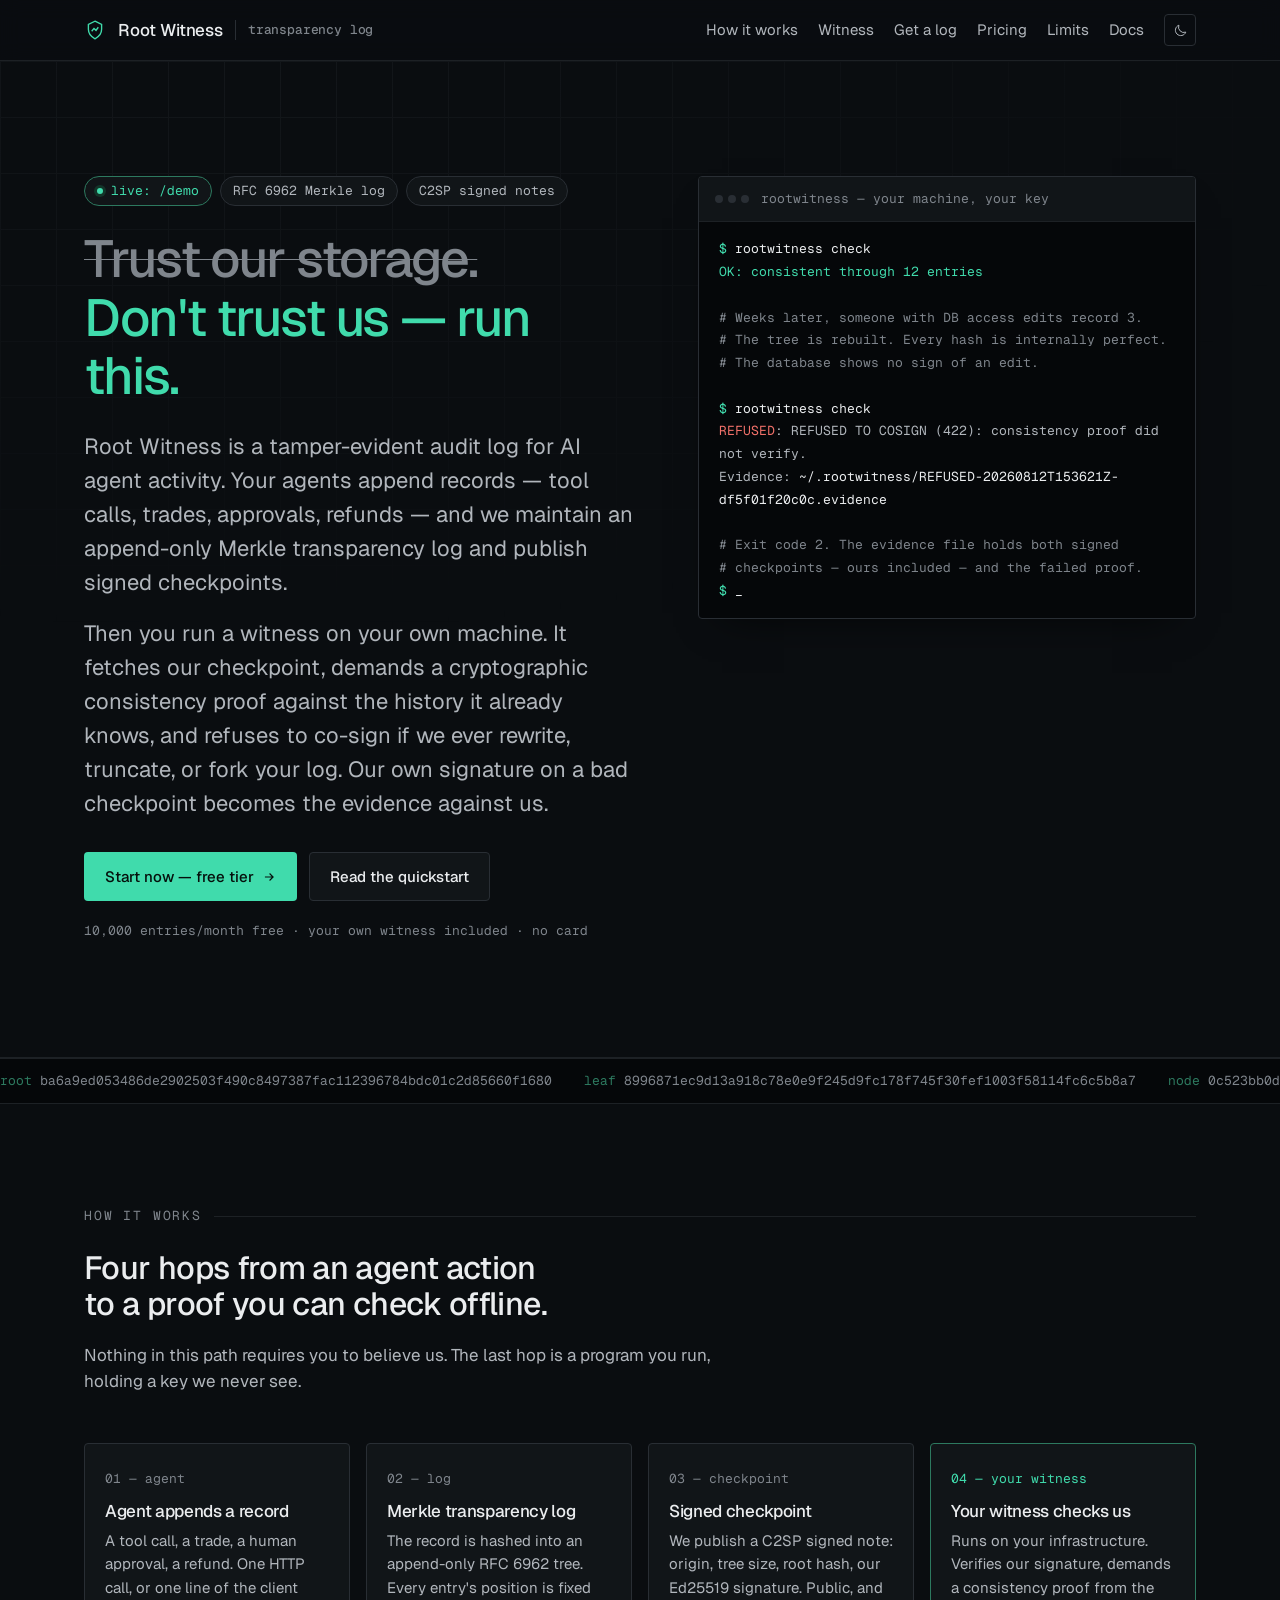
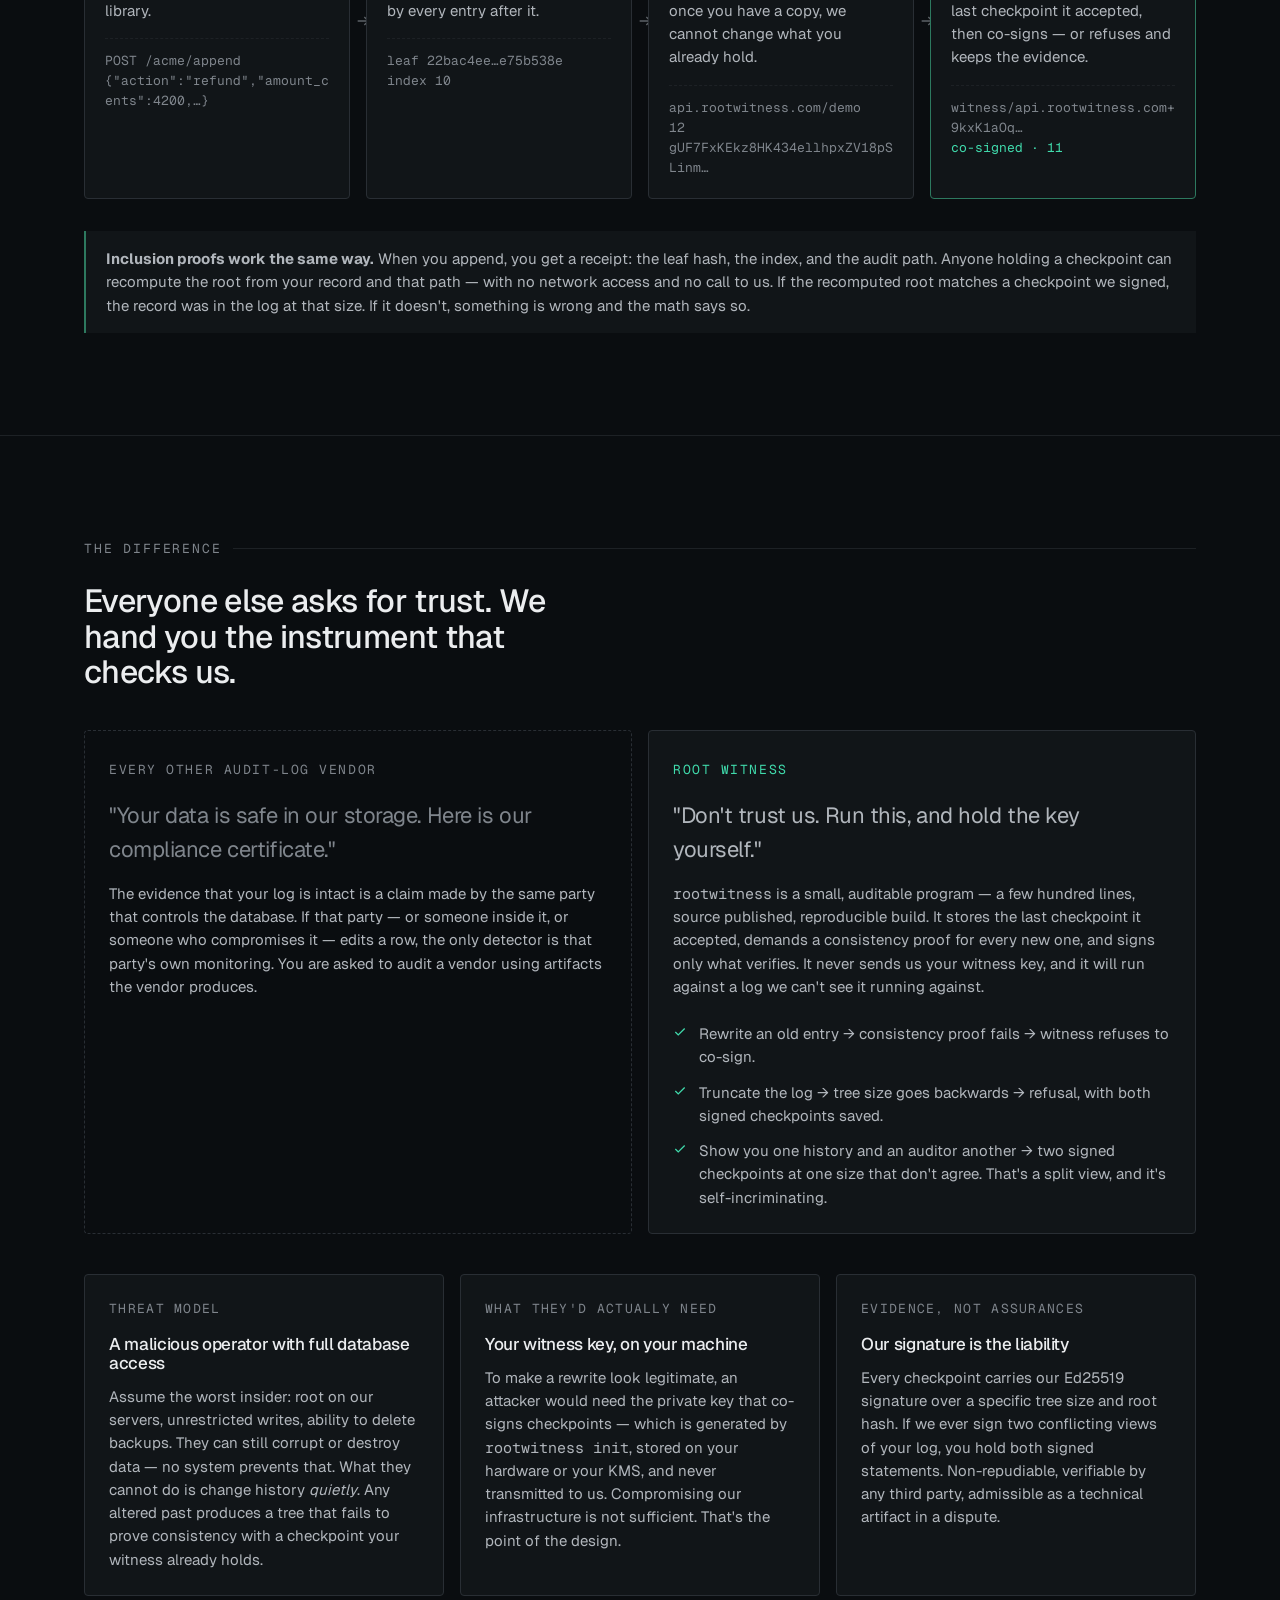
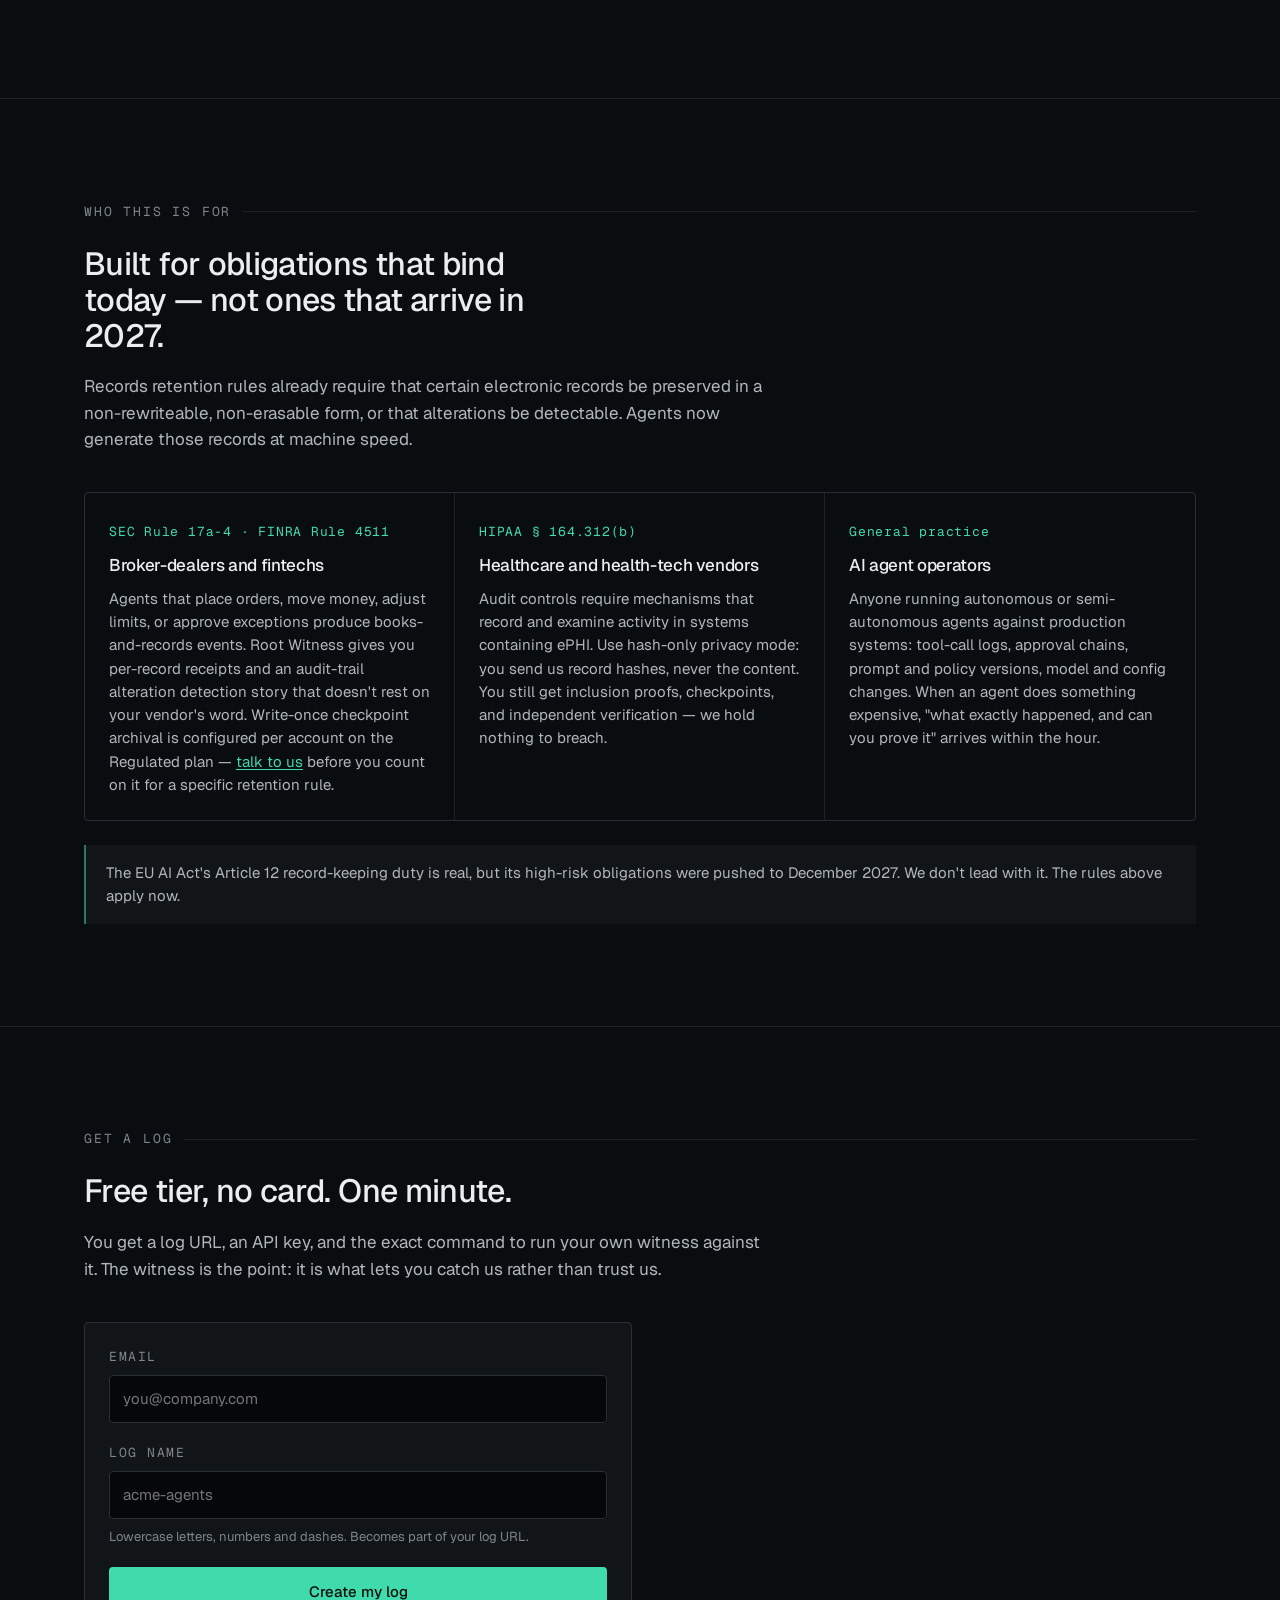
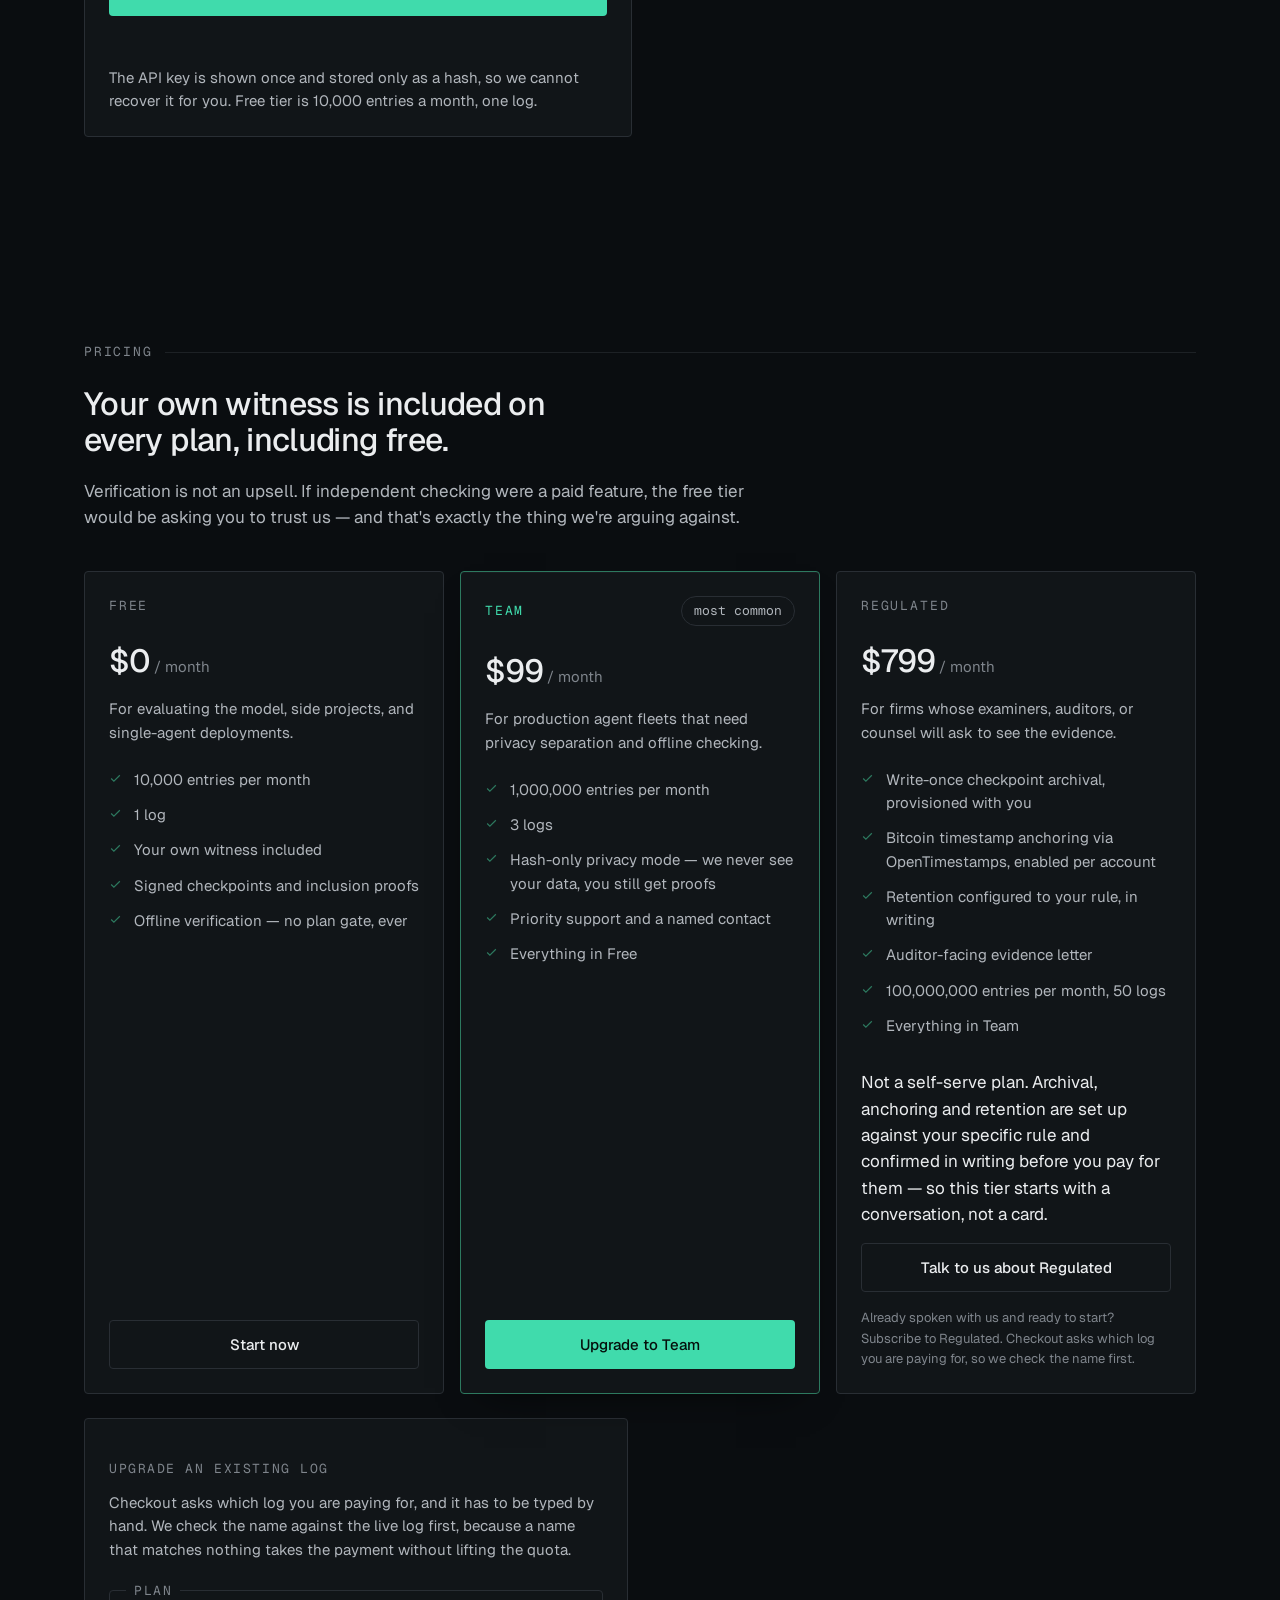
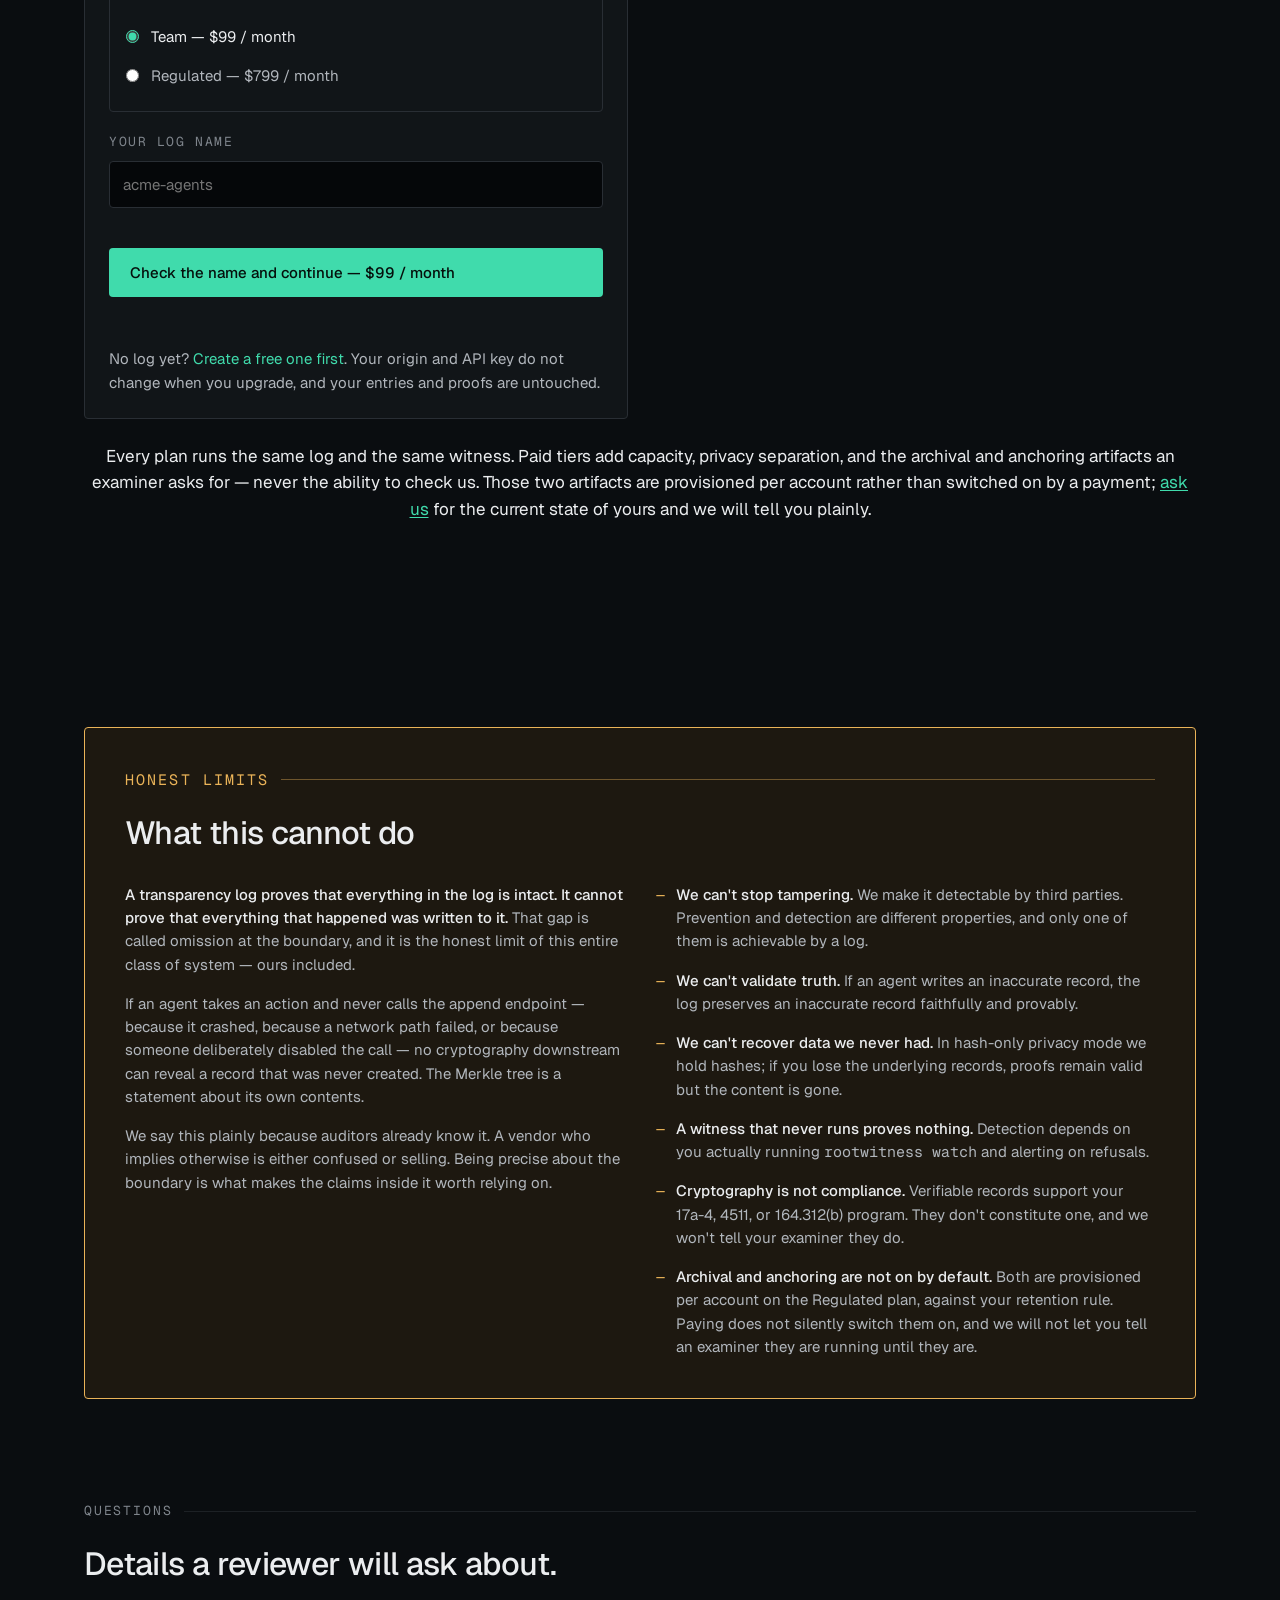
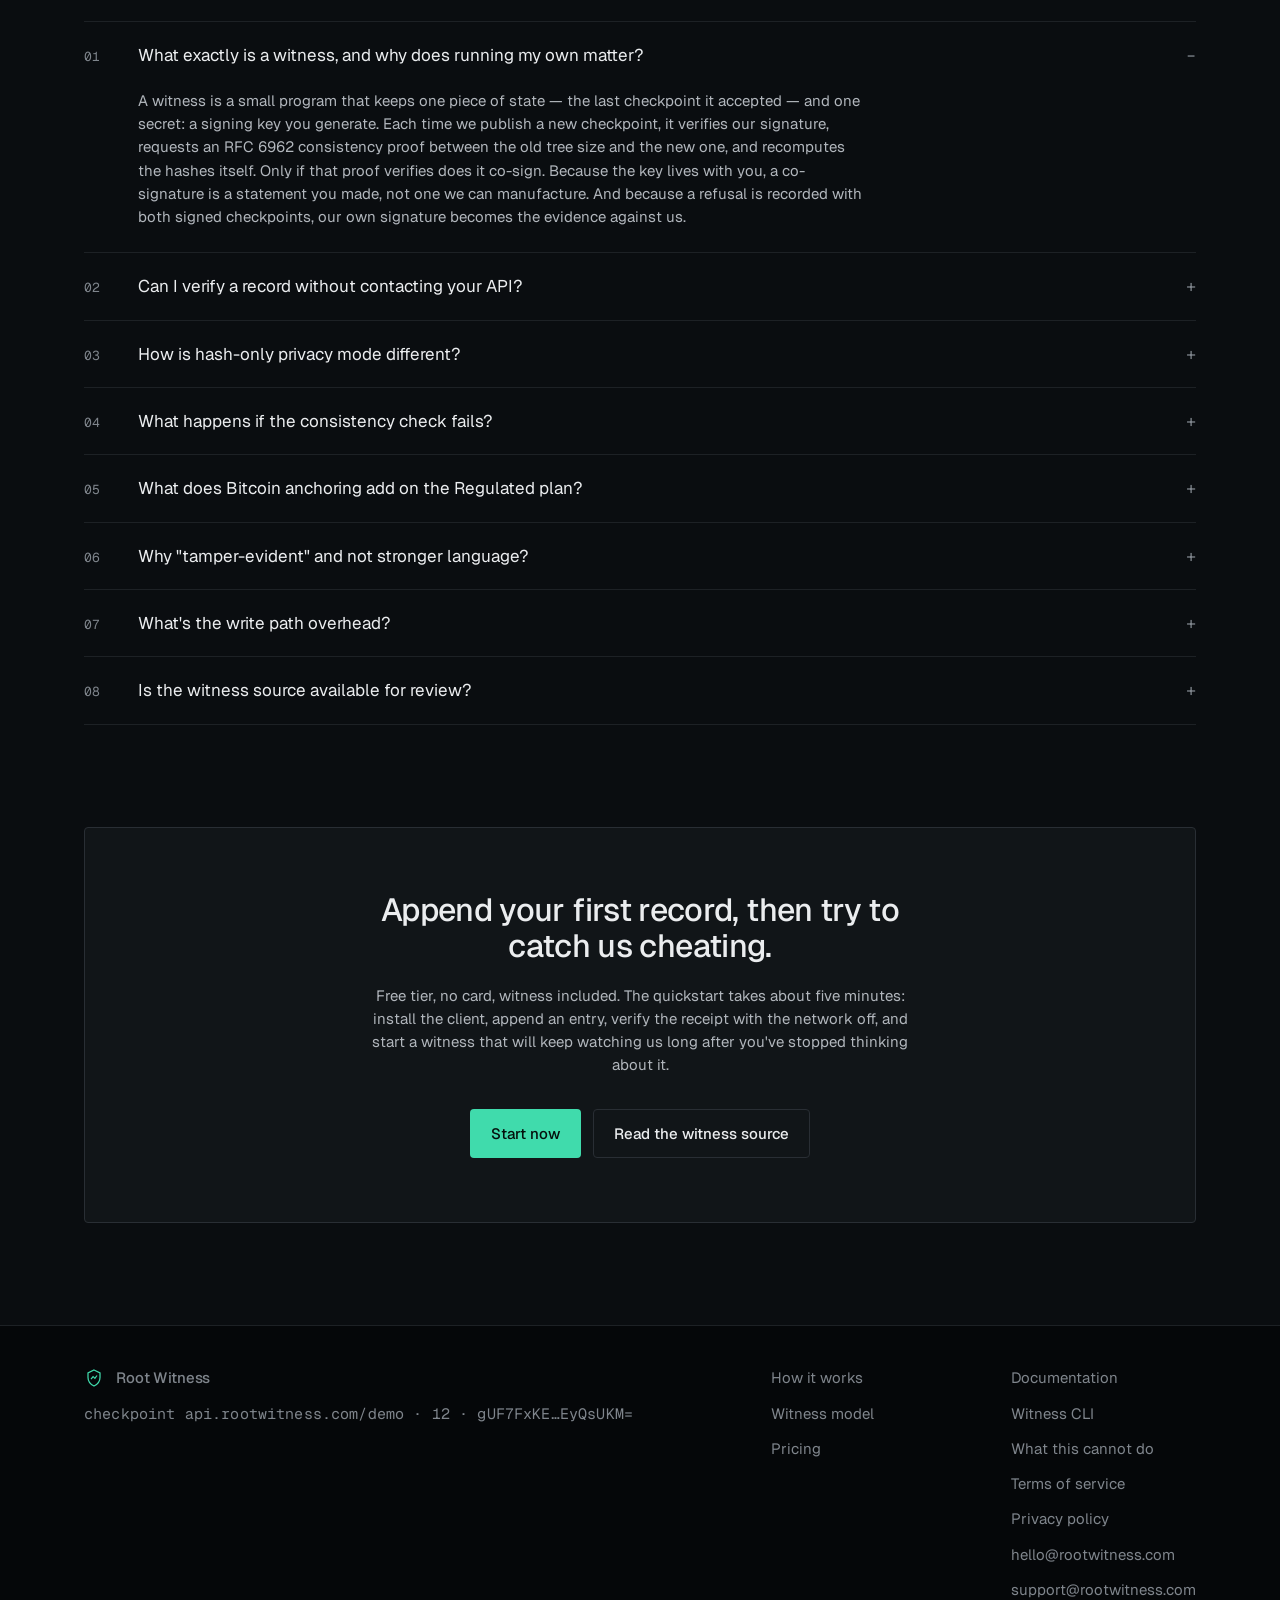
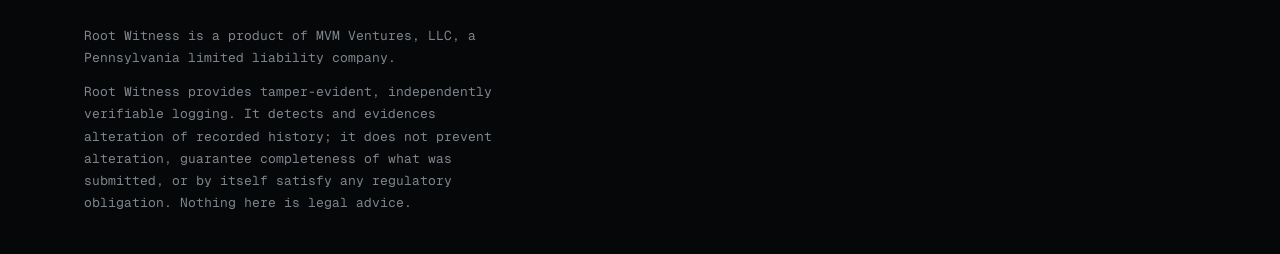
<file: index.html>
<!DOCTYPE html>
<html lang="en" data-theme="dark">
<head>
<meta charset="utf-8">
<meta name="viewport" content="width=device-width, initial-scale=1">
<title>Root Witness — tamper-evident audit log for AI agent activity</title>
<meta name="description" content="An RFC 6962 Merkle transparency log for AI agent activity, with C2SP signed-note checkpoints and inclusion proofs you can verify offline. Run your own witness: don't trust us — check us.">
<link rel="preconnect" href="https://fonts.googleapis.com">
<link rel="preconnect" href="https://fonts.gstatic.com" crossorigin>
<link href="https://fonts.googleapis.com/css2?family=Geist+Mono:wght@400;500&family=Geist:wght@300;400;500;600&display=swap" rel="stylesheet">
<link rel="icon" href="data:image/svg+xml,%3Csvg xmlns='http://www.w3.org/2000/svg' viewBox='0 0 24 24' fill='none' stroke='%2334d0a8' stroke-width='1.6'%3E%3Cpath d='M12 2.6l7 3.4v5.4c0 4.3-2.9 8-7 10.1-4.1-2.1-7-5.8-7-10.1V6z'/%3E%3Cpath d='M12 9.2v5.6M9.2 12h5.6'/%3E%3C/svg%3E">
<link rel="stylesheet" href="./base.css">
<link rel="stylesheet" href="./style.css">
</head>
<body>

<header class="site">
  <div class="wrap nav">
    <a class="brand" href="./index.html" aria-label="Root Witness — home">
      <svg width="22" height="22" viewBox="0 0 24 24" fill="none" stroke="currentColor" stroke-width="1.5" aria-hidden="true">
        <path d="M12 2.4l7.2 3.4v5.5c0 4.4-3 8.2-7.2 10.3C7.8 19.5 4.8 15.7 4.8 11.3V5.8z"/>
        <path d="M8.4 13.4l2.5-3.1 2.2 2.1 2.5-3.4"/>
      </svg>
      <span>Root&nbsp;Witness</span>
      <span class="sub">transparency log</span>
    </a>
    <nav class="nav-links">
      <a href="#how" class="hide-sm">How it works</a>
      <a href="#witness" class="hide-sm">Witness</a>
      <a href="#signup">Get a log</a>
      <a href="#pricing">Pricing</a>
      <a href="#limits" class="hide-sm">Limits</a>
      <a href="./docs.html">Docs</a>
      <button class="icon-btn" id="theme" aria-label="Toggle color theme">
        <svg width="15" height="15" viewBox="0 0 24 24" fill="none" stroke="currentColor" stroke-width="1.6" aria-hidden="true"><path d="M20.5 14.6A8.6 8.6 0 019.4 3.5a8.6 8.6 0 1011.1 11.1z"/></svg>
      </button>
    </nav>
  </div>
</header>

<main>

<!-- ============ HERO ============ -->
<section class="hero" style="padding-block:0">
  <div class="wrap">
    <div class="hero-grid">
      <div>
        <div class="tagbar">
          <span class="tag live"><i class="dot"></i>live: /demo</span>
          <span class="tag">RFC 6962 Merkle log</span>
          <span class="tag">C2SP signed notes</span>
        </div>
        <h1 class="hero-h"><span class="strike">Trust our storage.</span><br><em>Don't trust us — run this.</em></h1>
        <p class="lede">
          Root Witness is a tamper-evident audit log for AI agent activity. Your agents append
          records — tool calls, trades, approvals, refunds — and we maintain an append-only
          Merkle transparency log and publish signed checkpoints.
        </p>
        <p class="lede" style="margin-top:var(--space-4)">
          Then you run a witness on your own machine. It fetches our checkpoint, demands a
          cryptographic consistency proof against the history it already knows, and refuses to
          co-sign if we ever rewrite, truncate, or fork your log. Our own signature on a bad
          checkpoint becomes the evidence against us.
        </p>
        <div class="cta-row">
          <a class="btn btn-primary" href="#signup">Start now — free tier
            <svg width="14" height="14" viewBox="0 0 24 24" fill="none" stroke="currentColor" stroke-width="2" aria-hidden="true"><path d="M5 12h14M13 6l6 6-6 6"/></svg>
          </a>
          <a class="btn btn-ghost" href="./docs.html">Read the quickstart</a>
        </div>
        <p class="microcopy">10,000 entries/month free · your own witness included · no card</p>
      </div>

      <div class="term" role="img" aria-label="Terminal output: rootwitness verifies a consistency proof and accepts, then later detects an altered history, refuses, and writes an evidence file containing both signed checkpoints.">
<div class="term-bar"><span class="lights"><i></i><i></i><i></i></span> rootwitness &mdash; your machine, your key</div>
<div class="term-body"><span class="p">$</span> <span class="k">rootwitness check</span>
<span class="ok">OK: consistent through 12 entries</span>

<span class="c"># Weeks later, someone with DB access edits record 3.</span>
<span class="c"># The tree is rebuilt. Every hash is internally perfect.</span>
<span class="c"># The database shows no sign of an edit.</span>

<span class="p">$</span> <span class="k">rootwitness check</span>
<span class="d">REFUSED</span>: REFUSED TO COSIGN (422): consistency proof did not verify.
Evidence: <span class="k">~/.rootwitness/REFUSED-20260812T153621Z-df5f01f20c0c.evidence</span>

<span class="c"># Exit code 2. The evidence file holds both signed</span>
<span class="c"># checkpoints &mdash; ours included &mdash; and the failed proof.</span>
<span class="p">$</span> <span class="k">_</span></div>
      </div>
    </div>
  </div>
</section>

<!-- hash texture ticker -->
<div class="ticker" aria-hidden="true">
  <div class="ticker-track">
    <span><b>root</b> ba6a9ed053486de2902503f490c8497387fac112396784bdc01c2d85660f1680</span>
    <span><b>leaf</b> 8996871ec9d13a918c78e0e9f245d9fc178f745f30fef1003f58114fc6c5b8a7</span>
    <span><b>node</b> 0c523bb0d2b6324ef12b75063aae8a8eb1d130322ff3ce8dade64215968541b0</span>
    <span><b>root</b> ba6a9ed053486de2902503f490c8497387fac112396784bdc01c2d85660f1680</span>
    <span><b>leaf</b> 22bac4eeef078d842a3126924b6ad8e89f0a8bed1c809baa7c05dd84e75b538e</span>
    <span><b>node</b> de1da19949a642690abef7819c9aee542625c16c62e15843312b3c9f345b9550</span>
    <span><b>root</b> ba6a9ed053486de2902503f490c8497387fac112396784bdc01c2d85660f1680</span>
    <span><b>leaf</b> 8996871ec9d13a918c78e0e9f245d9fc178f745f30fef1003f58114fc6c5b8a7</span>
    <span><b>node</b> 0c523bb0d2b6324ef12b75063aae8a8eb1d130322ff3ce8dade64215968541b0</span>
    <span><b>root</b> ba6a9ed053486de2902503f490c8497387fac112396784bdc01c2d85660f1680</span>
    <span><b>leaf</b> 22bac4eeef078d842a3126924b6ad8e89f0a8bed1c809baa7c05dd84e75b538e</span>
    <span><b>node</b> de1da19949a642690abef7819c9aee542625c16c62e15843312b3c9f345b9550</span>
  </div>
</div>

<!-- ============ HOW IT WORKS ============ -->
<section id="how">
  <div class="wrap">
    <p class="eyebrow">How it works</p>
    <h2 class="sec">Four hops from an agent action to a proof you can check offline.</h2>
    <p class="lede" style="margin-top:var(--space-5)">
      Nothing in this path requires you to believe us. The last hop is a program you run, holding a
      key we never see.
    </p>

    <div class="flow">
      <div class="node">
        <span class="n">01 — agent</span>
        <svg class="arrow" viewBox="0 0 24 24" fill="none" stroke="currentColor" stroke-width="2" aria-hidden="true"><path d="M4 12h16M14 6l6 6-6 6"/></svg>
        <h3>Agent appends a record</h3>
        <p>A tool call, a trade, a human approval, a refund. One HTTP call, or one line of the client library.</p>
        <div class="payload">POST /acme/append<br>{"action":"refund","amount_cents":4200,…}</div>
      </div>
      <div class="node">
        <span class="n">02 — log</span>
        <svg class="arrow" viewBox="0 0 24 24" fill="none" stroke="currentColor" stroke-width="2" aria-hidden="true"><path d="M4 12h16M14 6l6 6-6 6"/></svg>
        <h3>Merkle transparency log</h3>
        <p>The record is hashed into an append-only RFC 6962 tree. Every entry's position is fixed by every entry after it.</p>
        <div class="payload">leaf 22bac4ee…e75b538e<br>index 10</div>
      </div>
      <div class="node">
        <span class="n">03 — checkpoint</span>
        <svg class="arrow" viewBox="0 0 24 24" fill="none" stroke="currentColor" stroke-width="2" aria-hidden="true"><path d="M4 12h16M14 6l6 6-6 6"/></svg>
        <h3>Signed checkpoint</h3>
        <p>We publish a C2SP signed note: origin, tree size, root hash, our Ed25519 signature. Public, and once you have a copy, we cannot change what you already hold.</p>
        <div class="payload">api.rootwitness.com/demo<br>12<br>gUF7FxKEkz8HK434ellhpxZV18pSLinm…</div>
      </div>
      <div class="node terminal-node">
        <span class="n">04 — your witness</span>
        <h3>Your witness checks us</h3>
        <p>Runs on your infrastructure. Verifies our signature, demands a consistency proof from the last checkpoint it accepted, then co-signs — or refuses and keeps the evidence.</p>
        <div class="payload">witness/api.rootwitness.com+9kxK1aOq…<br><span class="ok">co-signed · 11</span></div>
      </div>
    </div>

    <p class="flow-note">
      <strong>Inclusion proofs work the same way.</strong> When you append, you get a receipt: the leaf hash,
      the index, and the audit path. Anyone holding a checkpoint can recompute the root from your record
      and that path — with no network access and no call to us. If the recomputed root matches a checkpoint
      we signed, the record was in the log at that size. If it doesn't, something is wrong and the math says so.
    </p>
  </div>
</section>

<hr class="rule">

<!-- ============ DIFFERENTIATOR ============ -->
<section id="witness">
  <div class="wrap">
    <p class="eyebrow">The difference</p>
    <h2 class="sec">Everyone else asks for trust. We hand you the instrument that checks us.</h2>

    <div class="contrast">
      <div class="panel them">
        <span class="label">Every other audit-log vendor</span>
        <p class="claim">"Your data is safe in our storage. Here is our compliance certificate."</p>
        <p>
          The evidence that your log is intact is a claim made by the same party that controls the
          database. If that party — or someone inside it, or someone who compromises it — edits a row,
          the only detector is that party's own monitoring. You are asked to audit a vendor using
          artifacts the vendor produces.
        </p>
      </div>
      <div class="panel us">
        <span class="label">Root Witness</span>
        <p class="claim">"Don't trust us. Run this, and hold the key yourself."</p>
        <p>
          <code class="mono">rootwitness</code> is a small, auditable program — a few hundred lines,
          source published, reproducible build. It stores the last checkpoint it accepted, demands a
          consistency proof for every new one, and signs only what verifies. It never sends us your
          witness key, and it will run against a log we can't see it running against.
        </p>
        <ul class="checklist">
          <li><svg width="14" height="14" viewBox="0 0 24 24" fill="none" stroke="currentColor" stroke-width="2.2" aria-hidden="true"><path d="M20 6L9 17l-5-5"/></svg><span>Rewrite an old entry → consistency proof fails → witness refuses to co-sign.</span></li>
          <li><svg width="14" height="14" viewBox="0 0 24 24" fill="none" stroke="currentColor" stroke-width="2.2" aria-hidden="true"><path d="M20 6L9 17l-5-5"/></svg><span>Truncate the log → tree size goes backwards → refusal, with both signed checkpoints saved.</span></li>
          <li><svg width="14" height="14" viewBox="0 0 24 24" fill="none" stroke="currentColor" stroke-width="2.2" aria-hidden="true"><path d="M20 6L9 17l-5-5"/></svg><span>Show you one history and an auditor another → two signed checkpoints at one size that don't agree. That's a split view, and it's self-incriminating.</span></li>
        </ul>
      </div>
    </div>

    <div class="cards3">
      <div class="card">
        <span class="kicker">Threat model</span>
        <h3>A malicious operator with full database access</h3>
        <p>
          Assume the worst insider: root on our servers, unrestricted writes, ability to delete backups.
          They can still corrupt or destroy data — no system prevents that. What they cannot do is change
          history <em>quietly</em>. Any altered past produces a tree that fails to prove consistency with a
          checkpoint your witness already holds.
        </p>
      </div>
      <div class="card">
        <span class="kicker">What they'd actually need</span>
        <h3>Your witness key, on your machine</h3>
        <p>
          To make a rewrite look legitimate, an attacker would need the private key that co-signs
          checkpoints — which is generated by <code class="mono">rootwitness init</code>, stored on your
          hardware or your KMS, and never transmitted to us. Compromising our infrastructure is not
          sufficient. That's the point of the design.
        </p>
      </div>
      <div class="card">
        <span class="kicker">Evidence, not assurances</span>
        <h3>Our signature is the liability</h3>
        <p>
          Every checkpoint carries our Ed25519 signature over a specific tree size and root hash. If we ever
          sign two conflicting views of your log, you hold both signed statements. Non-repudiable, verifiable
          by any third party, admissible as a technical artifact in a dispute.
        </p>
      </div>
    </div>
  </div>
</section>

<hr class="rule">

<!-- ============ AUDIENCE ============ -->
<section id="who">
  <div class="wrap">
    <p class="eyebrow">Who this is for</p>
    <h2 class="sec">Built for obligations that bind today — not ones that arrive in 2027.</h2>
    <p class="lede" style="margin-top:var(--space-5)">
      Records retention rules already require that certain electronic records be preserved in a
      non-rewriteable, non-erasable form, or that alterations be detectable. Agents now generate those
      records at machine speed.
    </p>

    <div class="aud">
      <div>
        <span class="reg">SEC Rule 17a-4 · FINRA Rule 4511</span>
        <h3>Broker-dealers and fintechs</h3>
        <p>
          Agents that place orders, move money, adjust limits, or approve exceptions produce books-and-records
          events. Root Witness gives you per-record receipts and an audit-trail alteration detection story that
          doesn't rest on your vendor's word. Write-once checkpoint archival is configured per account on the
          Regulated plan — <a href="mailto:hello@rootwitness.com?subject=Write-once%20archival%20and%20my%20retention%20rule">talk to us</a> before you count on it for a specific retention rule.
        </p>
      </div>
      <div>
        <span class="reg">HIPAA § 164.312(b)</span>
        <h3>Healthcare and health-tech vendors</h3>
        <p>
          Audit controls require mechanisms that record and examine activity in systems containing ePHI.
          Use hash-only privacy mode: you send us record hashes, never the content. You still get inclusion
          proofs, checkpoints, and independent verification — we hold nothing to breach.
        </p>
      </div>
      <div>
        <span class="reg">General practice</span>
        <h3>AI agent operators</h3>
        <p>
          Anyone running autonomous or semi-autonomous agents against production systems: tool-call logs,
          approval chains, prompt and policy versions, model and config changes. When an agent does something
          expensive, "what exactly happened, and can you prove it" arrives within the hour.
        </p>
      </div>
    </div>

    <p class="flow-note" style="margin-top:var(--space-6)">
      The EU AI Act's Article 12 record-keeping duty is real, but its high-risk obligations were pushed to
      December 2027. We don't lead with it. The rules above apply now.
    </p>
  </div>
</section>

<hr class="rule">

<!-- ============ PRICING ============ -->
<section id="signup">
  <div class="wrap">
    <p class="eyebrow">Get a log</p>
    <h2 class="sec">Free tier, no card. One minute.</h2>
    <p class="lede" style="margin-top:var(--space-5)">
      You get a log URL, an API key, and the exact command to run your own
      witness against it. The witness is the point: it is what lets you catch us
      rather than trust us.
    </p>

    <div class="signup-grid">
      <form id="signup-form" class="panel" novalidate>
        <label class="fld">
          <span>Email</span>
          <input type="email" id="su-email" name="email" required
                 autocomplete="email" placeholder="you@company.com">
        </label>
        <label class="fld">
          <span>Log name</span>
          <input type="text" id="su-log" name="log_name" required
                 pattern="[a-z0-9][a-z0-9-]{1,30}[a-z0-9]"
                 placeholder="acme-agents" autocapitalize="off" spellcheck="false">
          <small>Lowercase letters, numbers and dashes. Becomes part of your log URL.</small>
        </label>
        <button class="btn btn-primary" type="submit" id="su-go">Create my log</button>
        <p class="su-msg" id="su-msg" role="status" aria-live="polite"></p>
        <p class="su-fine">
          The API key is shown once and stored only as a hash, so we cannot
          recover it for you. Free tier is 10,000 entries a month, one log.
        </p>
      </form>

      <div class="panel su-out" id="su-out" hidden>
        <p class="label">Your log</p>
        <p class="hash" id="out-origin"></p>

        <p class="label" style="margin-top:var(--space-6)">API key — shown once</p>
        <p class="hash" id="out-key"></p>

        <p class="label" style="margin-top:var(--space-6)">Run your own witness</p>
        <pre class="su-pre" id="out-cmd"></pre>
        <p class="su-fine">
          Save both lines somewhere before you close this. The witness stores the
          last checkpoint it accepted; if we ever serve a history that
          contradicts it, the witness refuses and writes you an evidence file
          containing both signed statements.
        </p>
      </div>
    </div>
  </div>
</section>

<section id="pricing">
  <div class="wrap">
    <p class="eyebrow">Pricing</p>
    <h2 class="sec">Your own witness is included on every plan, including free.</h2>
    <p class="lede" style="margin-top:var(--space-5)">
      Verification is not an upsell. If independent checking were a paid feature, the free tier would be
      asking you to trust us — and that's exactly the thing we're arguing against.
    </p>

    <div class="pricing">
      <div class="plan">
        <span class="pname">Free</span>
        <p class="price">$0<small> / month</small></p>
        <p class="pdesc">For evaluating the model, side projects, and single-agent deployments.</p>
        <ul>
          <li><svg width="13" height="13" viewBox="0 0 24 24" fill="none" stroke="currentColor" stroke-width="2.2" aria-hidden="true"><path d="M20 6L9 17l-5-5"/></svg><span>10,000 entries per month</span></li>
          <li><svg width="13" height="13" viewBox="0 0 24 24" fill="none" stroke="currentColor" stroke-width="2.2" aria-hidden="true"><path d="M20 6L9 17l-5-5"/></svg><span>1 log</span></li>
          <li><svg width="13" height="13" viewBox="0 0 24 24" fill="none" stroke="currentColor" stroke-width="2.2" aria-hidden="true"><path d="M20 6L9 17l-5-5"/></svg><span>Your own witness included</span></li>
          <li><svg width="13" height="13" viewBox="0 0 24 24" fill="none" stroke="currentColor" stroke-width="2.2" aria-hidden="true"><path d="M20 6L9 17l-5-5"/></svg><span>Signed checkpoints and inclusion proofs</span></li>
          <li><svg width="13" height="13" viewBox="0 0 24 24" fill="none" stroke="currentColor" stroke-width="2.2" aria-hidden="true"><path d="M20 6L9 17l-5-5"/></svg><span>Offline verification — no plan gate, ever</span></li>
        </ul>
        <a class="btn btn-ghost" href="#signup">Start now</a>
      </div>

      <div class="plan featured">
        <span class="pname">Team <span class="tag" style="text-transform:none;letter-spacing:0">most common</span></span>
        <p class="price">$99<small> / month</small></p>
        <p class="pdesc">For production agent fleets that need privacy separation and offline checking.</p>
        <ul>
          <li><svg width="13" height="13" viewBox="0 0 24 24" fill="none" stroke="currentColor" stroke-width="2.2" aria-hidden="true"><path d="M20 6L9 17l-5-5"/></svg><span>1,000,000 entries per month</span></li>
          <li><svg width="13" height="13" viewBox="0 0 24 24" fill="none" stroke="currentColor" stroke-width="2.2" aria-hidden="true"><path d="M20 6L9 17l-5-5"/></svg><span>3 logs</span></li>
          <li><svg width="13" height="13" viewBox="0 0 24 24" fill="none" stroke="currentColor" stroke-width="2.2" aria-hidden="true"><path d="M20 6L9 17l-5-5"/></svg><span>Hash-only privacy mode — we never see your data, you still get proofs</span></li>
          <li><svg width="13" height="13" viewBox="0 0 24 24" fill="none" stroke="currentColor" stroke-width="2.2" aria-hidden="true"><path d="M20 6L9 17l-5-5"/></svg><span>Priority support and a named contact</span></li>
          <li><svg width="13" height="13" viewBox="0 0 24 24" fill="none" stroke="currentColor" stroke-width="2.2" aria-hidden="true"><path d="M20 6L9 17l-5-5"/></svg><span>Everything in Free</span></li>
        </ul>
        <a class="btn btn-primary" href="#upgrade">Upgrade to Team</a>
      </div>

      <div class="plan">
        <span class="pname">Regulated</span>
        <p class="price">$799<small> / month</small></p>
        <p class="pdesc">For firms whose examiners, auditors, or counsel will ask to see the evidence.</p>
        <ul>
          <li><svg width="13" height="13" viewBox="0 0 24 24" fill="none" stroke="currentColor" stroke-width="2.2" aria-hidden="true"><path d="M20 6L9 17l-5-5"/></svg><span>Write-once checkpoint archival, provisioned with you</span></li>
          <li><svg width="13" height="13" viewBox="0 0 24 24" fill="none" stroke="currentColor" stroke-width="2.2" aria-hidden="true"><path d="M20 6L9 17l-5-5"/></svg><span>Bitcoin timestamp anchoring via OpenTimestamps, enabled per account</span></li>
          <li><svg width="13" height="13" viewBox="0 0 24 24" fill="none" stroke="currentColor" stroke-width="2.2" aria-hidden="true"><path d="M20 6L9 17l-5-5"/></svg><span>Retention configured to your rule, in writing</span></li>
          <li><svg width="13" height="13" viewBox="0 0 24 24" fill="none" stroke="currentColor" stroke-width="2.2" aria-hidden="true"><path d="M20 6L9 17l-5-5"/></svg><span>Auditor-facing evidence letter</span></li>
          <li><svg width="13" height="13" viewBox="0 0 24 24" fill="none" stroke="currentColor" stroke-width="2.2" aria-hidden="true"><path d="M20 6L9 17l-5-5"/></svg><span>100,000,000 entries per month, 50 logs</span></li>
          <li><svg width="13" height="13" viewBox="0 0 24 24" fill="none" stroke="currentColor" stroke-width="2.2" aria-hidden="true"><path d="M20 6L9 17l-5-5"/></svg><span>Everything in Team</span></li>
        </ul>
        <p class="microcopy" style="margin:0 0 var(--space-4)">
          Not a self-serve plan. Archival, anchoring and retention are set up against your specific rule and
          confirmed in writing before you pay for them — so this tier starts with a conversation, not a card.
        </p>
        <a class="btn btn-ghost" href="mailto:hello@rootwitness.com?subject=Regulated%20plan%20enquiry&amp;body=Which%20retention%20rule%20are%20you%20working%20to%3F%20Roughly%20how%20many%20records%20per%20month%3F%0A%0A">Talk to us about Regulated</a>
        <p class="su-fine" style="margin-top:var(--space-4)">
          Already spoken with us and ready to start?
          <a href="#upgrade" id="reg-jump">Subscribe to Regulated</a>.
          Checkout asks which log you are paying for, so we check the name first.
        </p>
      </div>
    </div>

    <div class="panel upgrade" id="upgrade">
      <p class="label">Upgrade an existing log</p>
      <p class="su-fine" style="margin-top:var(--space-3)">
        Checkout asks which log you are paying for, and it has to be typed by hand. We check the name
        against the live log first, because a name that matches nothing takes the payment without
        lifting the quota.
      </p>
      <form id="upgrade-form" novalidate>
        <fieldset class="tierpick" id="up-tier">
          <legend>Plan</legend>
          <label><input type="radio" name="tier" value="team" checked><span>Team &mdash; $99 / month</span></label>
          <label><input type="radio" name="tier" value="regulated"><span>Regulated &mdash; $799 / month</span></label>
        </fieldset>
        <p class="su-fine" id="up-regnote" hidden>
          Regulated is set up against your retention rule before it is useful to you. If you have not
          spoken to us yet, <a href="mailto:hello@rootwitness.com?subject=Regulated%20plan%20enquiry">start there</a>
          rather than here — paying first does not switch archival or anchoring on.
        </p>
        <label class="fld">
          <span>Your log name</span>
          <input type="text" id="up-log" name="log_name" required
                 pattern="[a-z0-9][a-z0-9-]{1,30}[a-z0-9]"
                 placeholder="acme-agents" autocapitalize="off" spellcheck="false">
        </label>
        <button class="btn btn-primary" type="submit" id="up-go">Check the name and continue &mdash; $99 / month</button>
        <p class="su-msg" id="up-msg" role="status" aria-live="polite"></p>
      </form>
      <p class="su-fine">
        No log yet? <a href="#signup">Create a free one first</a>. Your origin and API key do not change
        when you upgrade, and your entries and proofs are untouched.
      </p>
    </div>

    <p class="microcopy" style="margin-top:var(--space-6);text-align:center">
      Every plan runs the same log and the same witness. Paid tiers add capacity, privacy separation, and
      the archival and anchoring artifacts an examiner asks for — never the ability to check us.
      Those two artifacts are provisioned per account rather than switched on by a payment; <a href="mailto:hello@rootwitness.com?subject=Current%20state%20of%20archival%20and%20anchoring">ask us</a> for the
      current state of yours and we will tell you plainly.
    </p>
  </div>
</section>

<!-- ============ LIMITATIONS ============ -->
<section id="limits">
  <div class="wrap">
    <div class="limits">
      <p class="eyebrow">Honest limits</p>
      <h2>What this cannot do</h2>
      <div class="grid2">
        <div>
          <p>
            <strong>A transparency log proves that everything in the log is intact. It cannot prove that
            everything that happened was written to it.</strong> That gap is called omission at the boundary,
            and it is the honest limit of this entire class of system — ours included.
          </p>
          <p>
            If an agent takes an action and never calls the append endpoint — because it crashed, because a
            network path failed, or because someone deliberately disabled the call — no cryptography downstream
            can reveal a record that was never created. The Merkle tree is a statement about its own contents.
          </p>
          <p>
            We say this plainly because auditors already know it. A vendor who implies otherwise is either
            confused or selling. Being precise about the boundary is what makes the claims inside it
            worth relying on.
          </p>
        </div>
        <div>
          <ul>
            <li><strong>We can't stop tampering.</strong> We make it detectable by third parties. Prevention and detection are different properties, and only one of them is achievable by a log.</li>
            <li><strong>We can't validate truth.</strong> If an agent writes an inaccurate record, the log preserves an inaccurate record faithfully and provably.</li>
            <li><strong>We can't recover data we never had.</strong> In hash-only privacy mode we hold hashes; if you lose the underlying records, proofs remain valid but the content is gone.</li>
            <li><strong>A witness that never runs proves nothing.</strong> Detection depends on you actually running <code class="mono">rootwitness watch</code> and alerting on refusals.</li>
            <li><strong>Cryptography is not compliance.</strong> Verifiable records support your 17a-4, 4511, or 164.312(b) program. They don't constitute one, and we won't tell your examiner they do.</li>
            <li><strong>Archival and anchoring are not on by default.</strong> Both are provisioned per account on the Regulated plan, against your retention rule. Paying does not silently switch them on, and we will not let you tell an examiner they are running until they are.</li>
          </ul>
        </div>
      </div>
    </div>
  </div>
</section>

<!-- ============ FAQ ============ -->
<section id="faq" style="padding-top:0">
  <div class="wrap">
    <p class="eyebrow">Questions</p>
    <h2 class="sec">Details a reviewer will ask about.</h2>

    <div class="faq">
      <details open>
        <summary><span class="q">01</span> What exactly is a witness, and why does running my own matter?</summary>
        <p>A witness is a small program that keeps one piece of state — the last checkpoint it accepted — and one secret: a signing key you generate. Each time we publish a new checkpoint, it verifies our signature, requests an RFC 6962 consistency proof between the old tree size and the new one, and recomputes the hashes itself. Only if that proof verifies does it co-sign. Because the key lives with you, a co-signature is a statement you made, not one we can manufacture. And because a refusal is recorded with both signed checkpoints, our own signature becomes the evidence against us.</p>
      </details>
      <details>
        <summary><span class="q">02</span> Can I verify a record without contacting your API?</summary>
        <p>Yes — that's the design goal. An inclusion proof is a leaf hash, an index, a tree size, and an audit path of sibling hashes. Given a checkpoint you already hold, verification is pure local computation: hash the record, walk the path, compare roots. The <code class="mono">rootwitness verify</code> command does this with the network disabled, on every plan including free — auditors can run it on an air-gapped machine, and it needs no account with us at all.</p>
      </details>
      <details>
        <summary><span class="q">03</span> How is hash-only privacy mode different?</summary>
        <p>Your client canonicalizes and hashes the record locally and sends only the digest and non-sensitive metadata. We append the digest. You keep the plaintext in your own systems. Inclusion proofs, checkpoints, consistency proofs, and witness co-signing all work identically, because the log has never needed to read your data — only to hash it.</p>
      </details>
      <details>
        <summary><span class="q">04</span> What happens if the consistency check fails?</summary>
        <p>The witness refuses to co-sign, exits non-zero, and writes an evidence bundle containing both conflicting signed checkpoints, the proof it requested, and the response it received. Wire that exit code into your alerting. Nothing about the failure depends on us cooperating — the artifacts are already on your disk.</p>
      </details>
      <details>
        <summary><span class="q">05</span> What does Bitcoin anchoring add on the Regulated plan?</summary>
        <p>OpenTimestamps commits a checkpoint's root hash into a Bitcoin transaction, producing a timestamp attestation nobody — including us — can backdate. It answers a different question than the witness does: not "is the history consistent" but "did this root hash exist by this date," provable to a third party who has never heard of us. Combined with write-once checkpoint archival, it's the package auditors tend to ask for.</p>
        <p>Two caveats we would rather you heard from us. A freshly submitted attestation is a calendar server's promise, not yet Bitcoin evidence — it becomes evidence once a block confirms, and our tooling reports which of the two you are holding. And anchoring is enabled per account rather than by paying, because the cadence and the retention rule are yours to choose. Ask and we will tell you exactly what is running on your account.</p>
      </details>
      <details>
        <summary><span class="q">06</span> Why "tamper-evident" and not stronger language?</summary>
        <p>Because stronger language would be false. Nothing in software prevents a sufficiently privileged party from altering bytes. What a Merkle transparency log with independent witnesses gives you is that alterations to recorded history become detectable by parties who don't trust the operator, using math they can run themselves. That's a precise claim, and precision is why regulated buyers take it seriously.</p>
      </details>
      <details>
        <summary><span class="q">07</span> What's the write path overhead?</summary>
        <p>The client library batches and returns as soon as the entry is durably queued, with a promise of a receipt at the next tree-head integration; you can also request synchronous receipts. Checkpoints are published on a fixed cadence, so witness verification cost is constant regardless of write volume.</p>
      </details>
      <details>
        <summary><span class="q">08</span> Is the witness source available for review?</summary>
        <p>Yes — <a href="https://github.com/725ttzn82p-beep/rootwitness">github.com/725ttzn82p-beep/rootwitness</a>, Apache&nbsp;2.0. There is no binary to trust: it's a small pure-Python package you install from source and run yourself, four modules totalling a few hundred lines, so a security reviewer can read all of it in an afternoon. A verifier you can't audit would recreate the trust problem one layer down. We don't yet ship a reproducible build or signed release artifacts, because there's nothing compiled to reproduce — if you'd rather pin an exact commit, the repository is the artifact.</p>
      </details>
    </div>
  </div>
</section>

<!-- ============ FINALE ============ -->
<section style="padding-top:0">
  <div class="wrap">
    <div class="finale">
      <h2>Append your first record, then try to catch us cheating.</h2>
      <p>
        Free tier, no card, witness included. The quickstart takes about five minutes: install the client,
        append an entry, verify the receipt with the network off, and start a witness that will keep watching
        us long after you've stopped thinking about it.
      </p>
      <div class="cta-row">
        <a class="btn btn-primary" href="#signup">Start now</a>
        <a class="btn btn-ghost" href="https://github.com/725ttzn82p-beep/rootwitness">Read the witness source</a>
      </div>
    </div>
  </div>
</section>

</main>

<footer class="site">
  <div class="wrap foot">
    <div class="col">
      <a class="brand" href="./index.html" aria-label="Root Witness">
        <svg width="20" height="20" viewBox="0 0 24 24" fill="none" stroke="currentColor" stroke-width="1.5" aria-hidden="true">
          <path d="M12 2.4l7.2 3.4v5.5c0 4.4-3 8.2-7.2 10.3C7.8 19.5 4.8 15.7 4.8 11.3V5.8z"/>
          <path d="M8.4 13.4l2.5-3.1 2.2 2.1 2.5-3.4"/>
        </svg>
        <span>Root Witness</span>
      </a>
      <span class="hash" id="live-checkpoint">checkpoint api.rootwitness.com/demo · 12 · gUF7FxKE…EyQsUKM=</span>
    </div>
    <div class="col">
      <a href="#how">How it works</a>
      <a href="#witness">Witness model</a>
      <a href="#pricing">Pricing</a>
    </div>
    <div class="col">
      <a href="./docs.html">Documentation</a>
      <a href="./docs.html#witness">Witness CLI</a>
      <a href="#limits">What this cannot do</a>
      <a href="./terms.html">Terms of service</a>
      <a href="./privacy.html">Privacy policy</a>
      <a href="mailto:hello@rootwitness.com">hello@rootwitness.com</a>
      <a href="mailto:support@rootwitness.com">support@rootwitness.com</a>
    </div>
    <div class="col" style="max-width:38ch">
      <p class="legal">
        Root Witness is a product of MVM&nbsp;Ventures,&nbsp;LLC, a Pennsylvania limited liability company.
      </p>
      <p class="legal">
        Root Witness provides tamper-evident, independently verifiable logging. It detects and evidences
        alteration of recorded history; it does not prevent alteration, guarantee completeness of what
        was submitted, or by itself satisfy any regulatory obligation. Nothing here is legal advice.
      </p>
    </div>
  </div>
</footer>

<script src="./app.js"></script>
</body>
</html>
</file>
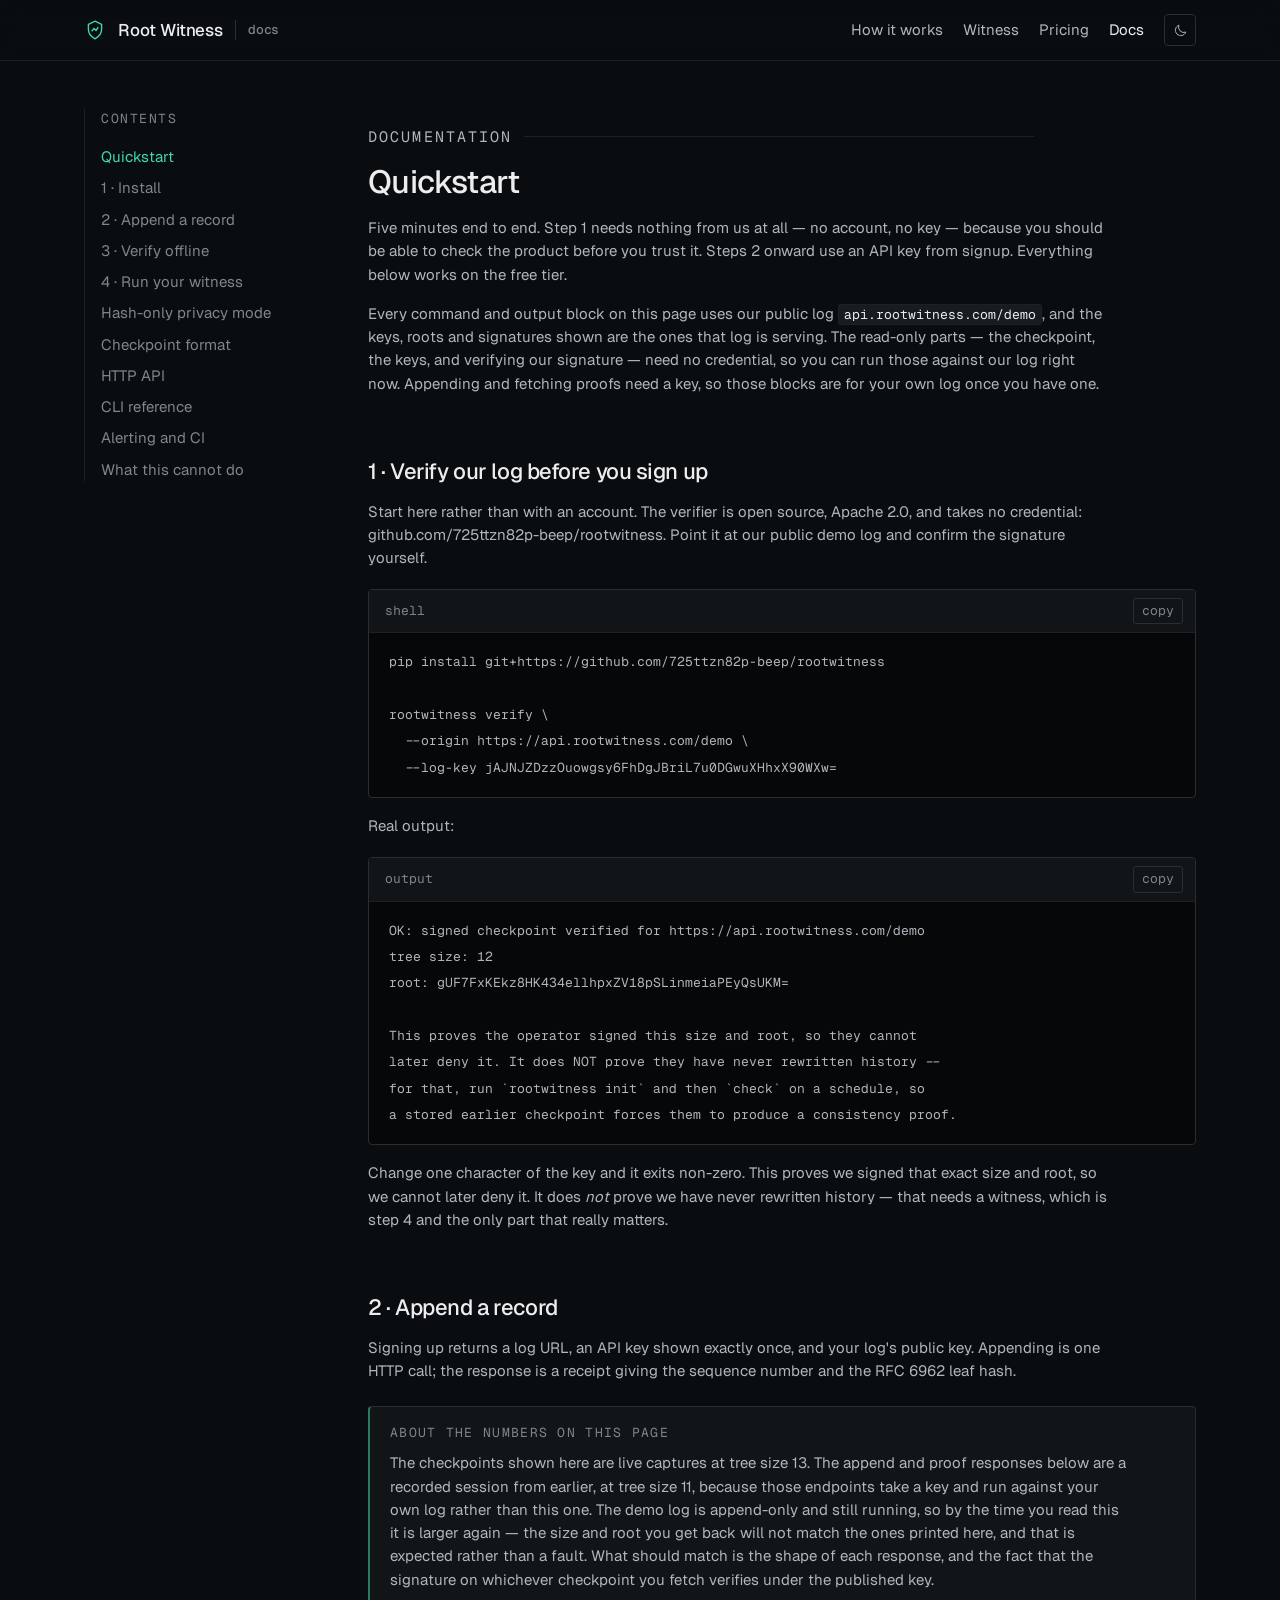
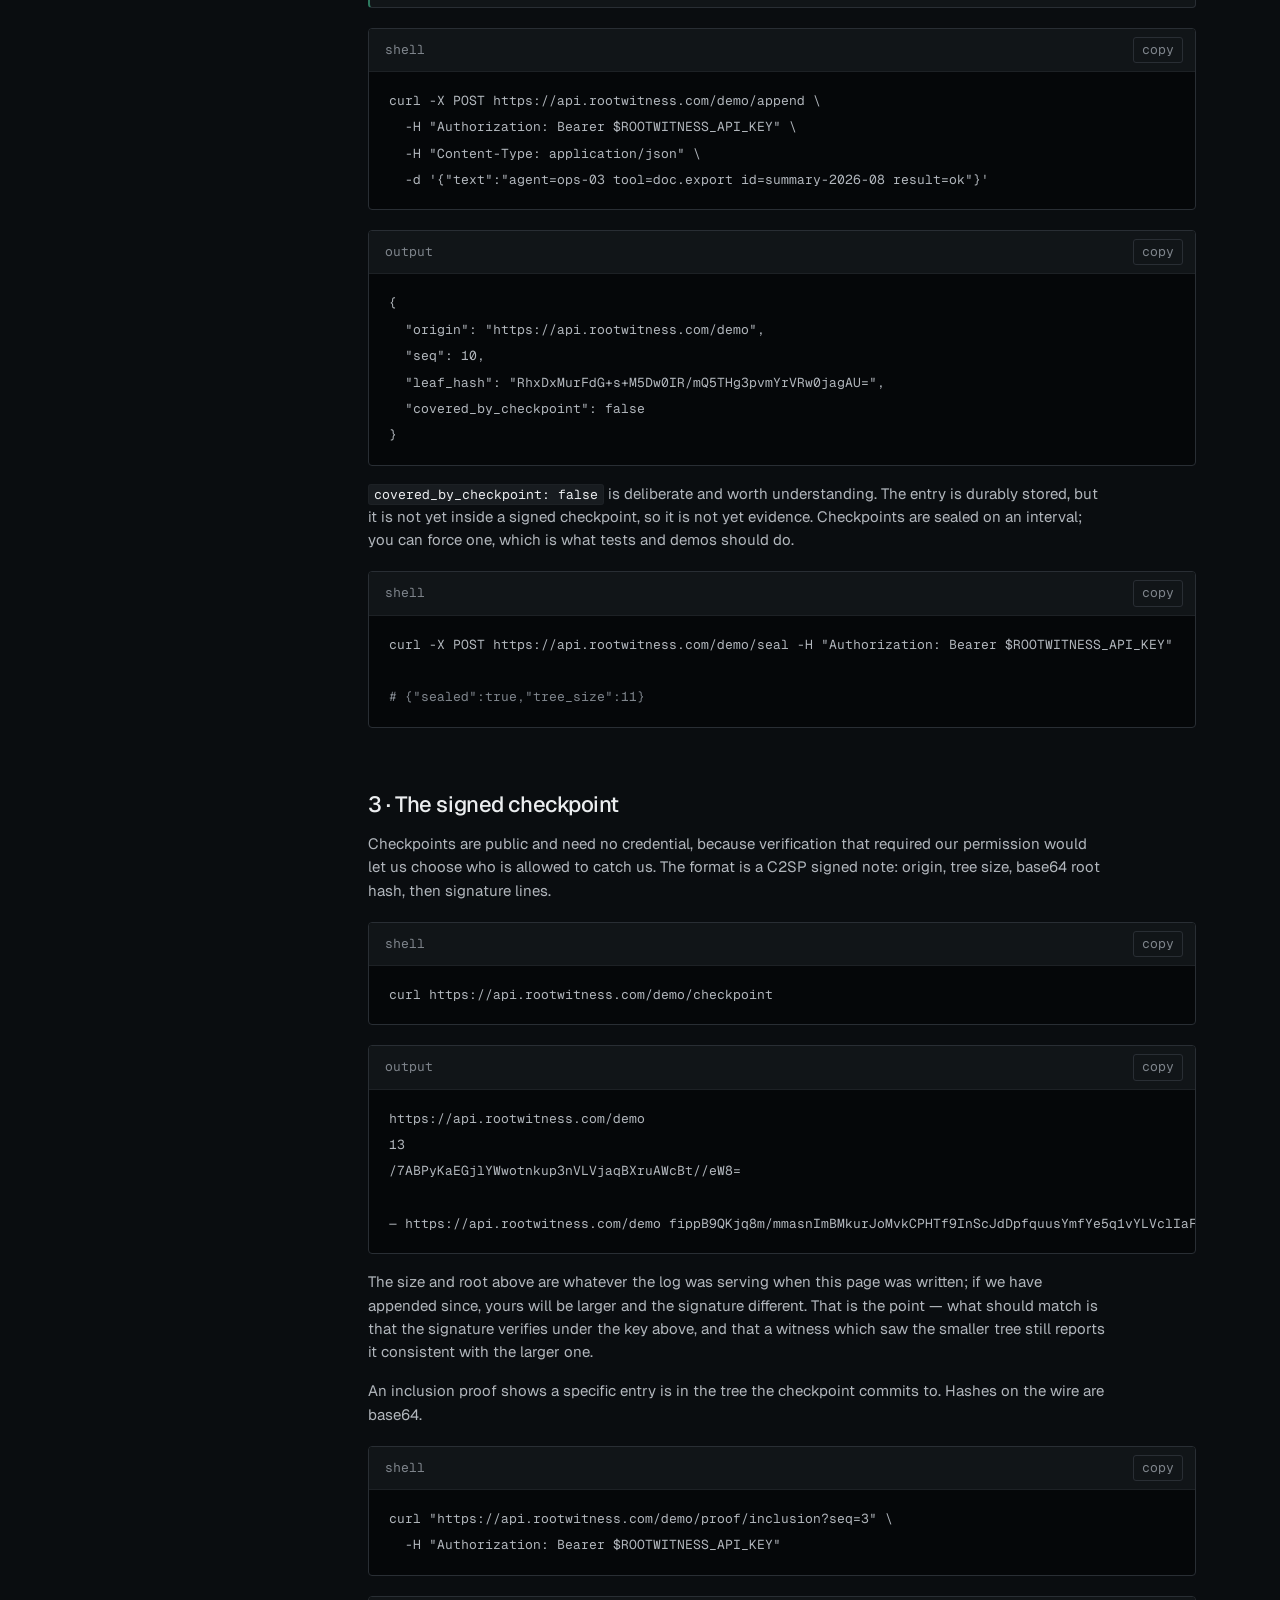
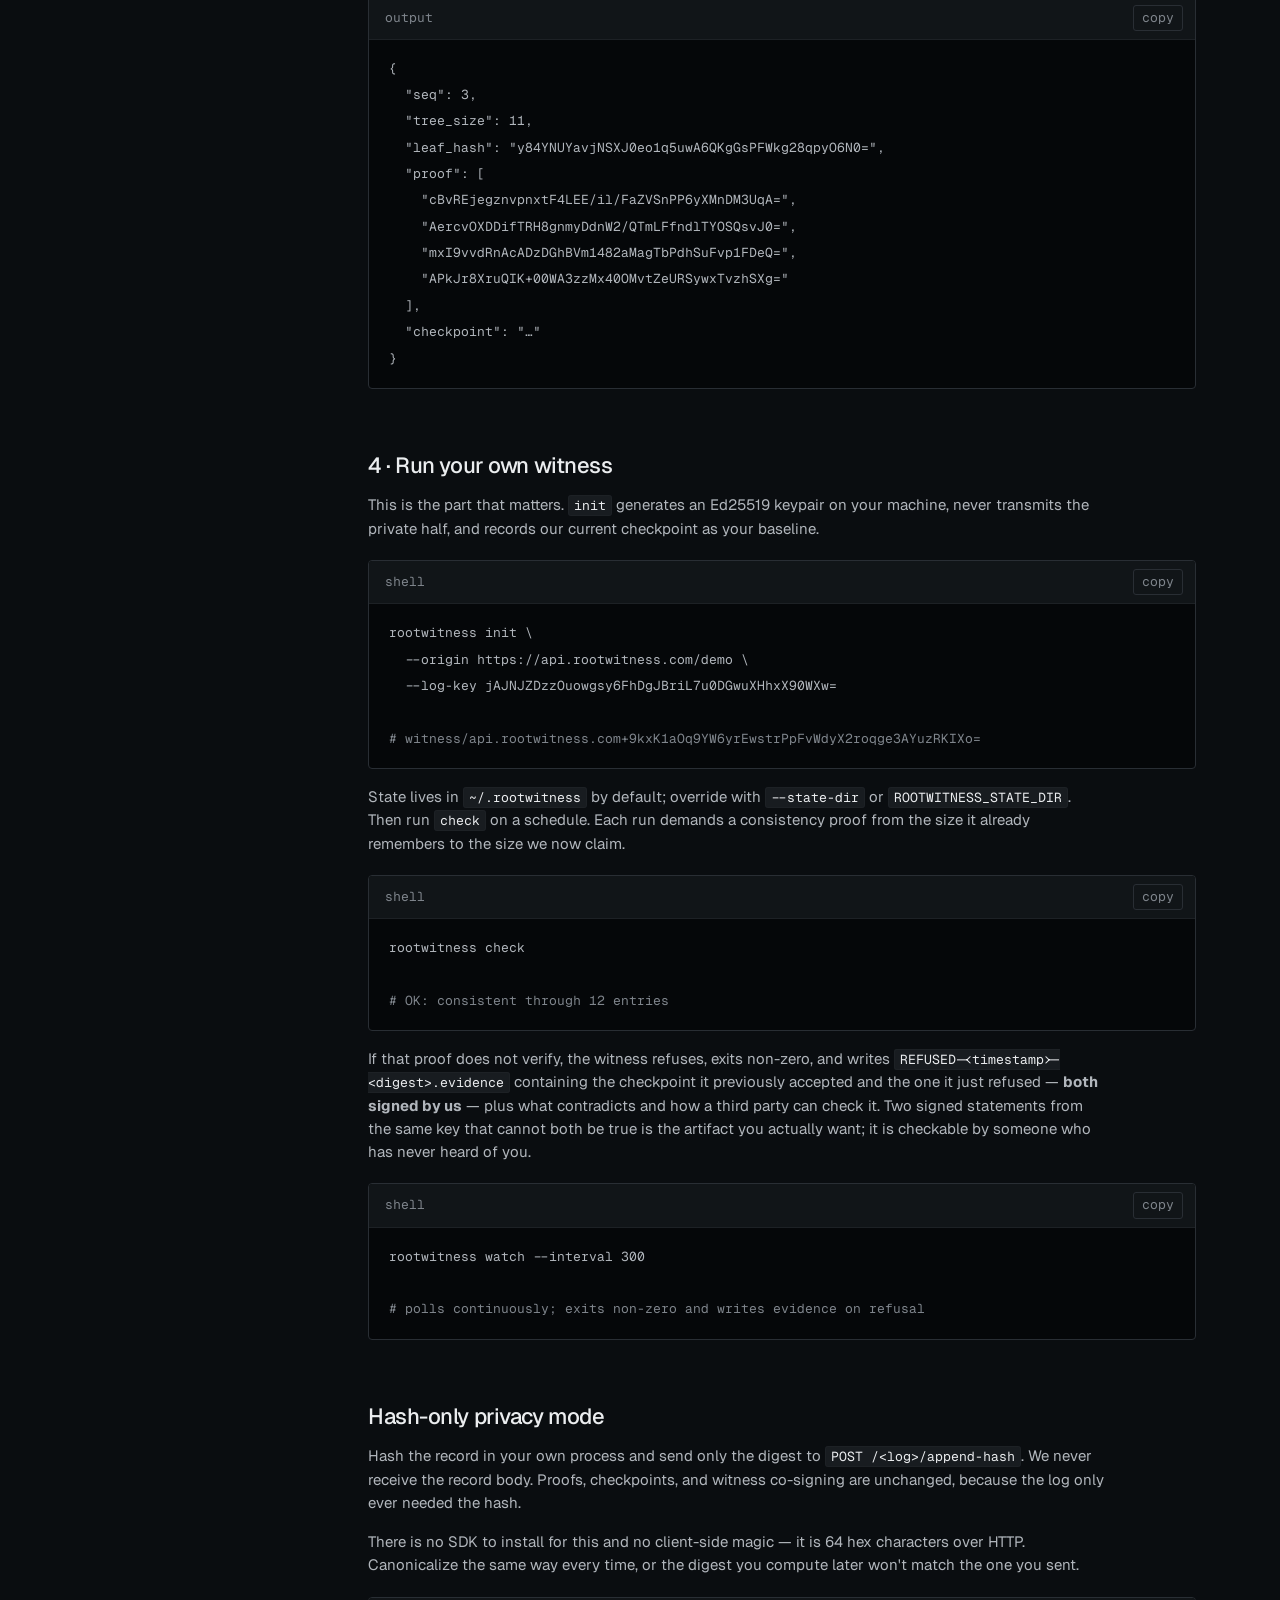
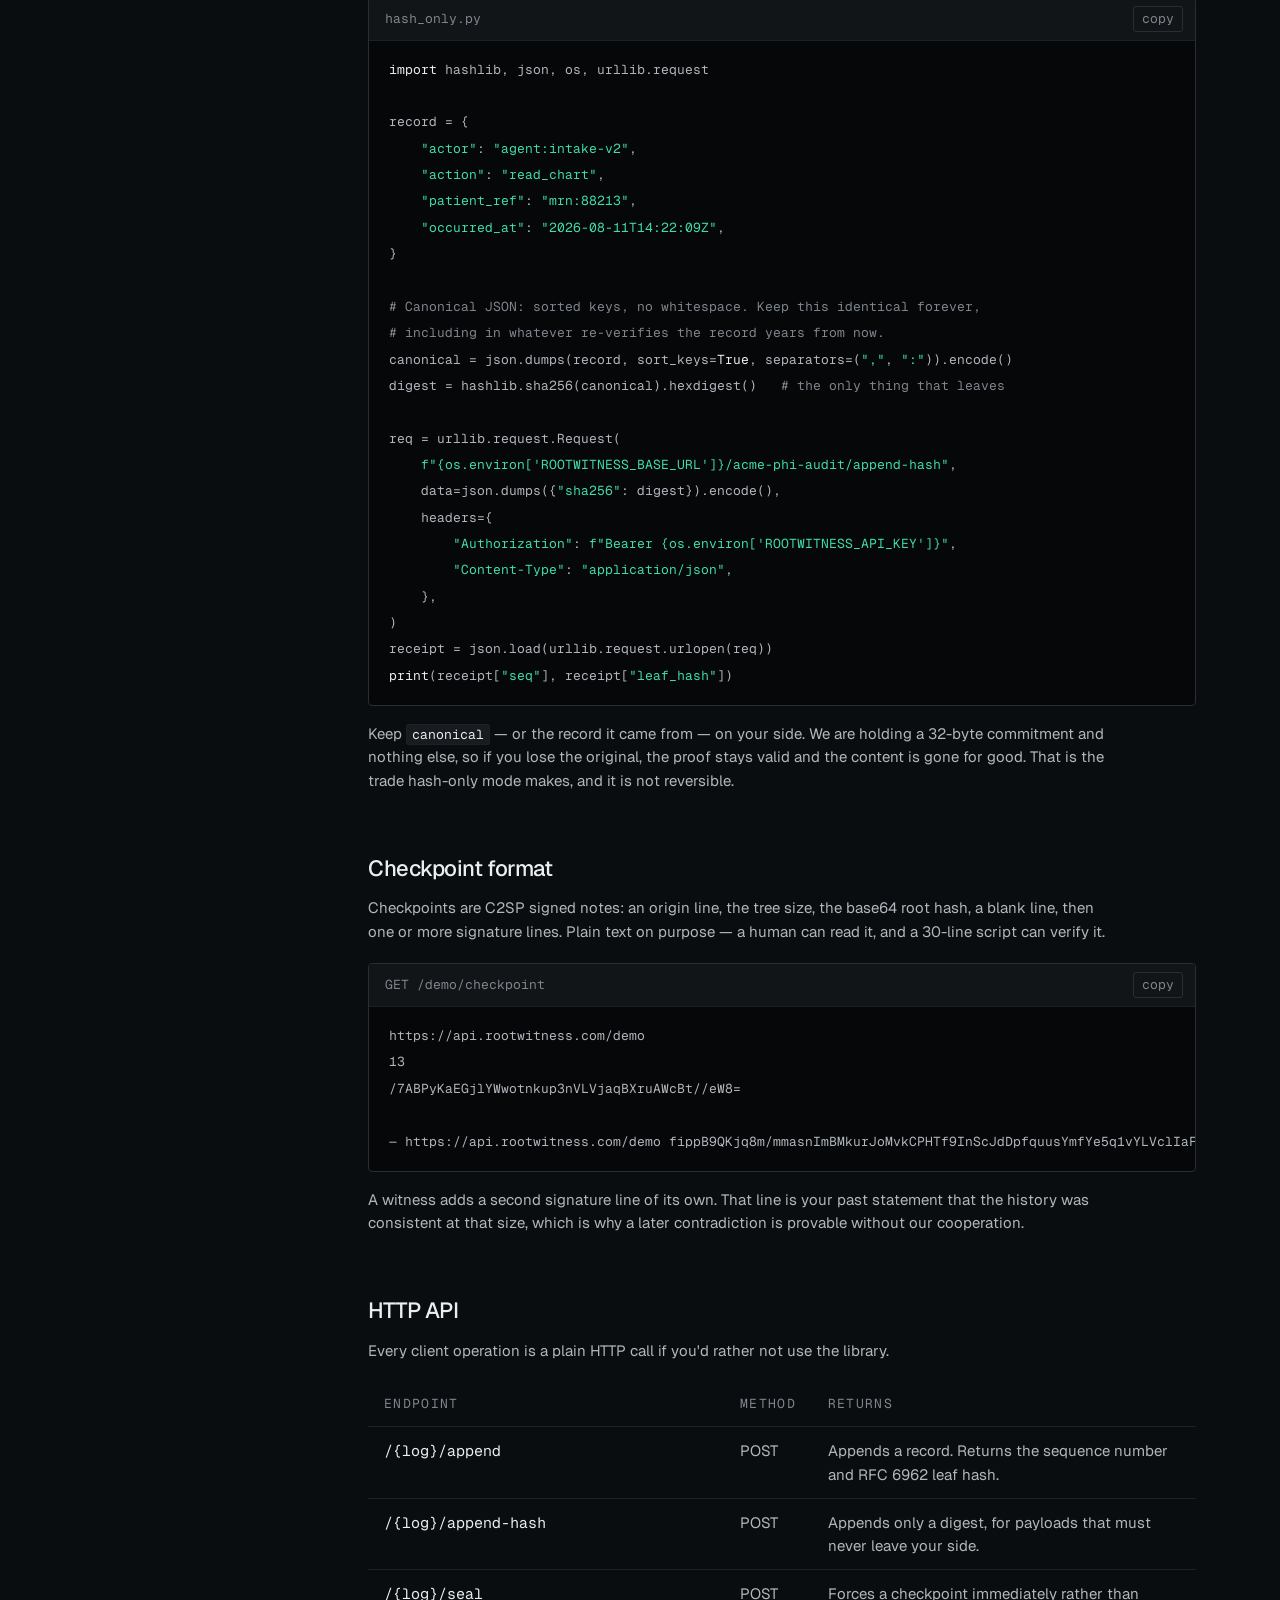
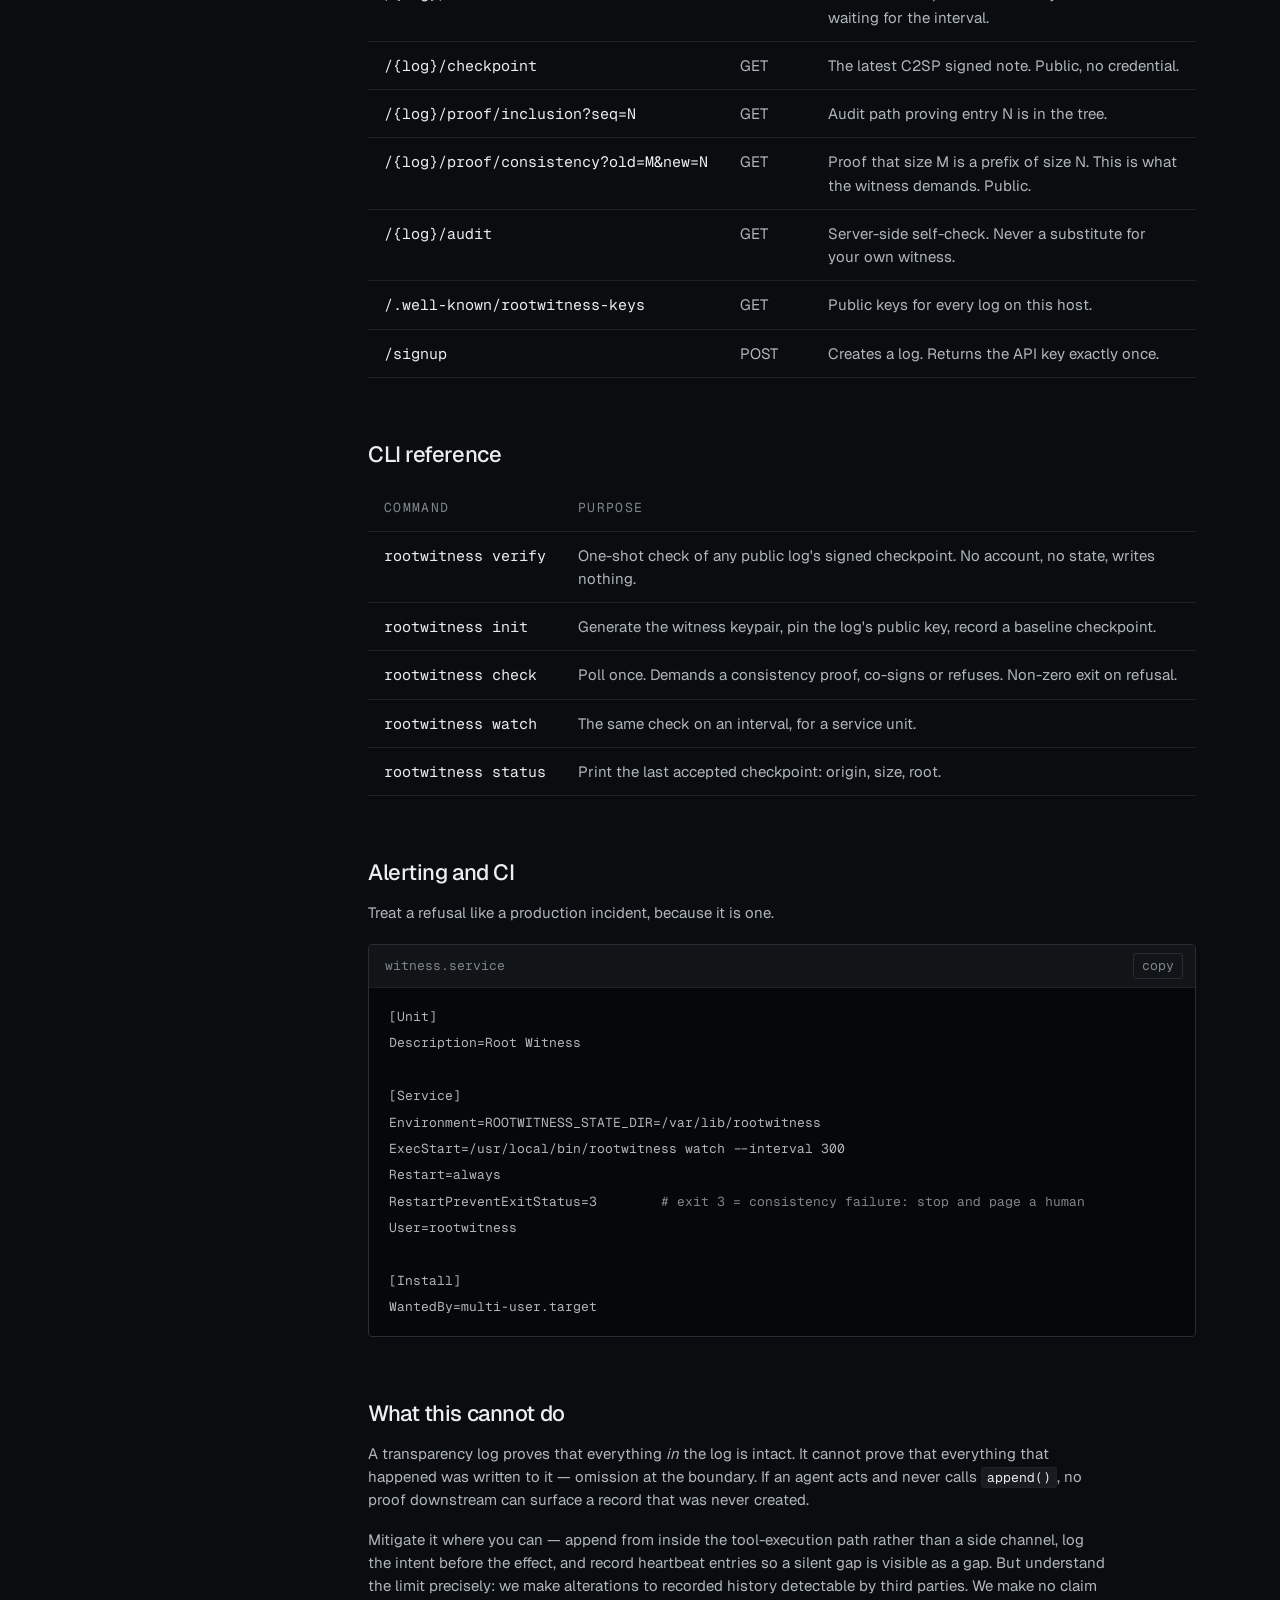
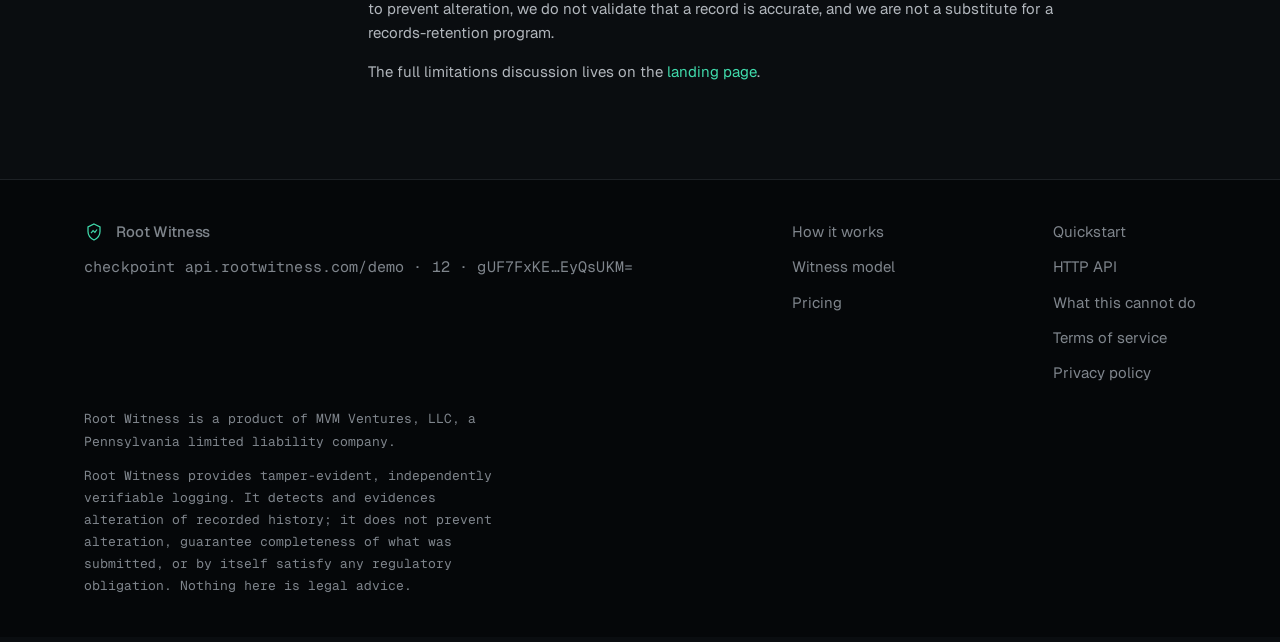
<file: docs.html>
<!DOCTYPE html>
<html lang="en" data-theme="dark">
<head>
<meta charset="utf-8">
<meta name="viewport" content="width=device-width, initial-scale=1">
<title>Docs — Root Witness</title>
<meta name="description" content="Quickstart for Root Witness: verify our log before signing up, append records to a Merkle transparency log, and run your own witness that refuses inconsistent history.">
<link rel="preconnect" href="https://fonts.googleapis.com">
<link rel="preconnect" href="https://fonts.gstatic.com" crossorigin>
<link href="https://fonts.googleapis.com/css2?family=Geist+Mono:wght@400;500&family=Geist:wght@300;400;500;600&display=swap" rel="stylesheet">
<link rel="icon" href="data:image/svg+xml,%3Csvg xmlns='http://www.w3.org/2000/svg' viewBox='0 0 24 24' fill='none' stroke='%2334d0a8' stroke-width='1.6'%3E%3Cpath d='M12 2.6l7 3.4v5.4c0 4.3-2.9 8-7 10.1-4.1-2.1-7-5.8-7-10.1V6z'/%3E%3Cpath d='M12 9.2v5.6M9.2 12h5.6'/%3E%3C/svg%3E">
<link rel="stylesheet" href="./base.css">
<link rel="stylesheet" href="./style.css">
</head>
<body>

<header class="site">
  <div class="wrap nav">
    <a class="brand" href="./index.html" aria-label="Root Witness — home">
      <svg width="22" height="22" viewBox="0 0 24 24" fill="none" stroke="currentColor" stroke-width="1.5" aria-hidden="true">
        <path d="M12 2.4l7.2 3.4v5.5c0 4.4-3 8.2-7.2 10.3C7.8 19.5 4.8 15.7 4.8 11.3V5.8z"/>
        <path d="M8.4 13.4l2.5-3.1 2.2 2.1 2.5-3.4"/>
      </svg>
      <span>Root&nbsp;Witness</span>
      <span class="sub">docs</span>
    </a>
    <nav class="nav-links">
      <a href="./index.html#how" class="hide-sm">How it works</a>
      <a href="./index.html#witness" class="hide-sm">Witness</a>
      <a href="./index.html#pricing">Pricing</a>
      <a href="./docs.html" class="active">Docs</a>
      <button class="icon-btn" id="theme" aria-label="Toggle color theme">
        <svg width="15" height="15" viewBox="0 0 24 24" fill="none" stroke="currentColor" stroke-width="1.6" aria-hidden="true"><path d="M20.5 14.6A8.6 8.6 0 019.4 3.5a8.6 8.6 0 1011.1 11.1z"/></svg>
      </button>
    </nav>
  </div>
</header>

<main class="wrap">
<div class="docs-layout">

  <aside class="toc">
    <p class="toc-h">Contents</p>
    <a href="#quickstart">Quickstart</a>
    <a href="#install">1 · Install</a>
    <a href="#append">2 · Append a record</a>
    <a href="#verify">3 · Verify offline</a>
    <a href="#witness">4 · Run your witness</a>
    <a href="#hashonly">Hash-only privacy mode</a>
    <a href="#checkpoint">Checkpoint format</a>
    <a href="#api">HTTP API</a>
    <a href="#cli">CLI reference</a>
    <a href="#ci">Alerting and CI</a>
    <a href="#limits">What this cannot do</a>
  </aside>

  <article class="doc">
    <p class="eyebrow" style="margin-bottom:var(--space-4)">Documentation</p>
    <h1 id="quickstart">Quickstart</h1>
    <p>
      Five minutes end to end. Step 1 needs nothing from us at all — no
      account, no key — because you should be able to check the product
      before you trust it. Steps 2 onward use an API key from signup.
      Everything below works on the free tier.
    </p>
    <p>
      Every command and output block on this page uses our public log
      <code>api.rootwitness.com/demo</code>, and the keys, roots and signatures
      shown are the ones that log is serving. The read-only parts — the
      checkpoint, the keys, and verifying our signature — need no credential, so
      you can run those against our log right now. Appending and fetching proofs
      need a key, so those blocks are for your own log once you have one.
    </p>

    <h2 id="install">1 · Verify our log before you sign up</h2>
    <p>
      Start here rather than with an account. The verifier is open source,
      Apache 2.0, and takes no credential: <a href="https://github.com/725ttzn82p-beep/rootwitness">github.com/725ttzn82p-beep/rootwitness</a>.
      Point it at our public demo log and confirm the signature yourself.
    </p>
    <div class="codeblock">
      <div class="cb-bar"><span class="cb-name">shell</span><button class="copy" type="button">copy</button></div>
<pre><code>pip install git+https://github.com/725ttzn82p-beep/rootwitness

rootwitness verify \
  --origin https://api.rootwitness.com/demo \
  --log-key jAJNJZDzzOuowgsy6FhDgJBriL7u0DGwuXHhxX90WXw=</code></pre>
    </div>
    <p>Real output:</p>
    <div class="codeblock">
      <div class="cb-bar"><span class="cb-name">output</span><button class="copy" type="button">copy</button></div>
<pre><code>OK: signed checkpoint verified for https://api.rootwitness.com/demo
tree size: 12
root: gUF7FxKEkz8HK434ellhpxZV18pSLinmeiaPEyQsUKM=

This proves the operator signed this size and root, so they cannot
later deny it. It does NOT prove they have never rewritten history --
for that, run `rootwitness init` and then `check` on a schedule, so
a stored earlier checkpoint forces them to produce a consistency proof.</code></pre>
    </div>
    <p>
      Change one character of the key and it exits non-zero. This proves we
      signed that exact size and root, so we cannot later deny it. It does
      <em>not</em> prove we have never rewritten history — that needs a
      witness, which is step 4 and the only part that really matters.
    </p>
    <h2 id="append">2 · Append a record</h2>
    <p>
      Signing up returns a log URL, an API key shown exactly once, and your
      log's public key. Appending is one HTTP call; the response is a receipt
      giving the sequence number and the RFC 6962 leaf hash.
    </p>
    <div class="callout">
      <div class="ct">About the numbers on this page</div>
      <p>
        The checkpoints shown here are live captures at tree size 13. The
        append and proof responses below are a recorded session from earlier,
        at tree size 11, because those endpoints take a key and run against
        your own log rather than this one. The demo log is append-only and
        still running, so by the time you read this it is larger again — the
        size and root you get back will not match the ones printed here, and
        that is expected rather than a fault. What should match is the shape
        of each response, and the fact that the signature on whichever
        checkpoint you fetch verifies under the published key.
      </p>
    </div>
    <div class="codeblock">
      <div class="cb-bar"><span class="cb-name">shell</span><button class="copy" type="button">copy</button></div>
<pre><code>curl -X POST https://api.rootwitness.com/demo/append \
  -H "Authorization: Bearer $ROOTWITNESS_API_KEY" \
  -H "Content-Type: application/json" \
  -d '{"text":"agent=ops-03 tool=doc.export id=summary-2026-08 result=ok"}'</code></pre>
    </div>
    <div class="codeblock">
      <div class="cb-bar"><span class="cb-name">output</span><button class="copy" type="button">copy</button></div>
<pre><code>{
  "origin": "https://api.rootwitness.com/demo",
  "seq": 10,
  "leaf_hash": "RhxDxMurFdG+s+M5Dw0IR/mQ5THg3pvmYrVRw0jagAU=",
  "covered_by_checkpoint": false
}</code></pre>
    </div>
    <p>
      <code>covered_by_checkpoint: false</code> is deliberate and worth
      understanding. The entry is durably stored, but it is not yet inside a
      signed checkpoint, so it is not yet evidence. Checkpoints are sealed on
      an interval; you can force one, which is what tests and demos should do.
    </p>
    <div class="codeblock">
      <div class="cb-bar"><span class="cb-name">shell</span><button class="copy" type="button">copy</button></div>
<pre><code>curl -X POST https://api.rootwitness.com/demo/seal -H "Authorization: Bearer $ROOTWITNESS_API_KEY"

<span class="c"># {"sealed":true,"tree_size":11}</span></code></pre>
    </div>
    <h2 id="verify">3 · The signed checkpoint</h2>
    <p>
      Checkpoints are public and need no credential, because verification
      that required our permission would let us choose who is allowed to
      catch us. The format is a
      <a href="https://github.com/C2SP/C2SP/blob/main/signed-note.md">C2SP signed note</a>:
      origin, tree size, base64 root hash, then signature lines.
    </p>
    <div class="codeblock">
      <div class="cb-bar"><span class="cb-name">shell</span><button class="copy" type="button">copy</button></div>
<pre><code>curl https://api.rootwitness.com/demo/checkpoint</code></pre>
    </div>
    <div class="codeblock">
      <div class="cb-bar"><span class="cb-name">output</span><button class="copy" type="button">copy</button></div>
<pre><code>https://api.rootwitness.com/demo
13
/7ABPyKaEGjlYWwotnkup3nVLVjaqBXruAWcBt//eW8=

— https://api.rootwitness.com/demo fippB9QKjq8m/mmasnImBMkurJoMvkCPHTf9InScJdDpfquusYmfYe5q1vYLVclIaFF+QmhI/jUm+9nR3XJVZ+g5ygI=</code></pre>
    </div>
    <p>
      The size and root above are whatever the log was serving when this page
      was written; if we have appended since, yours will be larger and the
      signature different. That is the point — what should match is that the
      signature verifies under the key above, and that a witness which saw the
      smaller tree still reports it consistent with the larger one.
    </p>
    <p>
      An inclusion proof shows a specific entry is in the tree the checkpoint
      commits to. Hashes on the wire are base64.
    </p>
    <div class="codeblock">
      <div class="cb-bar"><span class="cb-name">shell</span><button class="copy" type="button">copy</button></div>
<pre><code>curl "https://api.rootwitness.com/demo/proof/inclusion?seq=3" \
  -H "Authorization: Bearer $ROOTWITNESS_API_KEY"</code></pre>
    </div>
    <div class="codeblock">
      <div class="cb-bar"><span class="cb-name">output</span><button class="copy" type="button">copy</button></div>
<pre><code>{
  "seq": 3,
  "tree_size": 11,
  "leaf_hash": "y84YNUYavjNSXJ0eo1q5uwA6QKgGsPFWkg28qpyO6N0=",
  "proof": [
    "cBvREjegznvpnxtF4LEE/il/FaZVSnPP6yXMnDM3UqA=",
    "AercvOXDDifTRH8gnmyDdnW2/QTmLFfndlTYOSQsvJ0=",
    "mxI9vvdRnAcADzDGhBVm1482aMagTbPdhSuFvp1FDeQ=",
    "APkJr8XruQIK+00WA3zzMx40OMvtZeURSywxTvzhSXg="
  ],
  "checkpoint": "…"
}</code></pre>
    </div>
    <h2 id="witness">4 · Run your own witness</h2>
    <p>
      This is the part that matters. <code>init</code> generates an Ed25519
      keypair on your machine, never transmits the private half, and records
      our current checkpoint as your baseline.
    </p>
    <div class="codeblock">
      <div class="cb-bar"><span class="cb-name">shell</span><button class="copy" type="button">copy</button></div>
<pre><code>rootwitness init \
  --origin https://api.rootwitness.com/demo \
  --log-key jAJNJZDzzOuowgsy6FhDgJBriL7u0DGwuXHhxX90WXw=

<span class="c"># witness/api.rootwitness.com+9kxK1aOq9YW6yrEwstrPpFvWdyX2roqge3AYuzRKIXo=</span></code></pre>
    </div>
    <p>
      State lives in <code>~/.rootwitness</code> by default; override with
      <code>--state-dir</code> or <code>ROOTWITNESS_STATE_DIR</code>. Then
      run <code>check</code> on a schedule. Each run demands a consistency
      proof from the size it already remembers to the size we now claim.
    </p>
    <div class="codeblock">
      <div class="cb-bar"><span class="cb-name">shell</span><button class="copy" type="button">copy</button></div>
<pre><code>rootwitness check

<span class="c"># OK: consistent through 12 entries</span></code></pre>
    </div>
    <p>
      If that proof does not verify, the witness refuses, exits non-zero, and
      writes <code>REFUSED-&lt;timestamp&gt;-&lt;digest&gt;.evidence</code>
      containing the checkpoint it previously accepted and the one it just
      refused — <strong>both signed by us</strong> — plus what contradicts and
      how a third party can check it. Two signed statements from the same key
      that cannot both be true is the artifact you actually want; it is
      checkable by someone who has never heard of you.
    </p>
    <div class="codeblock">
      <div class="cb-bar"><span class="cb-name">shell</span><button class="copy" type="button">copy</button></div>
<pre><code>rootwitness watch --interval 300

<span class="c"># polls continuously; exits non-zero and writes evidence on refusal</span></code></pre>
    </div>

    <h2 id="hashonly">Hash-only privacy mode</h2>
    <p>
      Hash the record in your own process and send only the digest to
      <code>POST /&lt;log&gt;/append-hash</code>. We never receive the record body. Proofs, checkpoints, and
      witness co-signing are unchanged, because the log only ever needed the hash.
    </p>
    <p>
      There is no SDK to install for this and no client-side magic — it is 64 hex characters over HTTP.
      Canonicalize the same way every time, or the digest you compute later won't match the one you sent.
    </p>
    <div class="codeblock">
      <div class="cb-bar"><span class="cb-name">hash_only.py</span><button class="copy" type="button">copy</button></div>
<pre><code><span class="kw">import</span> hashlib, json, os, urllib.request

record = {
    <span class="s">"actor"</span>: <span class="s">"agent:intake-v2"</span>,
    <span class="s">"action"</span>: <span class="s">"read_chart"</span>,
    <span class="s">"patient_ref"</span>: <span class="s">"mrn:88213"</span>,
    <span class="s">"occurred_at"</span>: <span class="s">"2026-08-11T14:22:09Z"</span>,
}

<span class="c"># Canonical JSON: sorted keys, no whitespace. Keep this identical forever,</span>
<span class="c"># including in whatever re-verifies the record years from now.</span>
canonical = json.dumps(record, sort_keys=<span class="kw">True</span>, separators=(<span class="s">","</span>, <span class="s">":"</span>)).encode()
digest = hashlib.sha256(canonical).hexdigest()   <span class="c"># the only thing that leaves</span>

req = urllib.request.Request(
    <span class="s">f"{os.environ['ROOTWITNESS_BASE_URL']}/acme-phi-audit/append-hash"</span>,
    data=json.dumps({<span class="s">"sha256"</span>: digest}).encode(),
    headers={
        <span class="s">"Authorization"</span>: <span class="s">f"Bearer {os.environ['ROOTWITNESS_API_KEY']}"</span>,
        <span class="s">"Content-Type"</span>: <span class="s">"application/json"</span>,
    },
)
receipt = json.load(urllib.request.urlopen(req))
<span class="kw">print</span>(receipt[<span class="s">"seq"</span>], receipt[<span class="s">"leaf_hash"</span>])</code></pre>
    </div>
    <p>
      Keep <code>canonical</code> — or the record it came from — on your side. We are holding a
      32-byte commitment and nothing else, so if you lose the original, the proof stays valid and the
      content is gone for good. That is the trade hash-only mode makes, and it is not reversible.
    </p>

    <h2 id="checkpoint">Checkpoint format</h2>
    <p>
      Checkpoints are C2SP signed notes: an origin line, the tree size, the base64 root hash, a blank line,
      then one or more signature lines. Plain text on purpose — a human can read it, and a 30-line script can
      verify it.
    </p>
    <div class="codeblock">
      <div class="cb-bar"><span class="cb-name">GET /demo/checkpoint</span><button class="copy" type="button">copy</button></div>
<pre><code>https://api.rootwitness.com/demo
13
/7ABPyKaEGjlYWwotnkup3nVLVjaqBXruAWcBt//eW8=

— https://api.rootwitness.com/demo fippB9QKjq8m/mmasnImBMkurJoMvkCPHTf9InScJdDpfquusYmfYe5q1vYLVclIaFF+QmhI/jUm+9nR3XJVZ+g5ygI=</code></pre>
    </div>
    <p>
      A witness adds a second signature line of its own. That line is your
      past statement that the history was consistent at that size, which is
      why a later contradiction is provable without our cooperation.
    </p>

    <h2 id="api">HTTP API</h2>
    <p>Every client operation is a plain HTTP call if you'd rather not use the library.</p>
    <div class="tablewrap">
      <table class="api">
        <thead><tr><th>Endpoint</th><th>Method</th><th>Returns</th></tr></thead>
        <tbody>
          <tr><td>/{log}/append</td><td>POST</td><td>Appends a record. Returns the sequence number and RFC 6962 leaf hash.</td></tr>
          <tr><td>/{log}/append-hash</td><td>POST</td><td>Appends only a digest, for payloads that must never leave your side.</td></tr>
          <tr><td>/{log}/seal</td><td>POST</td><td>Forces a checkpoint immediately rather than waiting for the interval.</td></tr>
          <tr><td>/{log}/checkpoint</td><td>GET</td><td>The latest C2SP signed note. Public, no credential.</td></tr>
          <tr><td>/{log}/proof/inclusion?seq=N</td><td>GET</td><td>Audit path proving entry N is in the tree.</td></tr>
          <tr><td>/{log}/proof/consistency?old=M&amp;new=N</td><td>GET</td><td>Proof that size M is a prefix of size N. This is what the witness demands. Public.</td></tr>
          <tr><td>/{log}/audit</td><td>GET</td><td>Server-side self-check. Never a substitute for your own witness.</td></tr>
          <tr><td>/.well-known/rootwitness-keys</td><td>GET</td><td>Public keys for every log on this host.</td></tr>
          <tr><td>/signup</td><td>POST</td><td>Creates a log. Returns the API key exactly once.</td></tr>
        </tbody>
      </table>
    </div>

    <h2 id="cli">CLI reference</h2>
    <div class="tablewrap">
      <table class="api">
        <thead><tr><th>Command</th><th>Purpose</th></tr></thead>
        <tbody>
          <tr><td>rootwitness verify</td><td>One-shot check of any public log's signed checkpoint. No account, no state, writes nothing.</td></tr>
          <tr><td>rootwitness init</td><td>Generate the witness keypair, pin the log's public key, record a baseline checkpoint.</td></tr>
          <tr><td>rootwitness check</td><td>Poll once. Demands a consistency proof, co-signs or refuses. Non-zero exit on refusal.</td></tr>
          <tr><td>rootwitness watch</td><td>The same check on an interval, for a service unit.</td></tr>
          <tr><td>rootwitness status</td><td>Print the last accepted checkpoint: origin, size, root.</td></tr>
        </tbody>
      </table>
    </div>

    <h2 id="ci">Alerting and CI</h2>
    <p>Treat a refusal like a production incident, because it is one.</p>
    <div class="codeblock">
      <div class="cb-bar"><span class="cb-name">witness.service</span><button class="copy" type="button">copy</button></div>
<pre><code>[Unit]
Description=Root Witness

[Service]
Environment=ROOTWITNESS_STATE_DIR=/var/lib/rootwitness
ExecStart=/usr/local/bin/rootwitness watch --interval 300
Restart=always
RestartPreventExitStatus=3        <span class="c"># exit 3 = consistency failure: stop and page a human</span>
User=rootwitness

[Install]
WantedBy=multi-user.target</code></pre>
    </div>

    <h2 id="limits">What this cannot do</h2>
    <p>
      A transparency log proves that everything <em>in</em> the log is intact. It cannot prove that everything
      that happened was written to it — omission at the boundary. If an agent acts and never calls
      <code>append()</code>, no proof downstream can surface a record that was never created.
    </p>
    <p>
      Mitigate it where you can — append from inside the tool-execution path rather than a side channel, log
      the intent before the effect, and record heartbeat entries so a silent gap is visible as a gap. But
      understand the limit precisely: we make alterations to recorded history detectable by third parties. We
      make no claim to prevent alteration, we do not validate that a record is accurate, and we are not a substitute for
      a records-retention program.
    </p>
    <p>
      The full limitations discussion lives on the
      <a href="./index.html#limits" style="color:var(--accent)">landing page</a>.
    </p>
  </article>

</div>
</main>

<footer class="site">
  <div class="wrap foot">
    <div class="col">
      <a class="brand" href="./index.html" aria-label="Root Witness">
        <svg width="20" height="20" viewBox="0 0 24 24" fill="none" stroke="currentColor" stroke-width="1.5" aria-hidden="true">
          <path d="M12 2.4l7.2 3.4v5.5c0 4.4-3 8.2-7.2 10.3C7.8 19.5 4.8 15.7 4.8 11.3V5.8z"/>
          <path d="M8.4 13.4l2.5-3.1 2.2 2.1 2.5-3.4"/>
        </svg>
        <span>Root Witness</span>
      </a>
      <span class="hash" id="live-checkpoint">checkpoint api.rootwitness.com/demo · 12 · gUF7FxKE…EyQsUKM=</span>
    </div>
    <div class="col">
      <a href="./index.html#how">How it works</a>
      <a href="./index.html#witness">Witness model</a>
      <a href="./index.html#pricing">Pricing</a>
    </div>
    <div class="col">
      <a href="#quickstart">Quickstart</a>
      <a href="#api">HTTP API</a>
      <a href="#limits">What this cannot do</a>
      <a href="./terms.html">Terms of service</a>
      <a href="./privacy.html">Privacy policy</a>
    </div>
    <div class="col" style="max-width:38ch">
      <p class="legal">
        Root Witness is a product of MVM&nbsp;Ventures,&nbsp;LLC, a Pennsylvania limited liability company.
      </p>
      <p class="legal">
        Root Witness provides tamper-evident, independently verifiable logging. It detects and evidences
        alteration of recorded history; it does not prevent alteration, guarantee completeness of what
        was submitted, or by itself satisfy any regulatory obligation. Nothing here is legal advice.
      </p>
    </div>
  </div>
</footer>

<script src="./app.js"></script>
</body>
</html>
</file>
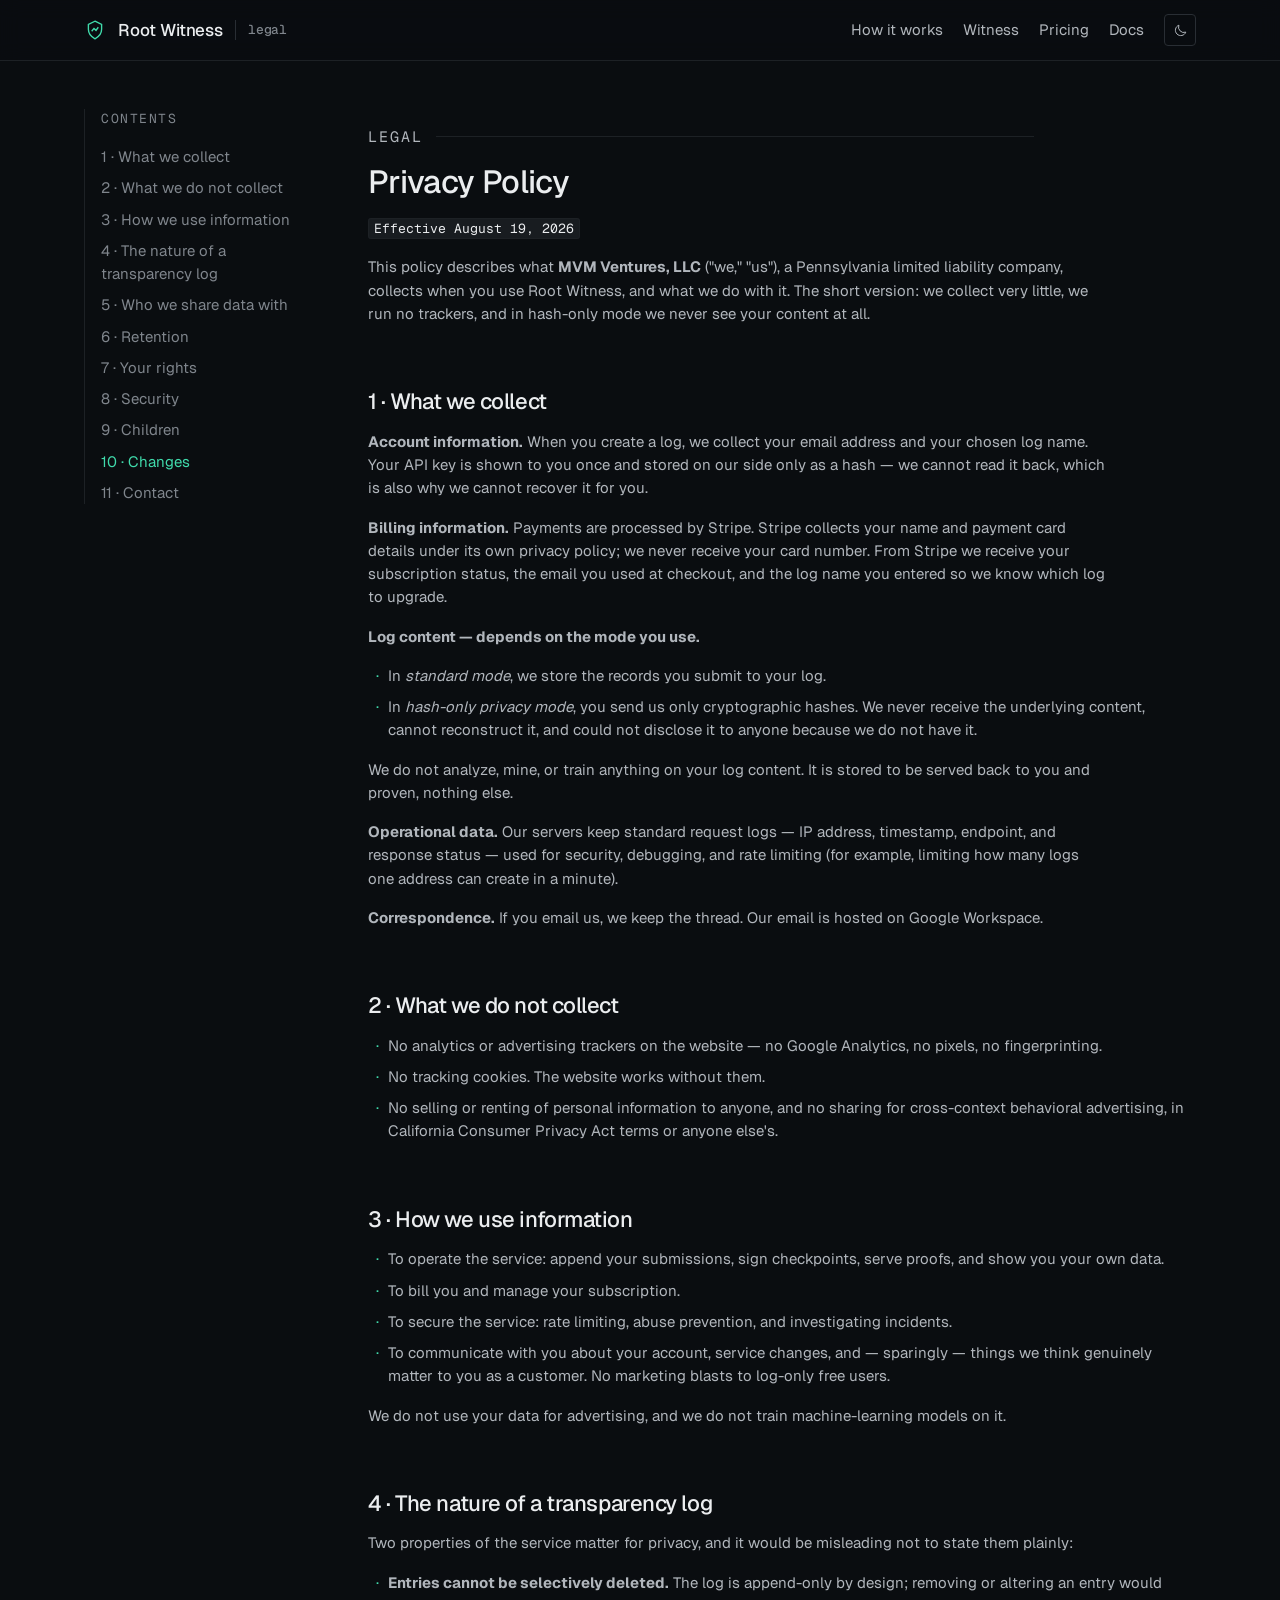
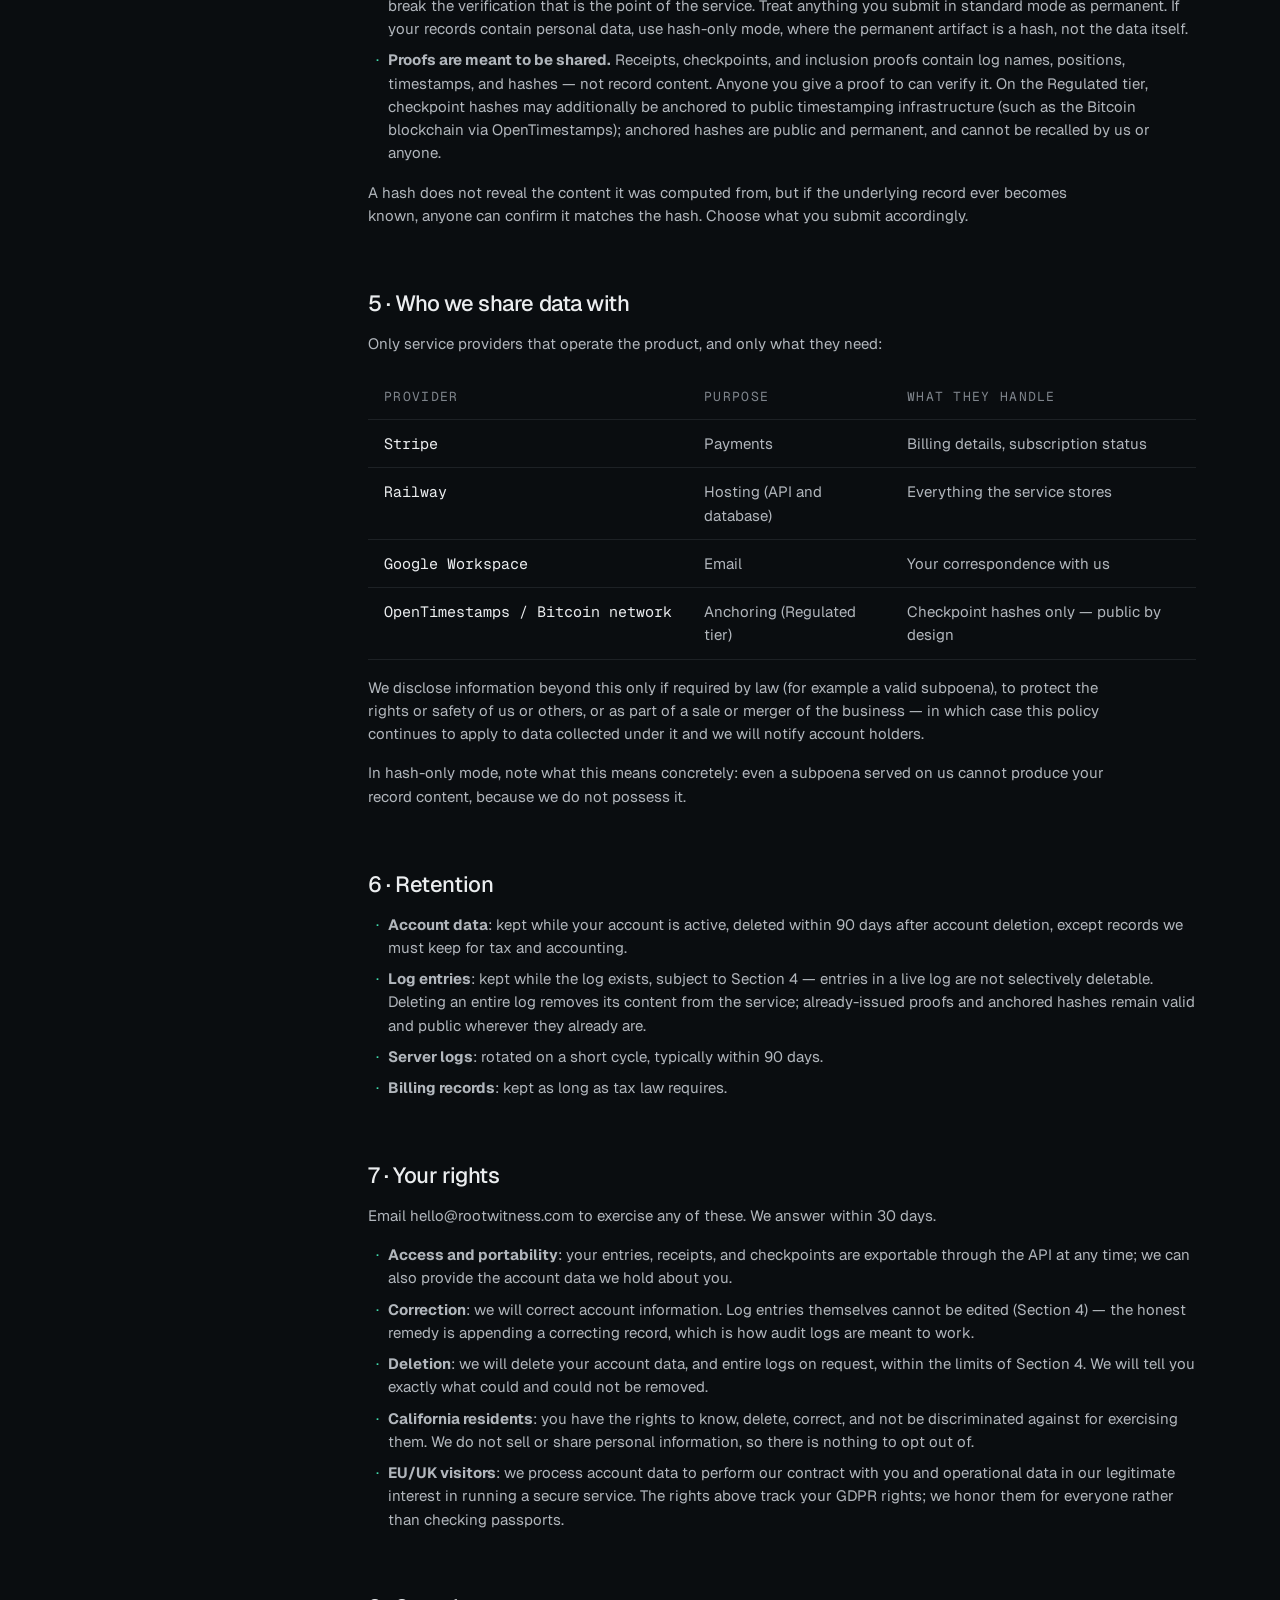
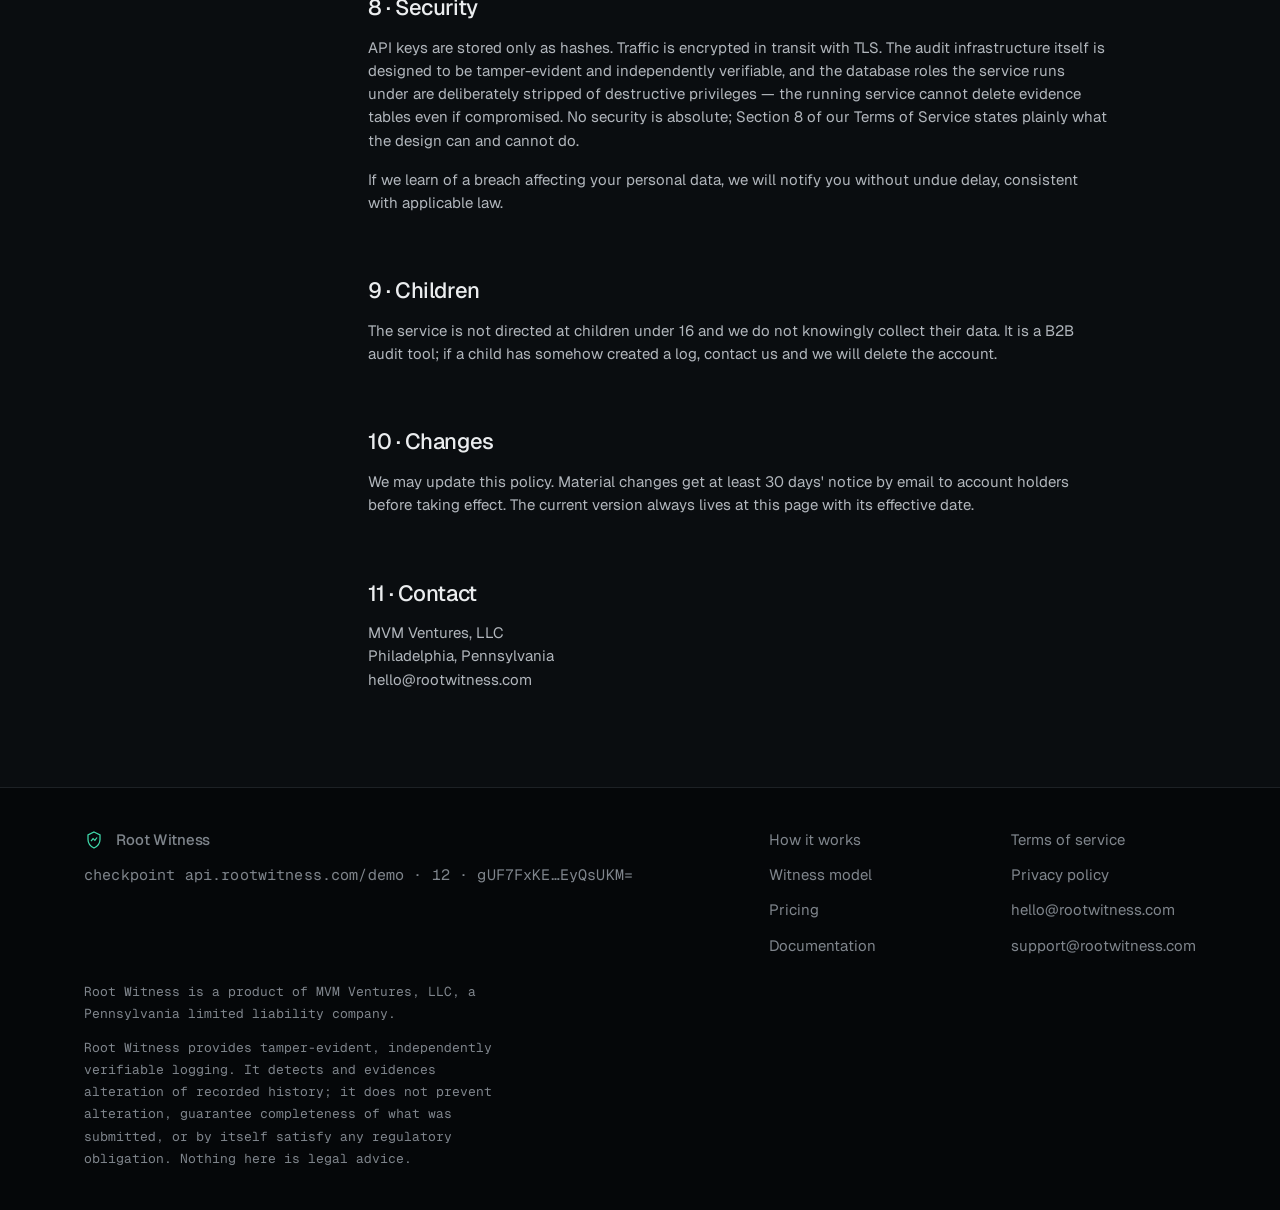
<file: privacy.html>
<!DOCTYPE html>
<html lang="en" data-theme="dark">
<head>
<meta charset="utf-8">
<meta name="viewport" content="width=device-width, initial-scale=1">
<title>Privacy Policy — Root Witness</title>
<meta name="description" content="What Root Witness collects and why: no trackers, no analytics, no selling of data. Hash-only mode means we never see your content at all.">
<link rel="preconnect" href="https://fonts.googleapis.com">
<link rel="preconnect" href="https://fonts.gstatic.com" crossorigin>
<link href="https://fonts.googleapis.com/css2?family=Geist+Mono:wght@400;500&family=Geist:wght@300;400;500;600&display=swap" rel="stylesheet">
<link rel="icon" href="data:image/svg+xml,%3Csvg xmlns='http://www.w3.org/2000/svg' viewBox='0 0 24 24' fill='none' stroke='%2334d0a8' stroke-width='1.6'%3E%3Cpath d='M12 2.6l7 3.4v5.4c0 4.3-2.9 8-7 10.1-4.1-2.1-7-5.8-7-10.1V6z'/%3E%3Cpath d='M12 9.2v5.6M9.2 12h5.6'/%3E%3C/svg%3E">
<link rel="stylesheet" href="./base.css">
<link rel="stylesheet" href="./style.css">
</head>
<body>

<header class="site">
  <div class="wrap nav">
    <a class="brand" href="./index.html" aria-label="Root Witness — home">
      <svg width="22" height="22" viewBox="0 0 24 24" fill="none" stroke="currentColor" stroke-width="1.5" aria-hidden="true">
        <path d="M12 2.4l7.2 3.4v5.5c0 4.4-3 8.2-7.2 10.3C7.8 19.5 4.8 15.7 4.8 11.3V5.8z"/>
        <path d="M8.4 13.4l2.5-3.1 2.2 2.1 2.5-3.4"/>
      </svg>
      <span>Root&nbsp;Witness</span>
      <span class="sub">legal</span>
    </a>
    <nav class="nav-links">
      <a href="./index.html#how" class="hide-sm">How it works</a>
      <a href="./index.html#witness" class="hide-sm">Witness</a>
      <a href="./index.html#pricing">Pricing</a>
      <a href="./docs.html">Docs</a>
      <button class="icon-btn" id="theme" aria-label="Toggle color theme">
        <svg width="15" height="15" viewBox="0 0 24 24" fill="none" stroke="currentColor" stroke-width="1.6" aria-hidden="true"><path d="M20.5 14.6A8.6 8.6 0 019.4 3.5a8.6 8.6 0 1011.1 11.1z"/></svg>
      </button>
    </nav>
  </div>
</header>

<main class="wrap">
<div class="docs-layout">

  <aside class="toc">
    <p class="toc-h">Contents</p>
    <a href="#collect">1 · What we collect</a>
    <a href="#not-collect">2 · What we do not collect</a>
    <a href="#use">3 · How we use information</a>
    <a href="#log-nature">4 · The nature of a transparency log</a>
    <a href="#sharing">5 · Who we share data with</a>
    <a href="#retention">6 · Retention</a>
    <a href="#rights">7 · Your rights</a>
    <a href="#security">8 · Security</a>
    <a href="#children">9 · Children</a>
    <a href="#changes">10 · Changes</a>
    <a href="#contact">11 · Contact</a>
  </aside>

  <article class="doc">
    <p class="eyebrow" style="margin-bottom:var(--space-4)">Legal</p>
    <h1>Privacy Policy</h1>
    <p><code>Effective August 19, 2026</code></p>
    <p>
      This policy describes what <strong>MVM Ventures, LLC</strong> ("we,"
      "us"), a Pennsylvania limited liability company, collects when you use
      Root Witness, and what we do with it. The short version: we collect very
      little, we run no trackers, and in hash-only mode we never see your
      content at all.
    </p>

    <h2 id="collect">1 · What we collect</h2>
    <p>
      <strong>Account information.</strong> When you create a log, we collect
      your email address and your chosen log name. Your API key is shown to you
      once and stored on our side only as a hash — we cannot read it back,
      which is also why we cannot recover it for you.
    </p>
    <p>
      <strong>Billing information.</strong> Payments are processed by Stripe.
      Stripe collects your name and payment card details under its own privacy
      policy; we never receive your card number. From Stripe we receive your
      subscription status, the email you used at checkout, and the log name you
      entered so we know which log to upgrade.
    </p>
    <p><strong>Log content — depends on the mode you use.</strong></p>
    <ul class="bul">
      <li>In <em>standard mode</em>, we store the records you submit to your log.</li>
      <li>In <em>hash-only privacy mode</em>, you send us only cryptographic hashes. We never receive the underlying content, cannot reconstruct it, and could not disclose it to anyone because we do not have it.</li>
    </ul>
    <p>
      We do not analyze, mine, or train anything on your log content. It is
      stored to be served back to you and proven, nothing else.
    </p>
    <p>
      <strong>Operational data.</strong> Our servers keep standard request
      logs — IP address, timestamp, endpoint, and response status — used for
      security, debugging, and rate limiting (for example, limiting how many
      logs one address can create in a minute).
    </p>
    <p>
      <strong>Correspondence.</strong> If you email us, we keep the thread. Our
      email is hosted on Google Workspace.
    </p>

    <h2 id="not-collect">2 · What we do not collect</h2>
    <ul class="bul">
      <li>No analytics or advertising trackers on the website — no Google Analytics, no pixels, no fingerprinting.</li>
      <li>No tracking cookies. The website works without them.</li>
      <li>No selling or renting of personal information to anyone, and no sharing for cross-context behavioral advertising, in California Consumer Privacy Act terms or anyone else's.</li>
    </ul>

    <h2 id="use">3 · How we use information</h2>
    <ul class="bul">
      <li>To operate the service: append your submissions, sign checkpoints, serve proofs, and show you your own data.</li>
      <li>To bill you and manage your subscription.</li>
      <li>To secure the service: rate limiting, abuse prevention, and investigating incidents.</li>
      <li>To communicate with you about your account, service changes, and — sparingly — things we think genuinely matter to you as a customer. No marketing blasts to log-only free users.</li>
    </ul>
    <p>
      We do not use your data for advertising, and we do not train
      machine-learning models on it.
    </p>

    <h2 id="log-nature">4 · The nature of a transparency log</h2>
    <p>
      Two properties of the service matter for privacy, and it would be
      misleading not to state them plainly:
    </p>
    <ul class="bul">
      <li><strong>Entries cannot be selectively deleted.</strong> The log is append-only by design; removing or altering an entry would break the verification that is the point of the service. Treat anything you submit in standard mode as permanent. If your records contain personal data, use hash-only mode, where the permanent artifact is a hash, not the data itself.</li>
      <li><strong>Proofs are meant to be shared.</strong> Receipts, checkpoints, and inclusion proofs contain log names, positions, timestamps, and hashes — not record content. Anyone you give a proof to can verify it. On the Regulated tier, checkpoint hashes may additionally be anchored to public timestamping infrastructure (such as the Bitcoin blockchain via OpenTimestamps); anchored hashes are public and permanent, and cannot be recalled by us or anyone.</li>
    </ul>
    <p>
      A hash does not reveal the content it was computed from, but if the
      underlying record ever becomes known, anyone can confirm it matches the
      hash. Choose what you submit accordingly.
    </p>

    <h2 id="sharing">5 · Who we share data with</h2>
    <p>Only service providers that operate the product, and only what they need:</p>
    <div class="tablewrap">
      <table class="api">
        <thead><tr><th>Provider</th><th>Purpose</th><th>What they handle</th></tr></thead>
        <tbody>
          <tr><td>Stripe</td><td>Payments</td><td>Billing details, subscription status</td></tr>
          <tr><td>Railway</td><td>Hosting (API and database)</td><td>Everything the service stores</td></tr>
          <tr><td>Google Workspace</td><td>Email</td><td>Your correspondence with us</td></tr>
          <tr><td>OpenTimestamps / Bitcoin network</td><td>Anchoring (Regulated tier)</td><td>Checkpoint hashes only — public by design</td></tr>
        </tbody>
      </table>
    </div>
    <p>
      We disclose information beyond this only if required by law (for example
      a valid subpoena), to protect the rights or safety of us or others, or as
      part of a sale or merger of the business — in which case this policy
      continues to apply to data collected under it and we will notify account
      holders.
    </p>
    <p>
      In hash-only mode, note what this means concretely: even a subpoena
      served on us cannot produce your record content, because we do not
      possess it.
    </p>

    <h2 id="retention">6 · Retention</h2>
    <ul class="bul">
      <li><strong>Account data</strong>: kept while your account is active, deleted within 90 days after account deletion, except records we must keep for tax and accounting.</li>
      <li><strong>Log entries</strong>: kept while the log exists, subject to <a href="#log-nature">Section 4</a> — entries in a live log are not selectively deletable. Deleting an entire log removes its content from the service; already-issued proofs and anchored hashes remain valid and public wherever they already are.</li>
      <li><strong>Server logs</strong>: rotated on a short cycle, typically within 90 days.</li>
      <li><strong>Billing records</strong>: kept as long as tax law requires.</li>
    </ul>

    <h2 id="rights">7 · Your rights</h2>
    <p>
      Email <a href="mailto:hello@rootwitness.com">hello@rootwitness.com</a> to
      exercise any of these. We answer within 30 days.
    </p>
    <ul class="bul">
      <li><strong>Access and portability</strong>: your entries, receipts, and checkpoints are exportable through the API at any time; we can also provide the account data we hold about you.</li>
      <li><strong>Correction</strong>: we will correct account information. Log entries themselves cannot be edited (<a href="#log-nature">Section 4</a>) — the honest remedy is appending a correcting record, which is how audit logs are meant to work.</li>
      <li><strong>Deletion</strong>: we will delete your account data, and entire logs on request, within the limits of <a href="#log-nature">Section 4</a>. We will tell you exactly what could and could not be removed.</li>
      <li><strong>California residents</strong>: you have the rights to know, delete, correct, and not be discriminated against for exercising them. We do not sell or share personal information, so there is nothing to opt out of.</li>
      <li><strong>EU/UK visitors</strong>: we process account data to perform our contract with you and operational data in our legitimate interest in running a secure service. The rights above track your GDPR rights; we honor them for everyone rather than checking passports.</li>
    </ul>

    <h2 id="security">8 · Security</h2>
    <p>
      API keys are stored only as hashes. Traffic is encrypted in transit with
      TLS. The audit infrastructure itself is designed to be tamper-evident and
      independently verifiable, and the database roles the service runs under
      are deliberately stripped of destructive privileges — the running service
      cannot delete evidence tables even if compromised. No security is
      absolute; <a href="./terms.html#limits">Section 8 of our Terms of
      Service</a> states plainly what the design can and cannot do.
    </p>
    <p>
      If we learn of a breach affecting your personal data, we will notify you
      without undue delay, consistent with applicable law.
    </p>

    <h2 id="children">9 · Children</h2>
    <p>
      The service is not directed at children under 16 and we do not knowingly
      collect their data. It is a B2B audit tool; if a child has somehow
      created a log, contact us and we will delete the account.
    </p>

    <h2 id="changes">10 · Changes</h2>
    <p>
      We may update this policy. Material changes get at least 30 days' notice
      by email to account holders before taking effect. The current version
      always lives at this page with its effective date.
    </p>

    <h2 id="contact">11 · Contact</h2>
    <p>
      MVM Ventures, LLC<br>
      Philadelphia, Pennsylvania<br>
      <a href="mailto:hello@rootwitness.com">hello@rootwitness.com</a>
    </p>
  </article>

</div>
</main>

<footer class="site">
  <div class="wrap foot">
    <div class="col">
      <a class="brand" href="./index.html" aria-label="Root Witness">
        <svg width="20" height="20" viewBox="0 0 24 24" fill="none" stroke="currentColor" stroke-width="1.5" aria-hidden="true">
          <path d="M12 2.4l7.2 3.4v5.5c0 4.4-3 8.2-7.2 10.3C7.8 19.5 4.8 15.7 4.8 11.3V5.8z"/>
          <path d="M8.4 13.4l2.5-3.1 2.2 2.1 2.5-3.4"/>
        </svg>
        <span>Root Witness</span>
      </a>
      <span class="hash" id="live-checkpoint">checkpoint api.rootwitness.com/demo · 12 · gUF7FxKE…EyQsUKM=</span>
    </div>
    <div class="col">
      <a href="./index.html#how">How it works</a>
      <a href="./index.html#witness">Witness model</a>
      <a href="./index.html#pricing">Pricing</a>
      <a href="./docs.html">Documentation</a>
    </div>
    <div class="col">
      <a href="./terms.html">Terms of service</a>
      <a href="./privacy.html">Privacy policy</a>
      <a href="mailto:hello@rootwitness.com">hello@rootwitness.com</a>
      <a href="mailto:support@rootwitness.com">support@rootwitness.com</a>
    </div>
    <div class="col" style="max-width:38ch">
      <p class="legal">
        Root Witness is a product of MVM&nbsp;Ventures,&nbsp;LLC, a Pennsylvania limited liability company.
      </p>
      <p class="legal">
        Root Witness provides tamper-evident, independently verifiable logging. It detects and evidences
        alteration of recorded history; it does not prevent alteration, guarantee completeness of what
        was submitted, or by itself satisfy any regulatory obligation. Nothing here is legal advice.
      </p>
    </div>
  </div>
</footer>

<script src="./app.js"></script>
</body>
</html>
</file>
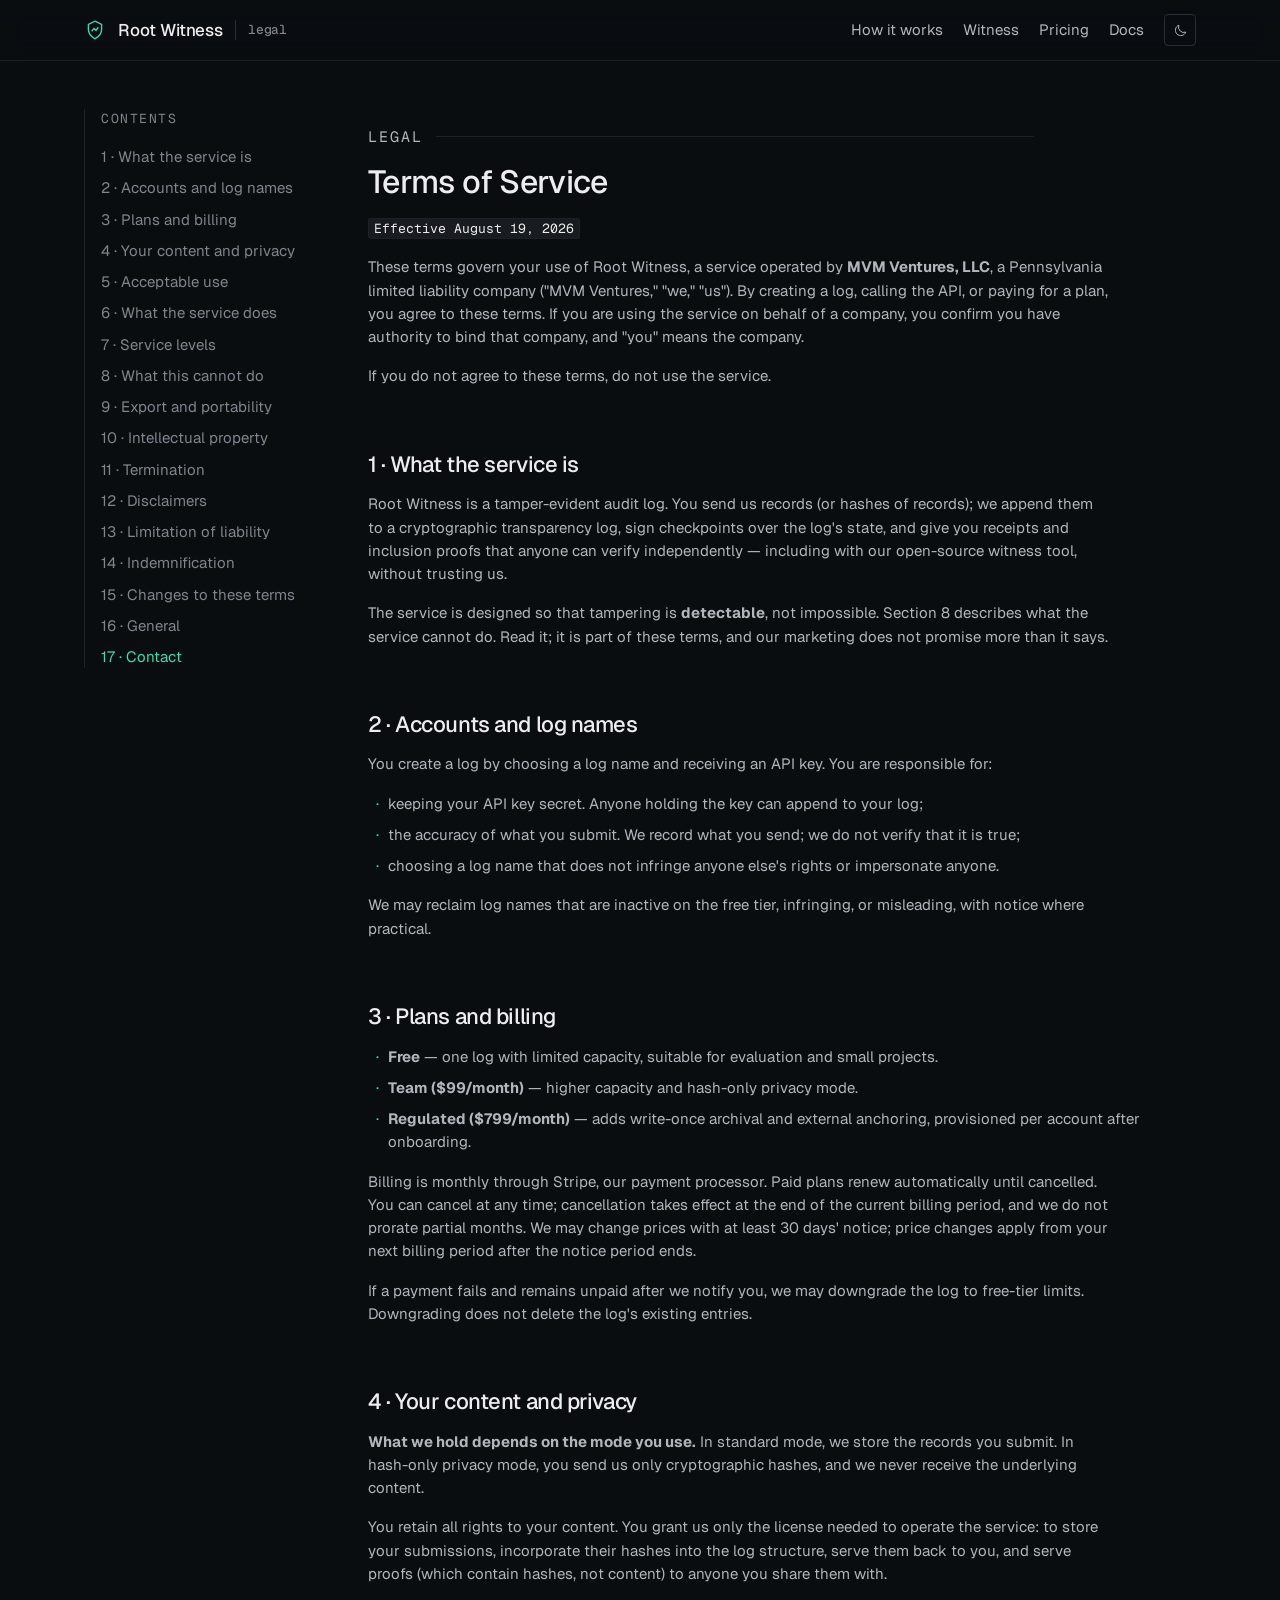
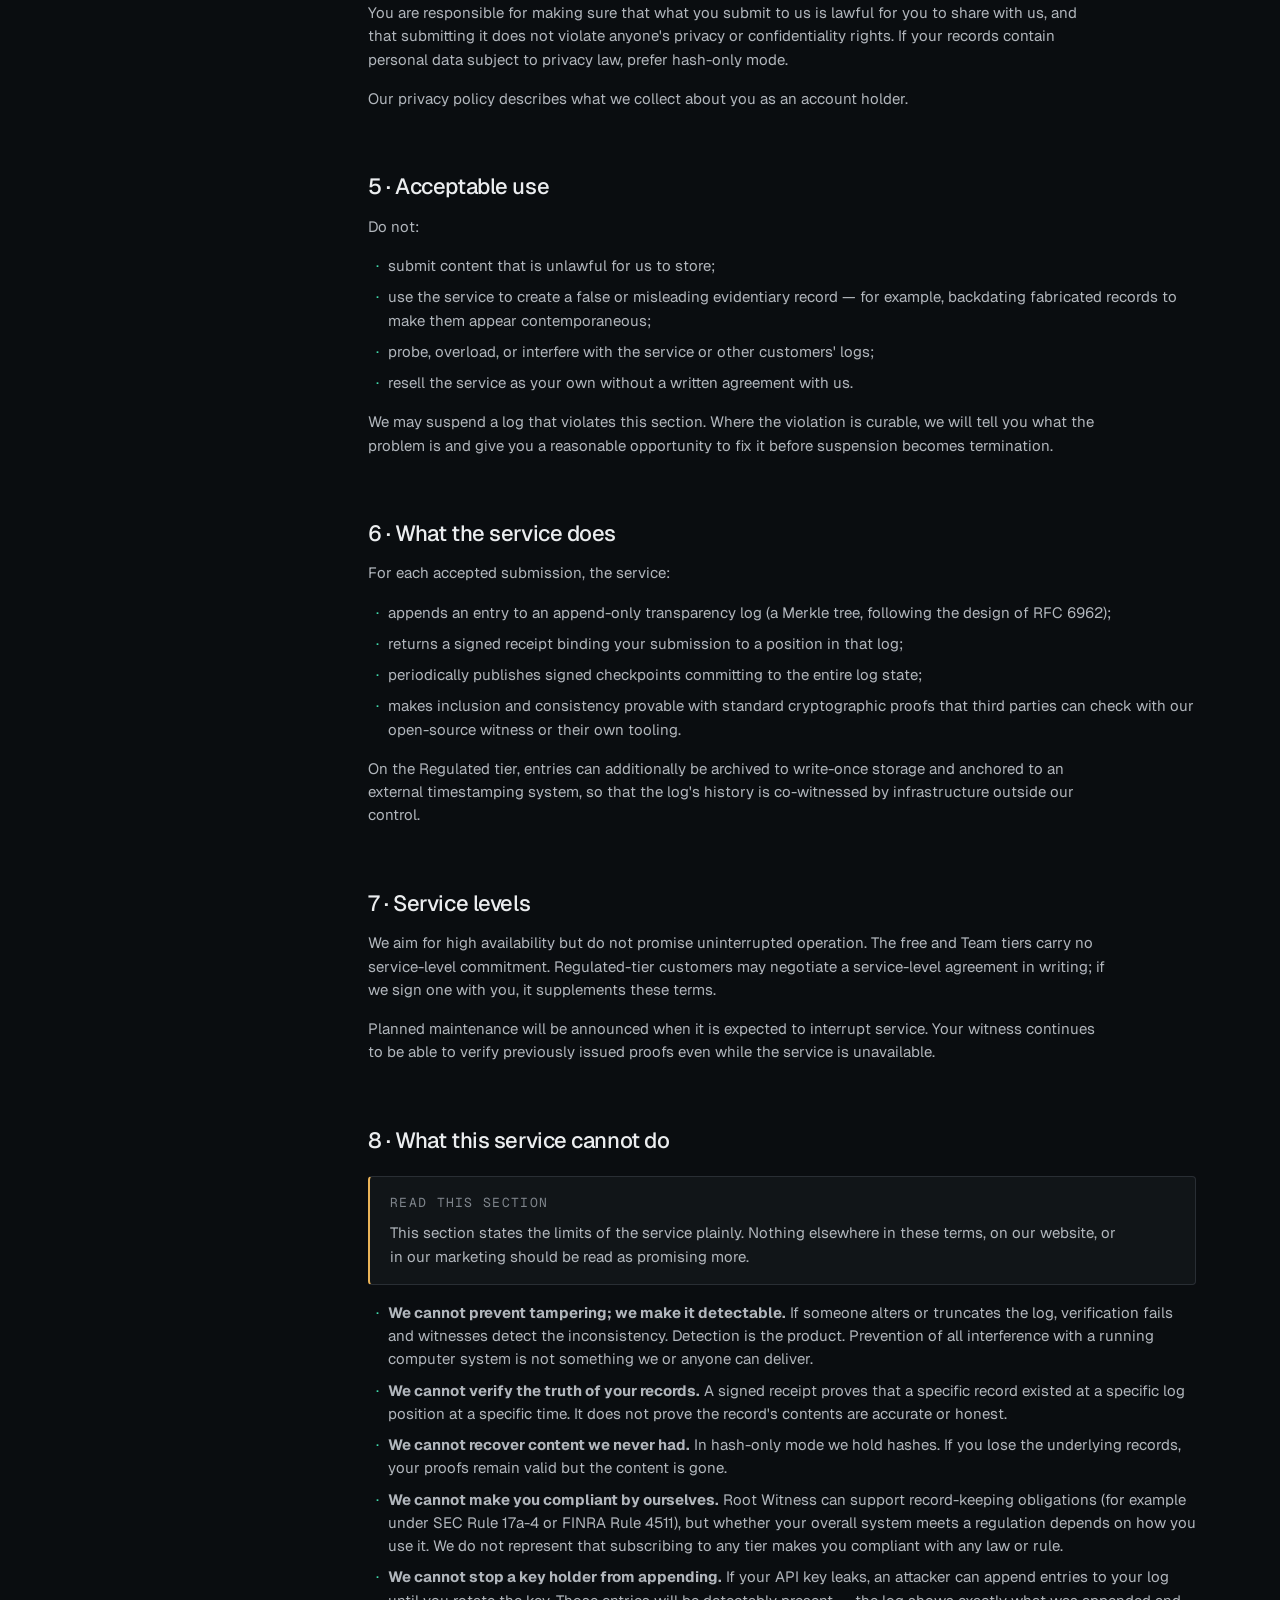
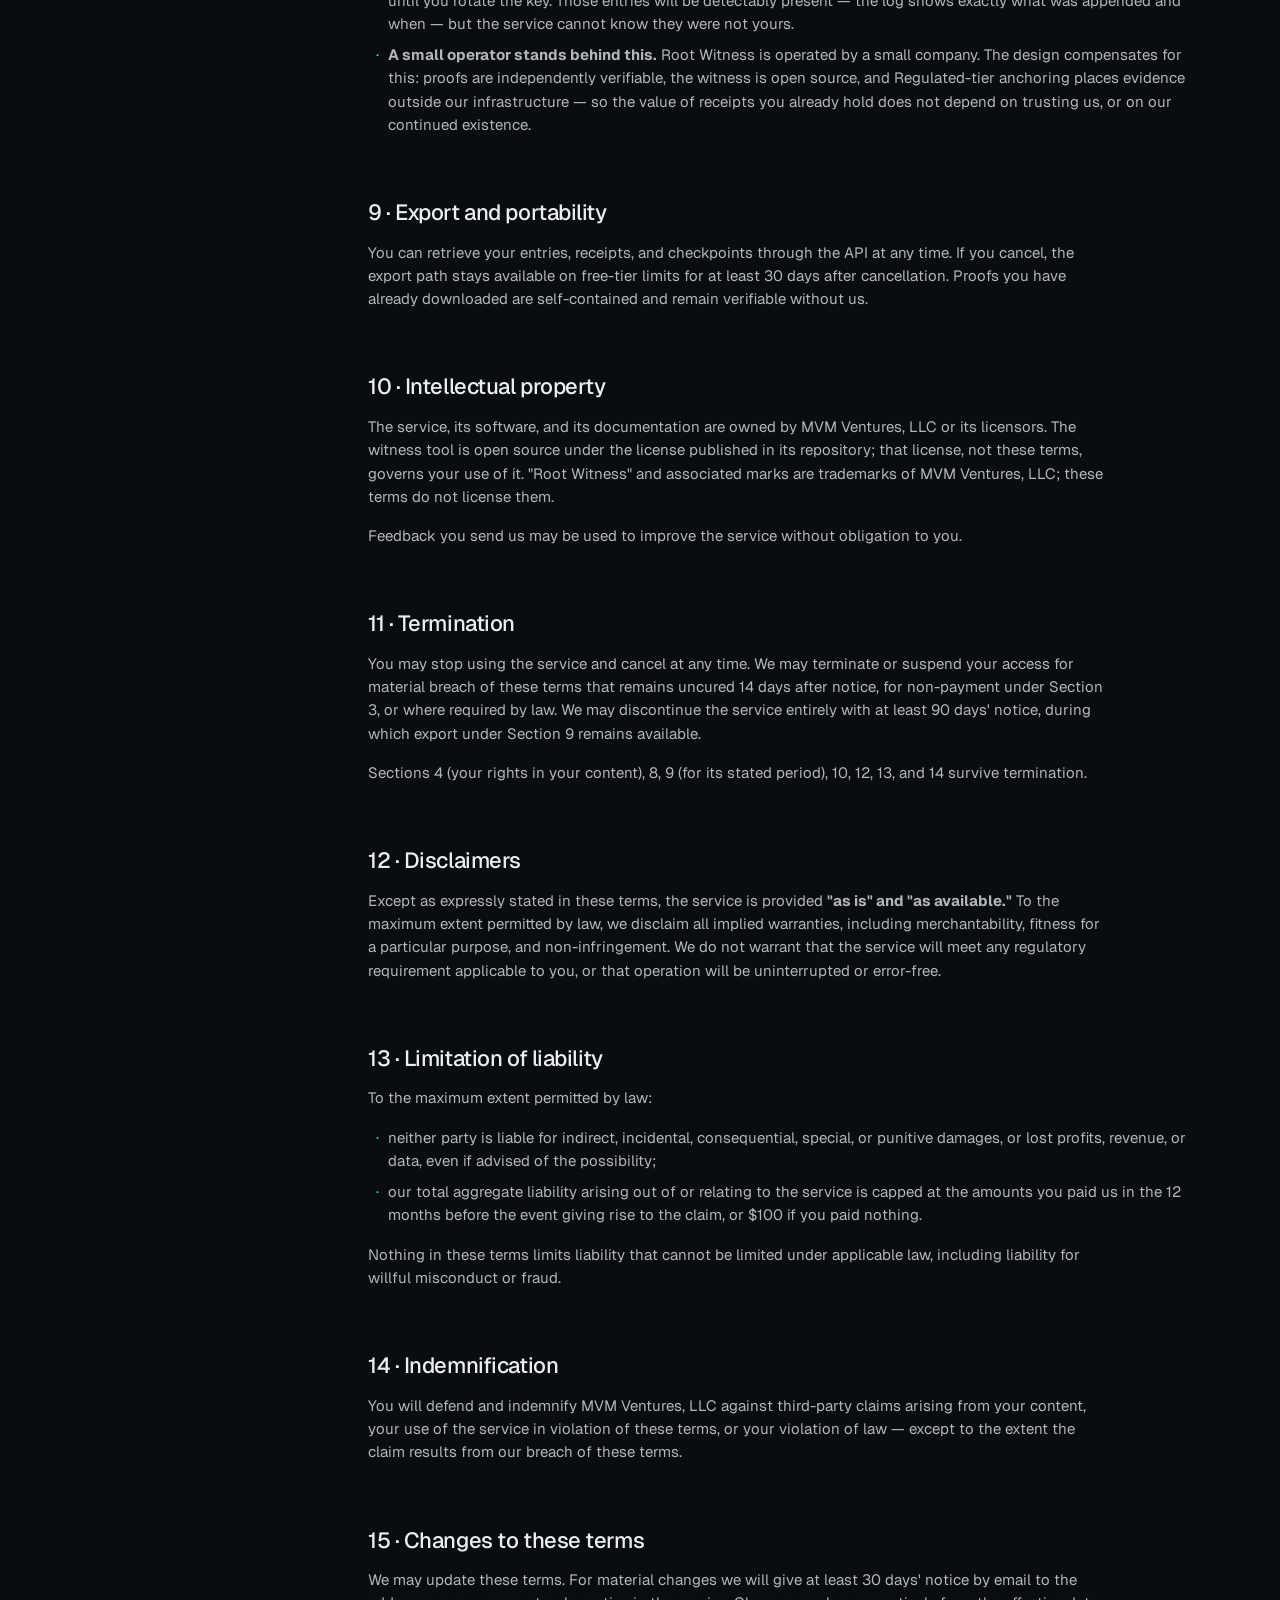
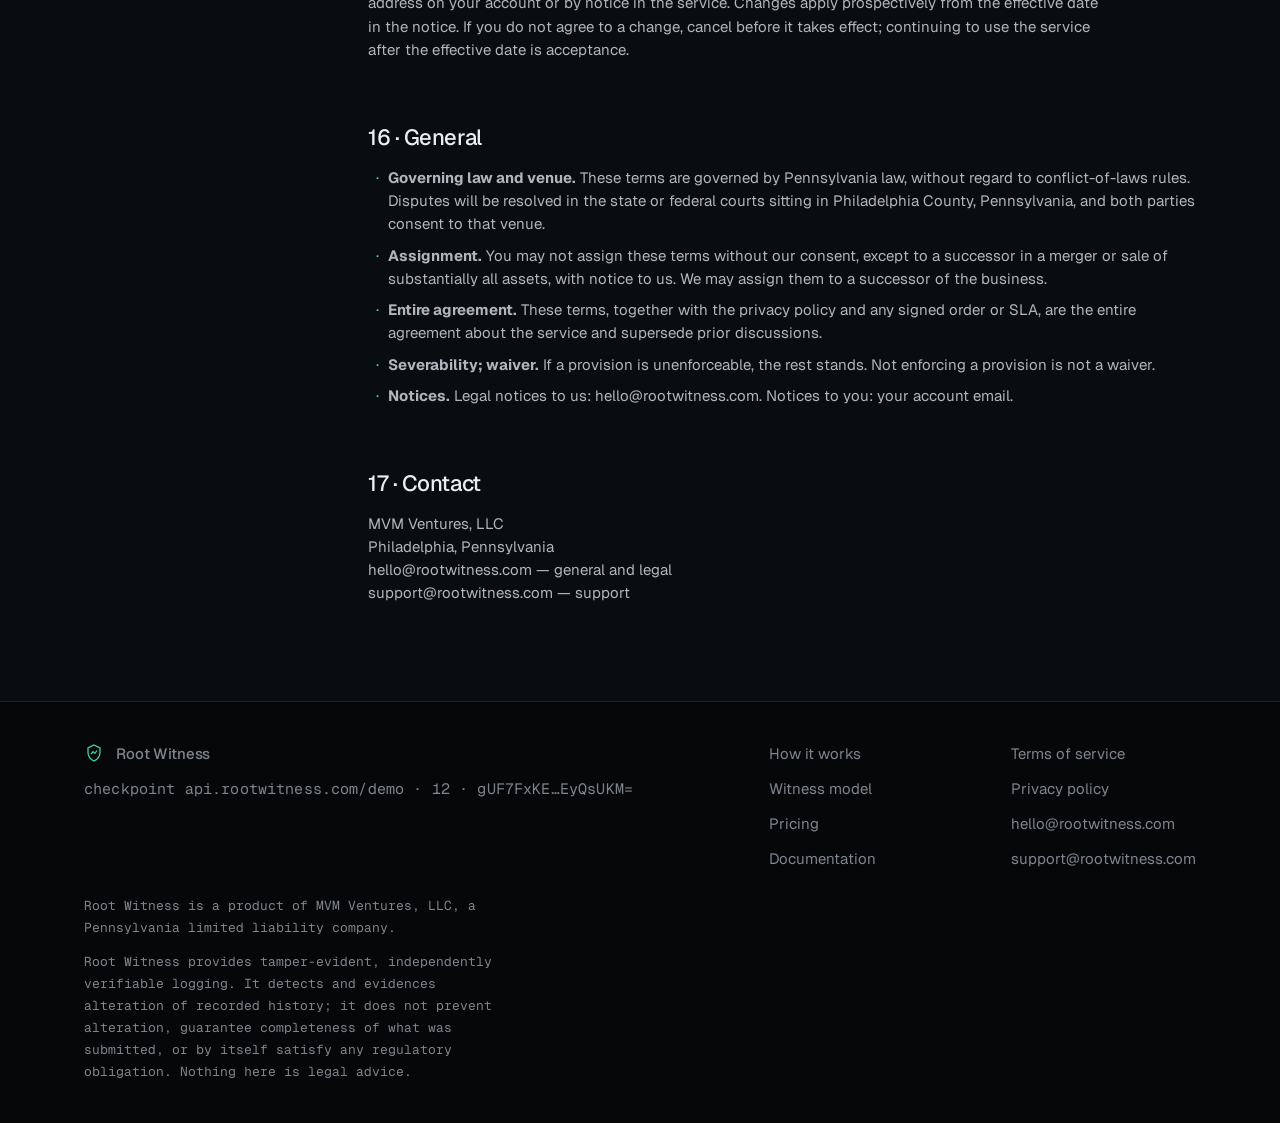
<file: terms.html>
<!DOCTYPE html>
<html lang="en" data-theme="dark">
<head>
<meta charset="utf-8">
<meta name="viewport" content="width=device-width, initial-scale=1">
<title>Terms of Service — Root Witness</title>
<meta name="description" content="The terms that govern Root Witness: plans and billing, your content, what the service can and cannot do, export, and liability. Plain language, Pennsylvania law.">
<link rel="preconnect" href="https://fonts.googleapis.com">
<link rel="preconnect" href="https://fonts.gstatic.com" crossorigin>
<link href="https://fonts.googleapis.com/css2?family=Geist+Mono:wght@400;500&family=Geist:wght@300;400;500;600&display=swap" rel="stylesheet">
<link rel="icon" href="data:image/svg+xml,%3Csvg xmlns='http://www.w3.org/2000/svg' viewBox='0 0 24 24' fill='none' stroke='%2334d0a8' stroke-width='1.6'%3E%3Cpath d='M12 2.6l7 3.4v5.4c0 4.3-2.9 8-7 10.1-4.1-2.1-7-5.8-7-10.1V6z'/%3E%3Cpath d='M12 9.2v5.6M9.2 12h5.6'/%3E%3C/svg%3E">
<link rel="stylesheet" href="./base.css">
<link rel="stylesheet" href="./style.css">
</head>
<body>

<header class="site">
  <div class="wrap nav">
    <a class="brand" href="./index.html" aria-label="Root Witness — home">
      <svg width="22" height="22" viewBox="0 0 24 24" fill="none" stroke="currentColor" stroke-width="1.5" aria-hidden="true">
        <path d="M12 2.4l7.2 3.4v5.5c0 4.4-3 8.2-7.2 10.3C7.8 19.5 4.8 15.7 4.8 11.3V5.8z"/>
        <path d="M8.4 13.4l2.5-3.1 2.2 2.1 2.5-3.4"/>
      </svg>
      <span>Root&nbsp;Witness</span>
      <span class="sub">legal</span>
    </a>
    <nav class="nav-links">
      <a href="./index.html#how" class="hide-sm">How it works</a>
      <a href="./index.html#witness" class="hide-sm">Witness</a>
      <a href="./index.html#pricing">Pricing</a>
      <a href="./docs.html">Docs</a>
      <button class="icon-btn" id="theme" aria-label="Toggle color theme">
        <svg width="15" height="15" viewBox="0 0 24 24" fill="none" stroke="currentColor" stroke-width="1.6" aria-hidden="true"><path d="M20.5 14.6A8.6 8.6 0 019.4 3.5a8.6 8.6 0 1011.1 11.1z"/></svg>
      </button>
    </nav>
  </div>
</header>

<main class="wrap">
<div class="docs-layout">

  <aside class="toc">
    <p class="toc-h">Contents</p>
    <a href="#what">1 · What the service is</a>
    <a href="#accounts">2 · Accounts and log names</a>
    <a href="#billing">3 · Plans and billing</a>
    <a href="#content">4 · Your content and privacy</a>
    <a href="#use">5 · Acceptable use</a>
    <a href="#does">6 · What the service does</a>
    <a href="#sla">7 · Service levels</a>
    <a href="#limits">8 · What this cannot do</a>
    <a href="#export">9 · Export and portability</a>
    <a href="#ip">10 · Intellectual property</a>
    <a href="#termination">11 · Termination</a>
    <a href="#disclaimers">12 · Disclaimers</a>
    <a href="#liability">13 · Limitation of liability</a>
    <a href="#indemnification">14 · Indemnification</a>
    <a href="#changes">15 · Changes to these terms</a>
    <a href="#general">16 · General</a>
    <a href="#contact">17 · Contact</a>
  </aside>

  <article class="doc">
    <p class="eyebrow" style="margin-bottom:var(--space-4)">Legal</p>
    <h1>Terms of Service</h1>
    <p><code>Effective August 19, 2026</code></p>
    <p>
      These terms govern your use of Root Witness, a service operated by
      <strong>MVM Ventures, LLC</strong>, a Pennsylvania limited liability company
      ("MVM Ventures," "we," "us"). By creating a log, calling the API, or paying
      for a plan, you agree to these terms. If you are using the service on behalf
      of a company, you confirm you have authority to bind that company, and "you"
      means the company.
    </p>
    <p>If you do not agree to these terms, do not use the service.</p>

    <h2 id="what">1 · What the service is</h2>
    <p>
      Root Witness is a tamper-evident audit log. You send us records (or hashes
      of records); we append them to a cryptographic transparency log, sign
      checkpoints over the log's state, and give you receipts and inclusion
      proofs that anyone can verify independently — including with our
      open-source witness tool, without trusting us.
    </p>
    <p>
      The service is designed so that tampering is <strong>detectable</strong>,
      not impossible. <a href="#limits">Section 8</a> describes what the service
      cannot do. Read it; it is part of these terms, and our marketing does not
      promise more than it says.
    </p>

    <h2 id="accounts">2 · Accounts and log names</h2>
    <p>You create a log by choosing a log name and receiving an API key. You are responsible for:</p>
    <ul class="bul">
      <li>keeping your API key secret. Anyone holding the key can append to your log;</li>
      <li>the accuracy of what you submit. We record what you send; we do not verify that it is true;</li>
      <li>choosing a log name that does not infringe anyone else's rights or impersonate anyone.</li>
    </ul>
    <p>
      We may reclaim log names that are inactive on the free tier, infringing,
      or misleading, with notice where practical.
    </p>

    <h2 id="billing">3 · Plans and billing</h2>
    <ul class="bul">
      <li><strong>Free</strong> — one log with limited capacity, suitable for evaluation and small projects.</li>
      <li><strong>Team ($99/month)</strong> — higher capacity and hash-only privacy mode.</li>
      <li><strong>Regulated ($799/month)</strong> — adds write-once archival and external anchoring, provisioned per account after onboarding.</li>
    </ul>
    <p>
      Billing is monthly through Stripe, our payment processor. Paid plans renew
      automatically until cancelled. You can cancel at any time; cancellation
      takes effect at the end of the current billing period, and we do not
      prorate partial months. We may change prices with at least 30 days'
      notice; price changes apply from your next billing period after the
      notice period ends.
    </p>
    <p>
      If a payment fails and remains unpaid after we notify you, we may
      downgrade the log to free-tier limits. Downgrading does not delete the
      log's existing entries.
    </p>

    <h2 id="content">4 · Your content and privacy</h2>
    <p>
      <strong>What we hold depends on the mode you use.</strong> In standard
      mode, we store the records you submit. In hash-only privacy mode, you
      send us only cryptographic hashes, and we never receive the underlying
      content.
    </p>
    <p>
      You retain all rights to your content. You grant us only the license
      needed to operate the service: to store your submissions, incorporate
      their hashes into the log structure, serve them back to you, and serve
      proofs (which contain hashes, not content) to anyone you share them with.
    </p>
    <p>
      You are responsible for making sure that what you submit to us is lawful
      for you to share with us, and that submitting it does not violate
      anyone's privacy or confidentiality rights. If your records contain
      personal data subject to privacy law, prefer hash-only mode.
    </p>
    <p>
      Our <a href="./privacy.html">privacy policy</a> describes what we collect
      about you as an account holder.
    </p>

    <h2 id="use">5 · Acceptable use</h2>
    <p>Do not:</p>
    <ul class="bul">
      <li>submit content that is unlawful for us to store;</li>
      <li>use the service to create a false or misleading evidentiary record — for example, backdating fabricated records to make them appear contemporaneous;</li>
      <li>probe, overload, or interfere with the service or other customers' logs;</li>
      <li>resell the service as your own without a written agreement with us.</li>
    </ul>
    <p>
      We may suspend a log that violates this section. Where the violation is
      curable, we will tell you what the problem is and give you a reasonable
      opportunity to fix it before suspension becomes termination.
    </p>

    <h2 id="does">6 · What the service does</h2>
    <p>For each accepted submission, the service:</p>
    <ul class="bul">
      <li>appends an entry to an append-only transparency log (a Merkle tree, following the design of RFC 6962);</li>
      <li>returns a signed receipt binding your submission to a position in that log;</li>
      <li>periodically publishes signed checkpoints committing to the entire log state;</li>
      <li>makes inclusion and consistency provable with standard cryptographic proofs that third parties can check with our open-source witness or their own tooling.</li>
    </ul>
    <p>
      On the Regulated tier, entries can additionally be archived to write-once
      storage and anchored to an external timestamping system, so that the
      log's history is co-witnessed by infrastructure outside our control.
    </p>

    <h2 id="sla">7 · Service levels</h2>
    <p>
      We aim for high availability but do not promise uninterrupted operation.
      The free and Team tiers carry no service-level commitment. Regulated-tier
      customers may negotiate a service-level agreement in writing; if we sign
      one with you, it supplements these terms.
    </p>
    <p>
      Planned maintenance will be announced when it is expected to interrupt
      service. Your witness continues to be able to verify previously issued
      proofs even while the service is unavailable.
    </p>

    <h2 id="limits">8 · What this service cannot do</h2>
    <div class="callout warn">
      <div class="ct">Read this section</div>
      <p>
        This section states the limits of the service plainly. Nothing
        elsewhere in these terms, on our website, or in our marketing should be
        read as promising more.
      </p>
    </div>
    <ul class="bul">
      <li><strong>We cannot prevent tampering; we make it detectable.</strong> If someone alters or truncates the log, verification fails and witnesses detect the inconsistency. Detection is the product. Prevention of all interference with a running computer system is not something we or anyone can deliver.</li>
      <li><strong>We cannot verify the truth of your records.</strong> A signed receipt proves that a specific record existed at a specific log position at a specific time. It does not prove the record's contents are accurate or honest.</li>
      <li><strong>We cannot recover content we never had.</strong> In hash-only mode we hold hashes. If you lose the underlying records, your proofs remain valid but the content is gone.</li>
      <li><strong>We cannot make you compliant by ourselves.</strong> Root Witness can support record-keeping obligations (for example under SEC Rule 17a-4 or FINRA Rule 4511), but whether your overall system meets a regulation depends on how you use it. We do not represent that subscribing to any tier makes you compliant with any law or rule.</li>
      <li><strong>We cannot stop a key holder from appending.</strong> If your API key leaks, an attacker can append entries to your log until you rotate the key. Those entries will be detectably present — the log shows exactly what was appended and when — but the service cannot know they were not yours.</li>
      <li><strong>A small operator stands behind this.</strong> Root Witness is operated by a small company. The design compensates for this: proofs are independently verifiable, the witness is open source, and Regulated-tier anchoring places evidence outside our infrastructure — so the value of receipts you already hold does not depend on trusting us, or on our continued existence.</li>
    </ul>

    <h2 id="export">9 · Export and portability</h2>
    <p>
      You can retrieve your entries, receipts, and checkpoints through the API
      at any time. If you cancel, the export path stays available on free-tier
      limits for at least 30 days after cancellation. Proofs you have already
      downloaded are self-contained and remain verifiable without us.
    </p>

    <h2 id="ip">10 · Intellectual property</h2>
    <p>
      The service, its software, and its documentation are owned by
      MVM Ventures, LLC or its licensors. The witness tool is open source under
      the license published in its repository; that license, not these terms,
      governs your use of it. "Root Witness" and associated marks are
      trademarks of MVM Ventures, LLC; these terms do not license them.
    </p>
    <p>Feedback you send us may be used to improve the service without obligation to you.</p>

    <h2 id="termination">11 · Termination</h2>
    <p>
      You may stop using the service and cancel at any time. We may terminate
      or suspend your access for material breach of these terms that remains
      uncured 14 days after notice, for non-payment under
      <a href="#billing">Section 3</a>, or where required by law. We may
      discontinue the service entirely with at least 90 days' notice, during
      which export under <a href="#export">Section 9</a> remains available.
    </p>
    <p>
      Sections 4 (your rights in your content), 8, 9 (for its stated period),
      10, 12, 13, and 14 survive termination.
    </p>

    <h2 id="disclaimers">12 · Disclaimers</h2>
    <p>
      Except as expressly stated in these terms, the service is provided
      <strong>"as is" and "as available."</strong> To the maximum extent
      permitted by law, we disclaim all implied warranties, including
      merchantability, fitness for a particular purpose, and non-infringement.
      We do not warrant that the service will meet any regulatory requirement
      applicable to you, or that operation will be uninterrupted or error-free.
    </p>

    <h2 id="liability">13 · Limitation of liability</h2>
    <p>To the maximum extent permitted by law:</p>
    <ul class="bul">
      <li>neither party is liable for indirect, incidental, consequential, special, or punitive damages, or lost profits, revenue, or data, even if advised of the possibility;</li>
      <li>our total aggregate liability arising out of or relating to the service is capped at the amounts you paid us in the 12 months before the event giving rise to the claim, or $100 if you paid nothing.</li>
    </ul>
    <p>
      Nothing in these terms limits liability that cannot be limited under
      applicable law, including liability for willful misconduct or fraud.
    </p>

    <h2 id="indemnification">14 · Indemnification</h2>
    <p>
      You will defend and indemnify MVM Ventures, LLC against third-party
      claims arising from your content, your use of the service in violation of
      these terms, or your violation of law — except to the extent the claim
      results from our breach of these terms.
    </p>

    <h2 id="changes">15 · Changes to these terms</h2>
    <p>
      We may update these terms. For material changes we will give at least 30
      days' notice by email to the address on your account or by notice in the
      service. Changes apply prospectively from the effective date in the
      notice. If you do not agree to a change, cancel before it takes effect;
      continuing to use the service after the effective date is acceptance.
    </p>

    <h2 id="general">16 · General</h2>
    <ul class="bul">
      <li><strong>Governing law and venue.</strong> These terms are governed by Pennsylvania law, without regard to conflict-of-laws rules. Disputes will be resolved in the state or federal courts sitting in Philadelphia County, Pennsylvania, and both parties consent to that venue.</li>
      <li><strong>Assignment.</strong> You may not assign these terms without our consent, except to a successor in a merger or sale of substantially all assets, with notice to us. We may assign them to a successor of the business.</li>
      <li><strong>Entire agreement.</strong> These terms, together with the <a href="./privacy.html">privacy policy</a> and any signed order or SLA, are the entire agreement about the service and supersede prior discussions.</li>
      <li><strong>Severability; waiver.</strong> If a provision is unenforceable, the rest stands. Not enforcing a provision is not a waiver.</li>
      <li><strong>Notices.</strong> Legal notices to us: <a href="mailto:hello@rootwitness.com">hello@rootwitness.com</a>. Notices to you: your account email.</li>
    </ul>

    <h2 id="contact">17 · Contact</h2>
    <p>
      MVM Ventures, LLC<br>
      Philadelphia, Pennsylvania<br>
      <a href="mailto:hello@rootwitness.com">hello@rootwitness.com</a> — general and legal<br>
      <a href="mailto:support@rootwitness.com">support@rootwitness.com</a> — support
    </p>
  </article>

</div>
</main>

<footer class="site">
  <div class="wrap foot">
    <div class="col">
      <a class="brand" href="./index.html" aria-label="Root Witness">
        <svg width="20" height="20" viewBox="0 0 24 24" fill="none" stroke="currentColor" stroke-width="1.5" aria-hidden="true">
          <path d="M12 2.4l7.2 3.4v5.5c0 4.4-3 8.2-7.2 10.3C7.8 19.5 4.8 15.7 4.8 11.3V5.8z"/>
          <path d="M8.4 13.4l2.5-3.1 2.2 2.1 2.5-3.4"/>
        </svg>
        <span>Root Witness</span>
      </a>
      <span class="hash" id="live-checkpoint">checkpoint api.rootwitness.com/demo · 12 · gUF7FxKE…EyQsUKM=</span>
    </div>
    <div class="col">
      <a href="./index.html#how">How it works</a>
      <a href="./index.html#witness">Witness model</a>
      <a href="./index.html#pricing">Pricing</a>
      <a href="./docs.html">Documentation</a>
    </div>
    <div class="col">
      <a href="./terms.html">Terms of service</a>
      <a href="./privacy.html">Privacy policy</a>
      <a href="mailto:hello@rootwitness.com">hello@rootwitness.com</a>
      <a href="mailto:support@rootwitness.com">support@rootwitness.com</a>
    </div>
    <div class="col" style="max-width:38ch">
      <p class="legal">
        Root Witness is a product of MVM&nbsp;Ventures,&nbsp;LLC, a Pennsylvania limited liability company.
      </p>
      <p class="legal">
        Root Witness provides tamper-evident, independently verifiable logging. It detects and evidences
        alteration of recorded history; it does not prevent alteration, guarantee completeness of what
        was submitted, or by itself satisfy any regulatory obligation. Nothing here is legal advice.
      </p>
    </div>
  </div>
</footer>

<script src="./app.js"></script>
</body>
</html>
</file>
<file: base.css>
/* base.css — reset + primitives */
*, *::before, *::after { box-sizing: border-box; }
* { margin: 0; }
html { -webkit-text-size-adjust: 100%; scroll-behavior: smooth; }
@media (prefers-reduced-motion: reduce) {
  html { scroll-behavior: auto; }
  *, *::before, *::after { animation-duration: 0.01ms !important; animation-iteration-count: 1 !important; transition-duration: 0.01ms !important; }
}
body { min-height: 100vh; -webkit-font-smoothing: antialiased; text-rendering: optimizeLegibility; line-height: 1.55; }
img, svg, video, canvas { display: block; max-width: 100%; }
input, button, textarea, select { font: inherit; color: inherit; }
p, h1, h2, h3, h4, li { overflow-wrap: break-word; }
h1, h2, h3, h4 { line-height: 1.12; font-weight: 500; letter-spacing: -0.02em; }
ul, ol { padding: 0; list-style: none; }
a { color: inherit; text-decoration: none; }
:focus-visible { outline: 2px solid var(--accent); outline-offset: 3px; border-radius: 2px; }
.sr-only { position: absolute; width: 1px; height: 1px; padding: 0; margin: -1px; overflow: hidden; clip: rect(0 0 0 0); white-space: nowrap; border: 0; }
</file>
<file: style.css>
/* ============================================================
   The Notary — design tokens + components
   Aesthetic: infrastructure security. Restrained, dark-first,
   monospace for all cryptographic material.
   ============================================================ */

:root {
  /* type scale */
  --text-xs:   clamp(0.75rem, 0.72rem + 0.15vw, 0.8125rem);
  --text-sm:   clamp(0.875rem, 0.84rem + 0.2vw, 0.9375rem);
  --text-base: clamp(1rem, 0.96rem + 0.2vw, 1.0625rem);
  --text-lg:   clamp(1.125rem, 1rem + 0.6vw, 1.375rem);
  --text-xl:   clamp(1.4rem, 1.15rem + 1.1vw, 2rem);
  --text-2xl:  clamp(2rem, 1.35rem + 2.6vw, 3.25rem);

  /* spacing */
  --space-1: .25rem;  --space-2: .5rem;   --space-3: .75rem;  --space-4: 1rem;
  --space-5: 1.25rem; --space-6: 1.5rem;  --space-8: 2rem;    --space-10: 2.5rem;
  --space-12: 3rem;   --space-16: 4rem;   --space-20: 5rem;   --space-24: 6rem;
  --space-32: 8rem;

  --font-body: 'Geist', 'Inter', system-ui, sans-serif;
  --font-mono: 'Geist Mono', 'JetBrains Mono', ui-monospace, 'SFMono-Regular', Menlo, monospace;

  --radius: 4px;
  --maxw: 1160px;
  --border-w: 1px;
}

/* ---------- dark (default) ---------- */
:root, [data-theme="dark"] {
  --bg:        oklch(0.155 0.008 250);
  --bg-deep:   oklch(0.125 0.008 250);
  --surface:   oklch(0.192 0.009 250);
  --surface-2: oklch(0.225 0.010 250);
  --line:      oklch(0.30 0.012 250);
  --line-soft: oklch(0.245 0.010 250);
  --text:      oklch(0.945 0.004 250);
  --text-2:    oklch(0.775 0.010 250);
  --text-3:    oklch(0.615 0.012 250);
  --accent:    oklch(0.80 0.145 168);
  --accent-dim:oklch(0.52 0.085 168);
  --accent-bg: oklch(0.30 0.045 168);
  --warn:      oklch(0.80 0.125 78);
  --warn-bg:   oklch(0.32 0.05 78);
  --danger:    oklch(0.70 0.16 25);
  --grid:      oklch(0.24 0.010 250);
  --shadow: 0 1px 0 oklch(1 0 0 / 0.03) inset, 0 18px 40px -24px oklch(0 0 0 / 0.8);
}

/* ---------- light ---------- */
[data-theme="light"] {
  --bg:        oklch(0.975 0.003 250);
  --bg-deep:   oklch(0.945 0.004 250);
  --surface:   oklch(1 0 0);
  --surface-2: oklch(0.965 0.004 250);
  --line:      oklch(0.855 0.008 250);
  --line-soft: oklch(0.905 0.006 250);
  --text:      oklch(0.215 0.012 250);
  --text-2:    oklch(0.42 0.012 250);
  --text-3:    oklch(0.56 0.012 250);
  --accent:    oklch(0.50 0.11 168);
  --accent-dim:oklch(0.68 0.09 168);
  --accent-bg: oklch(0.93 0.04 168);
  --warn:      oklch(0.52 0.11 65);
  --warn-bg:   oklch(0.94 0.05 78);
  --danger:    oklch(0.52 0.17 25);
  --grid:      oklch(0.91 0.006 250);
  --shadow: 0 1px 2px oklch(0 0 0 / 0.05), 0 14px 30px -22px oklch(0 0 0 / 0.28);
}

body {
  background: var(--bg);
  color: var(--text);
  font-family: var(--font-body);
  font-size: var(--text-base);
  font-weight: 400;
}

/* ---------- layout ---------- */
.wrap { width: 100%; max-width: var(--maxw); margin-inline: auto; padding-inline: var(--space-6); }
section { padding-block: clamp(var(--space-16), 8vw, var(--space-32)); }
.rule { border: 0; border-top: var(--border-w) solid var(--line-soft); }

.eyebrow {
  font-family: var(--font-mono);
  font-size: var(--text-xs);
  letter-spacing: 0.14em;
  text-transform: uppercase;
  color: var(--text-3);
  display: flex; align-items: center; gap: var(--space-3);
  margin-bottom: var(--space-6);
}
.eyebrow::after { content: ""; flex: 1; height: 1px; background: var(--line-soft); }

h2.sec { font-size: var(--text-xl); max-width: 22ch; }
h3 { font-size: var(--text-lg); }
.lede { color: var(--text-2); max-width: 62ch; }
.mono { font-family: var(--font-mono); }
.hash { font-family: var(--font-mono); color: var(--text-3); font-size: var(--text-xs); letter-spacing: 0.01em; word-break: break-all; }
.ok { color: var(--accent); }
.warnc { color: var(--warn); }

/* ---------- header ---------- */
header.site {
  position: sticky; top: 0; z-index: 50;
  background: color-mix(in oklab, var(--bg) 88%, transparent);
  backdrop-filter: blur(10px);
  border-bottom: var(--border-w) solid var(--line-soft);
}
.nav { display: flex; align-items: center; gap: var(--space-6); height: 60px; }
.brand { display: flex; align-items: center; gap: var(--space-3); font-weight: 500; letter-spacing: -0.01em; }
.brand svg { color: var(--accent); }
.brand .sub { font-family: var(--font-mono); font-size: var(--text-xs); color: var(--text-3); border-left: 1px solid var(--line); padding-left: var(--space-3); }
.nav-links { display: flex; gap: var(--space-5); margin-left: auto; align-items: center; }
.nav-links a { font-size: var(--text-sm); color: var(--text-2); transition: color .15s; }
.nav-links a:hover { color: var(--text); }
.nav-links a.active { color: var(--text); }
.icon-btn {
  background: transparent; border: var(--border-w) solid var(--line); border-radius: var(--radius);
  width: 32px; height: 32px; display: grid; place-items: center; cursor: pointer; color: var(--text-2);
}
.icon-btn:hover { color: var(--text); border-color: var(--text-3); }
@media (max-width: 720px) {
  .nav-links a.hide-sm { display: none; }
  .brand .sub { display: none; }
}

/* ---------- buttons ---------- */
.btn {
  display: inline-flex; align-items: center; gap: var(--space-2);
  font-size: var(--text-sm); font-weight: 500;
  padding: var(--space-3) var(--space-5);
  border-radius: var(--radius); border: var(--border-w) solid transparent;
  cursor: pointer; transition: background .15s, border-color .15s, color .15s;
}
.btn-primary { background: var(--accent); color: oklch(0.16 0.02 168); }
.btn-primary:hover { background: color-mix(in oklab, var(--accent) 85%, white); }
[data-theme="light"] .btn-primary { color: oklch(0.99 0 0); }
.btn-ghost { border-color: var(--line); color: var(--text); background: var(--surface); }
.btn-ghost:hover { border-color: var(--text-3); background: var(--surface-2); }
.btn-quiet { color: var(--text-2); padding-inline: 0; }
.btn-quiet:hover { color: var(--accent); }

/* ---------- hero ---------- */
.hero { position: relative; overflow: hidden; border-bottom: var(--border-w) solid var(--line-soft); }
.hero::before {
  content: ""; position: absolute; inset: 0;
  background-image: linear-gradient(var(--grid) 1px, transparent 1px), linear-gradient(90deg, var(--grid) 1px, transparent 1px);
  background-size: 56px 56px;
  mask-image: radial-gradient(120% 80% at 20% 0%, black 0%, transparent 72%);
  opacity: .55; pointer-events: none;
}
.hero .wrap { position: relative; padding-block: clamp(var(--space-16), 9vw, var(--space-32)); }
.hero-grid { display: grid; grid-template-columns: minmax(0, 1.05fr) minmax(0, 0.95fr); gap: clamp(var(--space-8), 5vw, var(--space-16)); align-items: start; }
@media (max-width: 940px) { .hero-grid { grid-template-columns: 1fr; } }

.tagbar { display: flex; flex-wrap: wrap; gap: var(--space-2); margin-bottom: var(--space-6); }
.tag {
  font-family: var(--font-mono); font-size: var(--text-xs); color: var(--text-2);
  border: var(--border-w) solid var(--line); border-radius: 999px;
  padding: var(--space-1) var(--space-3); background: var(--surface);
}
.tag.live { color: var(--accent); border-color: var(--accent-dim); display: inline-flex; align-items: center; gap: var(--space-2); }
.dot { width: 6px; height: 6px; border-radius: 50%; background: var(--accent); box-shadow: 0 0 0 3px var(--accent-bg); }

h1.hero-h {
  font-size: var(--text-2xl); font-weight: 500; letter-spacing: -0.035em;
  max-width: 16ch;
}
h1.hero-h .strike { color: var(--text-3); text-decoration: line-through; text-decoration-thickness: 1px; }
h1.hero-h em { font-style: normal; color: var(--accent); }
.hero p.lede { margin-top: var(--space-6); font-size: var(--text-lg); color: var(--text-2); max-width: 52ch; }
.hero .cta-row { display: flex; flex-wrap: wrap; gap: var(--space-3); margin-top: var(--space-8); align-items: center; }
.hero .microcopy { font-size: var(--text-xs); color: var(--text-3); margin-top: var(--space-5); font-family: var(--font-mono); }

/* ---------- terminal ---------- */
.term {
  background: var(--bg-deep); border: var(--border-w) solid var(--line);
  border-radius: var(--radius); box-shadow: var(--shadow); overflow: hidden;
}
.term-bar {
  display: flex; align-items: center; gap: var(--space-3);
  padding: var(--space-3) var(--space-4); border-bottom: var(--border-w) solid var(--line-soft);
  font-family: var(--font-mono); font-size: var(--text-xs); color: var(--text-3);
  background: var(--surface);
}
.term-bar .lights { display: flex; gap: 5px; }
.term-bar .lights i { width: 8px; height: 8px; border-radius: 50%; background: var(--line); display: block; }
.term-body {
  font-family: var(--font-mono); font-size: clamp(0.7rem, 0.62rem + 0.35vw, 0.8125rem);
  line-height: 1.75; padding: var(--space-4) var(--space-5);
  color: var(--text-2); tab-size: 2;
  /* A real terminal soft-wraps a long line rather than hiding it. These are
     verbatim tool outputs, so wrap them instead of clipping the tail off. */
  white-space: pre-wrap; overflow-wrap: anywhere;
}
.term-body .cont { color: var(--text-3); }
.term-body .c { color: var(--text-3); }
.term-body .p { color: var(--accent); }
.term-body .k { color: var(--text); }
.term-body .w { color: var(--warn); }
.term-body .d { color: var(--danger); }

/* ---------- hash ticker ---------- */
.ticker { border-block: var(--border-w) solid var(--line-soft); background: var(--bg-deep); overflow: hidden; }
.ticker-track {
  display: flex; gap: var(--space-8); width: max-content;
  padding-block: var(--space-3);
  animation: slide 90s linear infinite;
  font-family: var(--font-mono); font-size: var(--text-xs); color: var(--text-3); white-space: nowrap;
}
.ticker-track span b { font-weight: 400; color: var(--accent-dim); }
@keyframes slide { from { transform: translateX(0); } to { transform: translateX(-50%); } }

/* ---------- flow diagram ---------- */
.flow { display: grid; grid-template-columns: repeat(4, minmax(0, 1fr)); gap: var(--space-4); margin-top: var(--space-12); }
@media (max-width: 900px) { .flow { grid-template-columns: 1fr 1fr; } }
@media (max-width: 560px) { .flow { grid-template-columns: 1fr; } }
.node {
  position: relative; background: var(--surface); border: var(--border-w) solid var(--line);
  border-radius: var(--radius); padding: var(--space-5);
}
.node .n { font-family: var(--font-mono); font-size: var(--text-xs); color: var(--text-3); }
.node h3 { font-size: var(--text-base); font-weight: 500; margin-top: var(--space-3); }
.node p { font-size: var(--text-sm); color: var(--text-2); margin-top: var(--space-2); }
.node .payload {
  margin-top: var(--space-4); padding-top: var(--space-3); border-top: 1px dashed var(--line-soft);
  font-family: var(--font-mono); font-size: var(--text-xs); color: var(--text-3); word-break: break-all;
}
.node.terminal-node { border-color: var(--accent-dim); }
.node.terminal-node .n { color: var(--accent); }
.arrow {
  position: absolute; right: calc(var(--space-4) * -1 - 6px); top: 50%; transform: translateY(-50%);
  color: var(--text-3); width: 16px; height: 16px; opacity: .7;
}
@media (max-width: 900px) { .arrow { display: none; } }

.flow-note {
  margin-top: var(--space-8); border-left: 2px solid var(--accent-dim);
  padding: var(--space-4) var(--space-5); background: var(--surface); font-size: var(--text-sm); color: var(--text-2);
}

/* ---------- contrast / differentiator ---------- */
.contrast { display: grid; grid-template-columns: 1fr 1fr; gap: var(--space-4); margin-top: var(--space-10); }
@media (max-width: 780px) { .contrast { grid-template-columns: 1fr; } }
.panel { border: var(--border-w) solid var(--line); border-radius: var(--radius); padding: var(--space-6); background: var(--surface); }
.panel.them { background: transparent; border-style: dashed; }
.panel .label { font-family: var(--font-mono); font-size: var(--text-xs); letter-spacing: .12em; text-transform: uppercase; color: var(--text-3); }
.panel.us .label { color: var(--accent); }
.panel .claim { font-size: var(--text-lg); margin-top: var(--space-4); letter-spacing: -0.02em; }
.panel.them .claim { color: var(--text-3); }
.panel p { color: var(--text-2); font-size: var(--text-sm); margin-top: var(--space-4); }

.checklist { display: grid; gap: var(--space-3); margin-top: var(--space-6); }
.checklist li { display: flex; gap: var(--space-3); font-size: var(--text-sm); color: var(--text-2); }
.checklist li svg { flex: none; margin-top: 3px; color: var(--accent); }

/* ---------- key/threat cards ---------- */
.cards3 { display: grid; grid-template-columns: repeat(3, minmax(0,1fr)); gap: var(--space-4); margin-top: var(--space-10); }
@media (max-width: 880px) { .cards3 { grid-template-columns: 1fr; } }
.card { border: var(--border-w) solid var(--line); border-radius: var(--radius); background: var(--surface); padding: var(--space-6); }
.card h3 { font-size: var(--text-base); font-weight: 500; }
.card p { font-size: var(--text-sm); color: var(--text-2); margin-top: var(--space-3); }
.card .kicker { font-family: var(--font-mono); font-size: var(--text-xs); color: var(--text-3); text-transform: uppercase; letter-spacing: .1em; margin-bottom: var(--space-4); display: block; }

/* ---------- audience ---------- */
.aud { display: grid; grid-template-columns: repeat(3, minmax(0,1fr)); gap: 0; margin-top: var(--space-10); border: var(--border-w) solid var(--line); border-radius: var(--radius); overflow: hidden; }
@media (max-width: 880px) { .aud { grid-template-columns: 1fr; } }
.aud > div { padding: var(--space-6); border-right: var(--border-w) solid var(--line-soft); }
.aud > div:last-child { border-right: 0; }
@media (max-width: 880px) { .aud > div { border-right: 0; border-bottom: var(--border-w) solid var(--line-soft); } .aud > div:last-child { border-bottom: 0; } }
.aud .reg { font-family: var(--font-mono); font-size: var(--text-xs); color: var(--accent); letter-spacing: .06em; }
.aud h3 { font-size: var(--text-base); margin-top: var(--space-3); font-weight: 500; }
.aud p { font-size: var(--text-sm); color: var(--text-2); margin-top: var(--space-3); }

/* ---------- pricing ---------- */
.pricing { display: grid; grid-template-columns: repeat(3, minmax(0,1fr)); gap: var(--space-4); margin-top: var(--space-10); align-items: stretch; }
@media (max-width: 940px) { .pricing { grid-template-columns: 1fr; } }
.plan { display: flex; flex-direction: column; border: var(--border-w) solid var(--line); border-radius: var(--radius); background: var(--surface); padding: var(--space-6); }
.plan.featured { border-color: var(--accent-dim); box-shadow: var(--shadow); }
.plan .pname { font-family: var(--font-mono); font-size: var(--text-xs); letter-spacing: .14em; text-transform: uppercase; color: var(--text-3); display: flex; justify-content: space-between; align-items: center; }
.plan.featured .pname { color: var(--accent); }
.plan .price { font-size: var(--text-xl); font-weight: 500; margin-top: var(--space-5); letter-spacing: -0.03em; }
.plan .price small { font-size: var(--text-sm); color: var(--text-3); font-weight: 400; letter-spacing: 0; }
.plan .pdesc { font-size: var(--text-sm); color: var(--text-2); margin-top: var(--space-3); min-height: 3em; }
.plan ul { margin: var(--space-6) 0 var(--space-8); display: grid; gap: var(--space-3); }
.plan li { font-size: var(--text-sm); color: var(--text-2); display: flex; gap: var(--space-3); }
.plan li svg { flex: none; margin-top: 4px; color: var(--accent-dim); }
.plan .btn { margin-top: auto; justify-content: center; }

/* ---------- limitations ---------- */
.limits { border: var(--border-w) solid var(--warn); border-radius: var(--radius); background: color-mix(in oklab, var(--warn-bg) 35%, transparent); padding: clamp(var(--space-6), 4vw, var(--space-10)); }
.limits .eyebrow { color: var(--warn); }
.limits .eyebrow::after { background: color-mix(in oklab, var(--warn) 40%, transparent); }
.limits h2 { font-size: var(--text-xl); max-width: 20ch; }
.limits .grid2 { display: grid; grid-template-columns: 1fr 1fr; gap: var(--space-8); margin-top: var(--space-8); }
@media (max-width: 780px) { .limits .grid2 { grid-template-columns: 1fr; gap: var(--space-6); } }
.limits p { color: var(--text-2); font-size: var(--text-sm); }
.limits p + p { margin-top: var(--space-4); }
.limits strong { color: var(--text); font-weight: 500; }
.limits ul { display: grid; gap: var(--space-4); }
.limits li { font-size: var(--text-sm); color: var(--text-2); padding-left: var(--space-5); position: relative; }
.limits li::before { content: "—"; position: absolute; left: 0; color: var(--warn); font-family: var(--font-mono); }

/* ---------- faq ---------- */
.faq { border-top: var(--border-w) solid var(--line-soft); margin-top: var(--space-10); }
details { border-bottom: var(--border-w) solid var(--line-soft); }
details summary {
  cursor: pointer; list-style: none; padding: var(--space-5) 0;
  display: flex; gap: var(--space-4); align-items: baseline; font-size: var(--text-base); color: var(--text);
}
details summary::-webkit-details-marker { display: none; }
details summary .q { font-family: var(--font-mono); font-size: var(--text-xs); color: var(--text-3); flex: none; width: 2.4rem; }
details summary::after { content: "+"; margin-left: auto; color: var(--text-3); font-family: var(--font-mono); }
details[open] summary::after { content: "\2013"; }
details p { padding: 0 0 var(--space-6) 3.4rem; color: var(--text-2); font-size: var(--text-sm); max-width: 78ch; }
@media (max-width: 560px) { details p { padding-left: 0; } }
details p + p { padding-top: 0; margin-top: calc(var(--space-4) * -1 + var(--space-8)); }

/* ---------- final cta ---------- */
.finale { border: var(--border-w) solid var(--line); border-radius: var(--radius); background: var(--surface); padding: clamp(var(--space-8), 5vw, var(--space-16)); text-align: center; }
.finale h2 { font-size: var(--text-xl); margin-inline: auto; max-width: 24ch; }
.finale p { color: var(--text-2); margin: var(--space-5) auto 0; max-width: 56ch; font-size: var(--text-sm); }
.finale .cta-row { display: flex; gap: var(--space-3); justify-content: center; margin-top: var(--space-8); flex-wrap: wrap; }

/* Inline prose links. base.css strips decoration globally for nav/button use, so links that
   sit inside a sentence need it back or they are invisible to a reader. */
.aud p a, .microcopy a, .lede a, .prose a {
  color: var(--accent);
  text-decoration: underline;
  text-underline-offset: 2px;
  text-decoration-thickness: 1px;
  transition: opacity .15s;
}
.aud p a:hover, .microcopy a:hover, .lede a:hover, .prose a:hover { opacity: .72; }

/* ---------- footer ---------- */
footer.site { border-top: var(--border-w) solid var(--line-soft); padding-block: var(--space-10); background: var(--bg-deep); }
.foot { display: flex; flex-wrap: wrap; gap: var(--space-6); justify-content: space-between; align-items: flex-start; }
.foot .col { display: grid; gap: var(--space-3); }
.foot a, .foot span { font-size: var(--text-sm); color: var(--text-3); }
.foot a:hover { color: var(--text); }
.foot .legal { font-size: var(--text-xs); color: var(--text-3); max-width: 62ch; font-family: var(--font-mono); line-height: 1.7; }

/* ---------- docs ---------- */
.docs-layout { display: grid; grid-template-columns: 220px minmax(0, 1fr); gap: clamp(var(--space-8), 5vw, var(--space-16)); align-items: start; padding-block: var(--space-12) var(--space-24); }
.docs-layout > * { min-width: 0; }
.doc > * { min-width: 0; max-width: 100%; }
@media (max-width: 900px) { .docs-layout { grid-template-columns: 1fr; } }
.toc { position: sticky; top: 84px; display: grid; gap: var(--space-2); border-left: var(--border-w) solid var(--line-soft); padding-left: var(--space-4); }
@media (max-width: 900px) { .toc { position: static; border-left: 0; padding-left: 0; border-bottom: var(--border-w) solid var(--line-soft); padding-bottom: var(--space-6); } }
.toc a { font-size: var(--text-sm); color: var(--text-3); }
.toc a:hover { color: var(--text); }
.toc .toc-h { font-family: var(--font-mono); font-size: var(--text-xs); text-transform: uppercase; letter-spacing: .12em; color: var(--text-3); margin-bottom: var(--space-2); }
.doc h1 { font-size: var(--text-xl); }
.doc h2 { font-size: var(--text-lg); margin-top: var(--space-16); scroll-margin-top: 84px; }
.doc h3 { font-size: var(--text-base); font-weight: 500; margin-top: var(--space-8); }
.doc p { color: var(--text-2); font-size: var(--text-sm); margin-top: var(--space-4); max-width: 74ch; }
.doc ul.bul { display: grid; gap: var(--space-2); margin-top: var(--space-4); }
.doc ul.bul li { font-size: var(--text-sm); color: var(--text-2); padding-left: var(--space-5); position: relative; }
.doc ul.bul li::before { content: "·"; position: absolute; left: var(--space-2); color: var(--accent); }
.doc code:not(pre code) { font-family: var(--font-mono); font-size: 0.875em; background: var(--surface-2); border: 1px solid var(--line-soft); border-radius: 3px; padding: 1px 5px; color: var(--text); }

.codeblock { margin-top: var(--space-5); border: var(--border-w) solid var(--line); border-radius: var(--radius); overflow: hidden; background: var(--bg-deep); }
.codeblock .cb-bar { display: flex; align-items: center; justify-content: space-between; gap: var(--space-4); padding: var(--space-2) var(--space-3) var(--space-2) var(--space-4); border-bottom: var(--border-w) solid var(--line-soft); background: var(--surface); }
.codeblock .cb-name { font-family: var(--font-mono); font-size: var(--text-xs); color: var(--text-3); }
.copy { background: transparent; border: 1px solid var(--line); border-radius: 3px; color: var(--text-3); font-family: var(--font-mono); font-size: var(--text-xs); padding: 2px 8px; cursor: pointer; }
.copy:hover { color: var(--text); border-color: var(--text-3); }
.copy[data-done="1"] { color: var(--accent); border-color: var(--accent-dim); }
.codeblock pre { margin: 0; padding: var(--space-4) var(--space-5); overflow-x: auto; max-width: 100%; }
.codeblock code { font-family: var(--font-mono); font-size: clamp(0.7rem, 0.63rem + 0.3vw, 0.8125rem); line-height: 1.8; color: var(--text-2); white-space: pre; }
.codeblock .c { color: var(--text-3); }
.codeblock .s { color: var(--accent); }
.codeblock .kw { color: var(--text); }
.codeblock .n { color: var(--warn); }

table.api { width: 100%; border-collapse: collapse; margin-top: var(--space-5); font-size: var(--text-sm); }
table.api th, table.api td { text-align: left; padding: var(--space-3) var(--space-4); border-bottom: var(--border-w) solid var(--line-soft); vertical-align: top; }
table.api th { font-family: var(--font-mono); font-size: var(--text-xs); text-transform: uppercase; letter-spacing: .1em; color: var(--text-3); font-weight: 400; }
table.api td { color: var(--text-2); }
table.api td:first-child { font-family: var(--font-mono); color: var(--text); white-space: nowrap; }
.tablewrap { overflow-x: auto; max-width: 100%; }
table.api { min-width: 520px; }

.callout { margin-top: var(--space-6); border: var(--border-w) solid var(--line); border-left: 2px solid var(--accent-dim); border-radius: var(--radius); padding: var(--space-4) var(--space-5); background: var(--surface); }
.callout.warn { border-left-color: var(--warn); }
.callout p { margin-top: 0; font-size: var(--text-sm); }
.callout .ct { font-family: var(--font-mono); font-size: var(--text-xs); text-transform: uppercase; letter-spacing: .1em; color: var(--text-3); margin-bottom: var(--space-2); }

/* -- signup ------------------------------------------------------------- */
.signup-grid {
  display: grid;
  grid-template-columns: repeat(2, minmax(0, 1fr));
  gap: var(--space-4);
  margin-top: var(--space-10);
  align-items: start;
}
.fld { display: block; margin-bottom: var(--space-5); }
.fld > span {
  display: block;
  font-family: var(--font-mono);
  font-size: var(--text-xs);
  letter-spacing: .12em;
  text-transform: uppercase;
  color: var(--text-3);
  margin-bottom: var(--space-2);
}
.fld input {
  width: 100%;
  background: var(--bg-deep);
  border: var(--border-w) solid var(--line);
  border-radius: var(--radius);
  padding: .7rem .8rem;
  color: var(--text);
  font-size: var(--text-sm);
}
.fld input:focus-visible { outline: 2px solid var(--accent); outline-offset: 1px; border-color: var(--accent); }
.fld input[aria-invalid="true"] { border-color: var(--danger); }
.fld small { display: block; margin-top: var(--space-2); color: var(--text-3); font-size: var(--text-xs); }
#signup-form .btn { width: 100%; justify-content: center; }
#signup-form .btn[disabled] { opacity: .55; cursor: not-allowed; }
.su-msg { margin-top: var(--space-4); font-size: var(--text-sm); color: var(--text-2); min-height: 1.2em; }
.su-msg[data-state="error"] { color: var(--danger); }
.su-msg[data-state="ok"] { color: var(--accent); }
.su-fine { margin-top: var(--space-4); color: var(--text-3); font-size: var(--text-xs); line-height: 1.55; }
.su-pre {
  margin-top: var(--space-3);
  background: var(--bg-deep);
  border: var(--border-w) solid var(--line-soft);
  border-radius: var(--radius);
  padding: var(--space-4);
  font-family: var(--font-mono);
  font-size: var(--text-xs);
  color: var(--text-2);
  white-space: pre-wrap;
  word-break: break-all;
  line-height: 1.7;
}
@media (max-width: 860px) {
  .signup-grid { grid-template-columns: 1fr; }
}

/* -- upgrade an existing log --------------------------------------------- */
.upgrade { margin-top: var(--space-6); max-width: 34rem; }
.upgrade .fld { margin-top: var(--space-5); }
.tierpick {
  border: var(--border-w) solid var(--line);
  border-radius: var(--radius);
  padding: var(--space-4);
  margin: var(--space-5) 0 0;
}
.tierpick legend {
  font-family: var(--font-mono);
  font-size: var(--text-xs);
  letter-spacing: .12em;
  text-transform: uppercase;
  color: var(--text-3);
  padding: 0 var(--space-2);
}
.tierpick label {
  display: flex;
  align-items: center;
  gap: var(--space-3);
  padding: var(--space-2) 0;
  font-size: var(--text-sm);
  color: var(--text-2);
  cursor: pointer;
}
.tierpick input { accent-color: var(--accent); flex: none; }
.tierpick label:has(input:checked) { color: var(--text); }
#up-regnote { margin-top: var(--space-4); }
.upgrade #up-go { margin-top: var(--space-5); width: 100%; }
.upgrade .su-fine a { color: var(--accent); }
.up-anyway {
  display: inline-block;
  margin-top: var(--space-3);
  font-size: var(--text-xs);
  color: var(--text-2);
}
.up-anyway:hover { color: var(--accent); }
</file>
